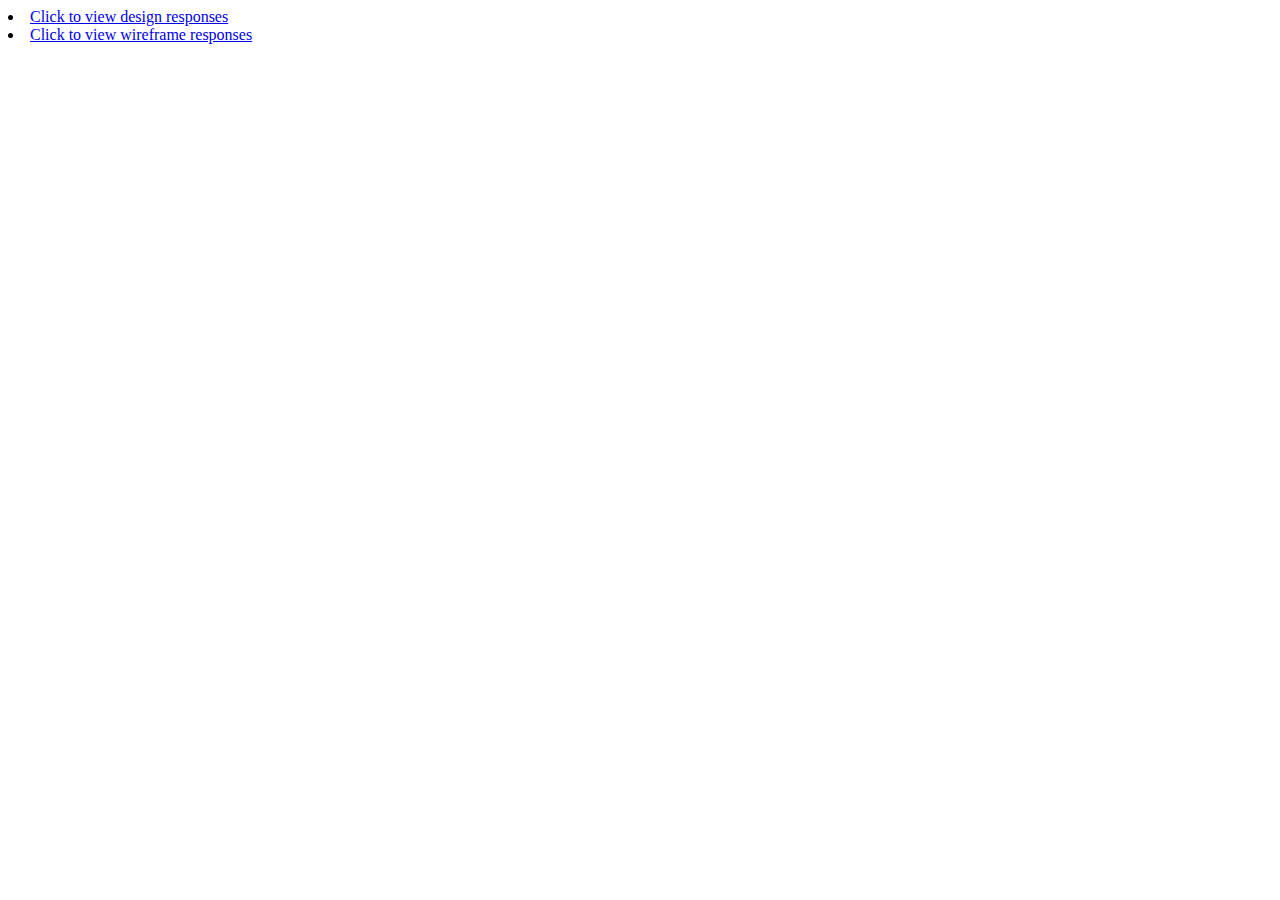
<file: hw/hw2/index.html>
<html>
	<head>
		<title>Fiddling with shapes</title>
		<!-- What file should we link in this <head> tag? -->
	</head>
<body>
	<div id="container">
		<div id="first-row" class="row">
			<div class="square"></div>
			<div class="circle green"></div>
			<div class="square"></div>
			<div class="circle fancy"></div>
			<div class="circle"></div>
		</div>

		<div id="second-row" class="row">
			<div class="circle"></div>
			<div class="square fancy"></div>
			<div class="circle fancy"></div>
			<div class="circle"></div>
			<div class="circle fancy green"></div>
		</div>

		<div id="third-row" class="row">
			<div class="circle"></div>
			<div class="circle green"></div>
			<div class="circle"></div>
			<div class="square fancy"></div>
			<div class="square"></div>
		</div>

		<div id="fourth-row" class="row">
			<div class="square"></div>
			<div class="circle"></div>
			<div class="circle fancy"></div>
			<div class="circle"></div>
			<div class="circle"></div>
		</div>

		<div id="fifth-row" class="row">
			<div class="circle"></div>
			<div class="circle fancy"></div>
			<div class="circle"></div>
			<div class="square"></div>
			<div class="circle green"></div>
		</div>

		<li><a href="design_responses.html">Click to view design responses</a></li>
		<li><a href="wireframes.html">Click to view wireframe responses</a></li>
	</div>
</body>
</html>
</file>
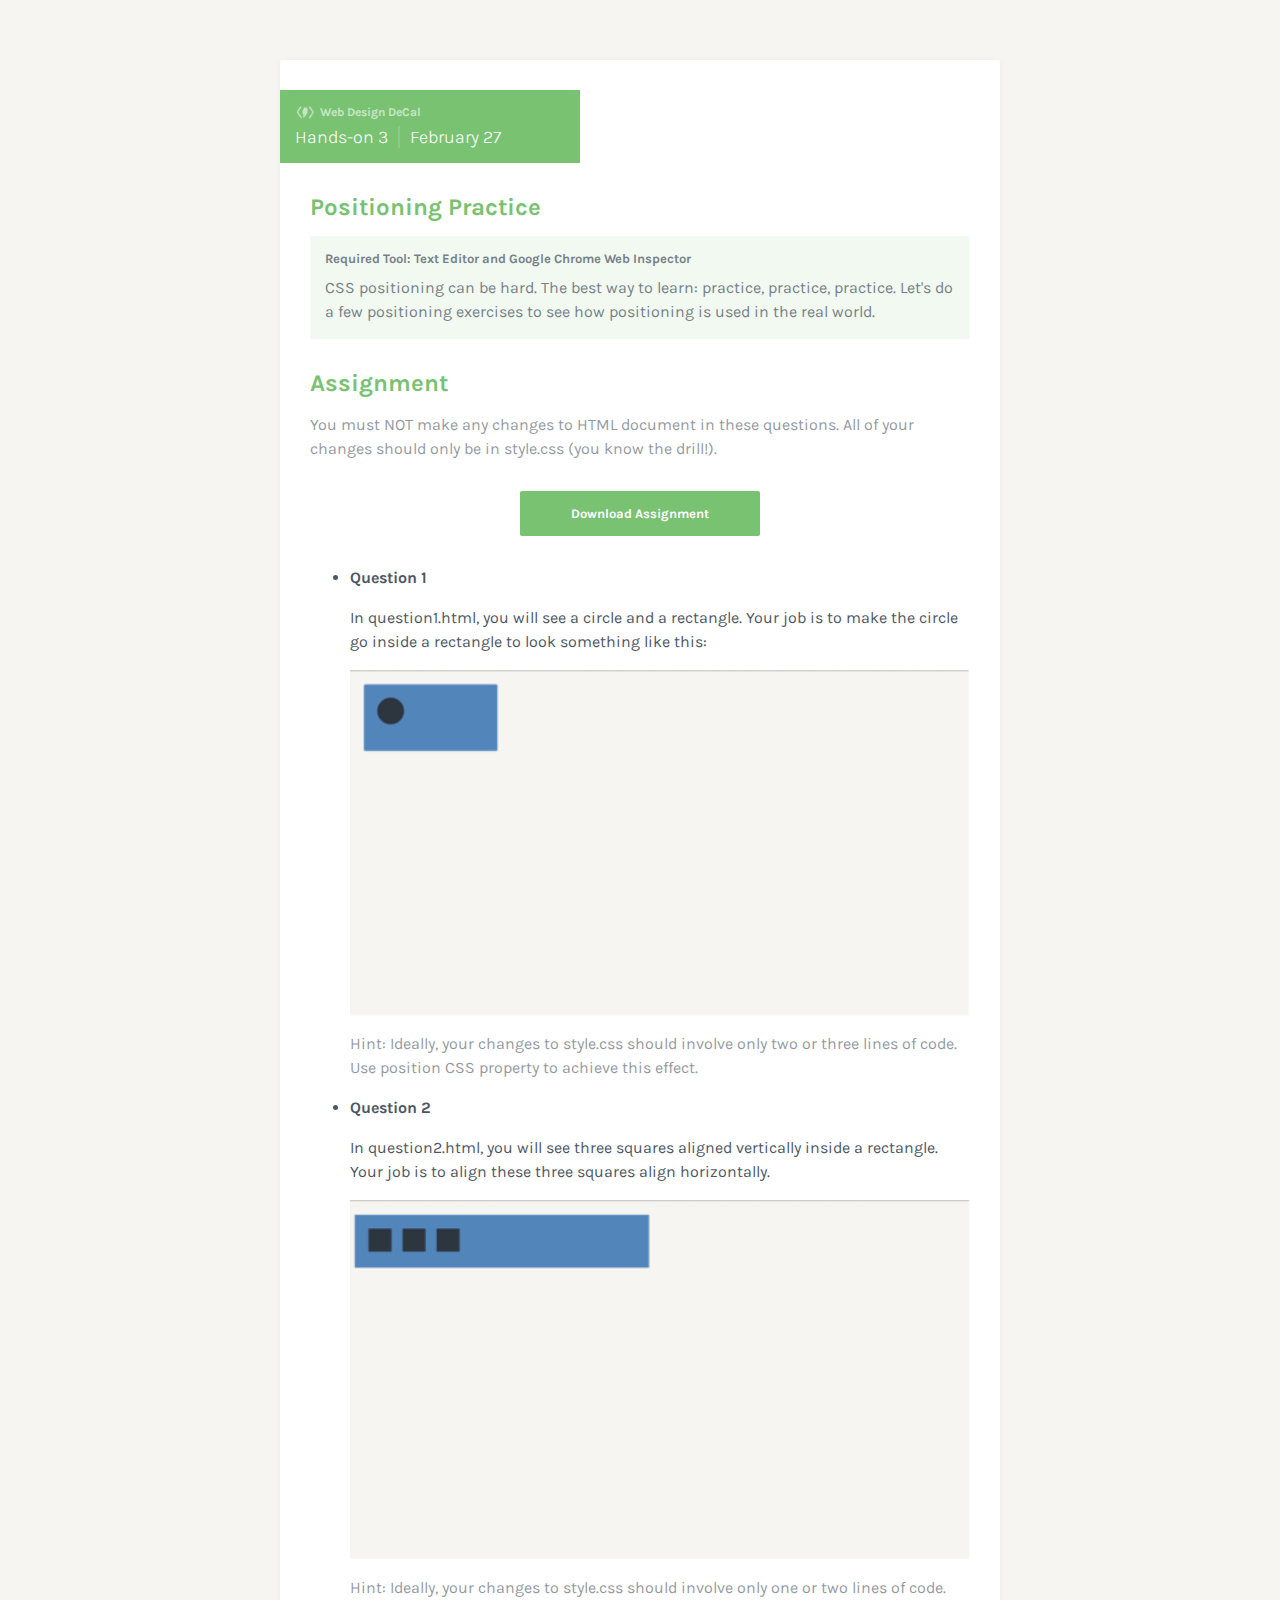
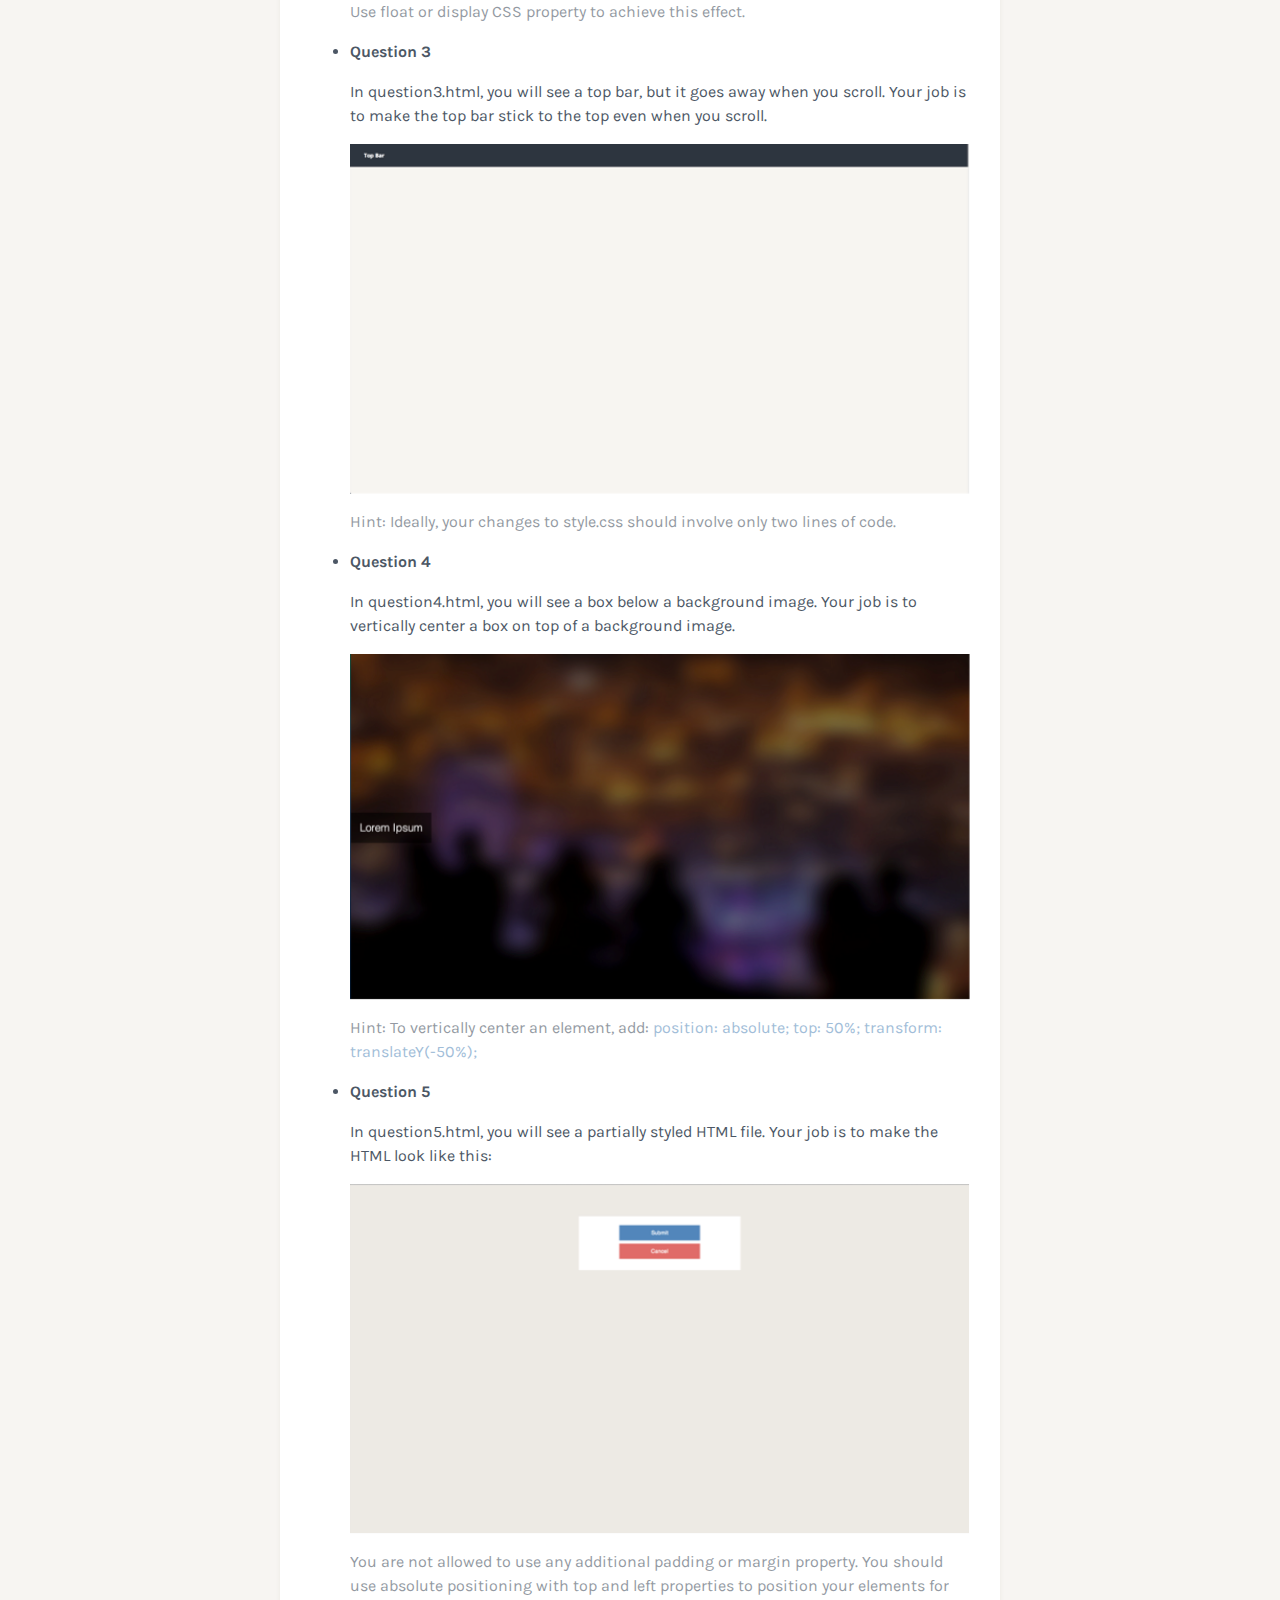
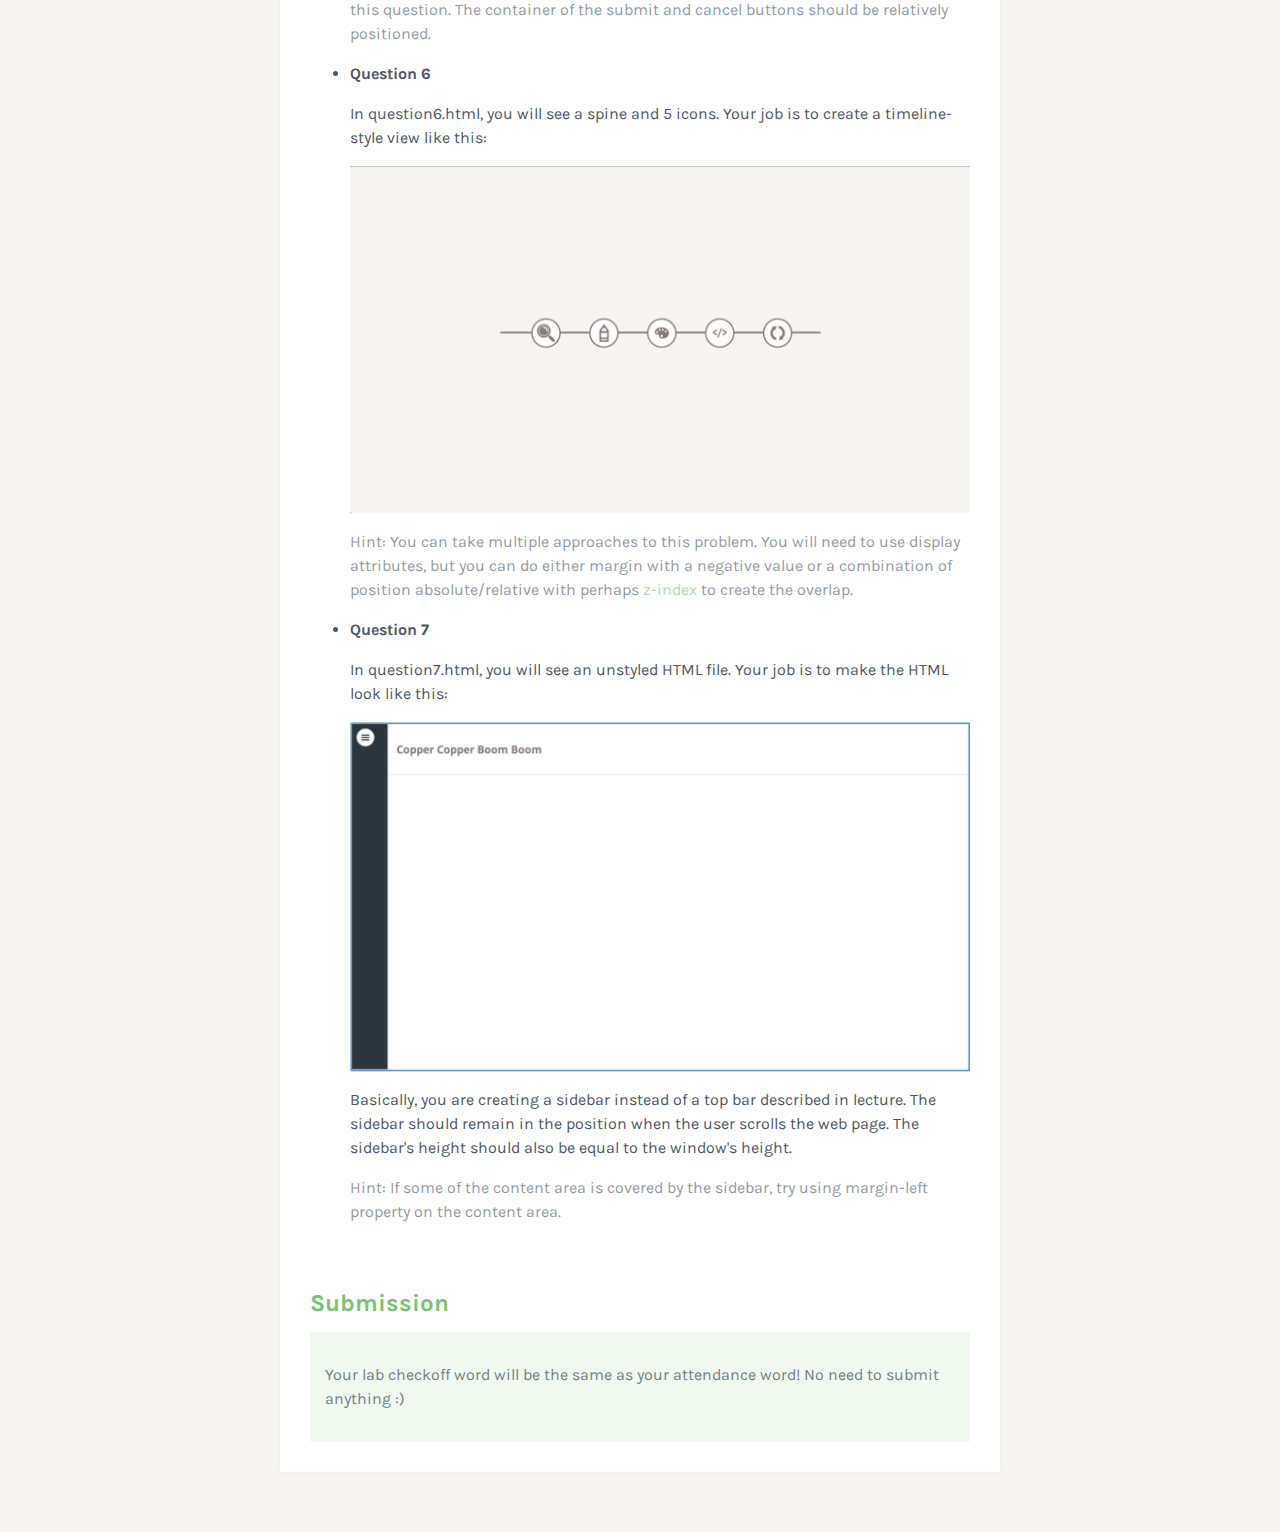
<file: lab/lab4/index.html>
<html>
<head>
	<meta http-equiv="Content-Type" content="text/html; charset=windows-1252">
    <title>Hands-on 3</title>
    <link rel="stylesheet" type="text/css" href="assets/css/style.css">
    <link href="https://fonts.googleapis.com/css?family=Karla" rel="stylesheet">
	<style type="text/css"></style>
</head>
<body>
	<div id="container">
		<div id="header">
			<div id="header-caption">
				<div id="header-caption-logo"><img class="img-scaled" src="assets/images/logo.png"></div>
				<div id="header-caption-name">Web Design DeCal</div>
				<div class="clear"></div>
			</div>
			<div id="header-content">
				<!-- ASSIGNMENT NAME -->
				<div id="header-title">Hands-on 3</div>
				<!-- DUE DATE -->
				<div id="header-due">February 27</div>
				<div class="clear"></div>
			</div>
		</div>
		<div class="section">
			<div class="info">
				<!-- ASSIGNMENT TITLE -->
				<div class="info-title">Positioning Practice</div>
				<div class="info-content">
					<!-- REQUIRED TOOLS -->
					<div class="info-required">Required Tool: Text Editor and Google Chrome Web Inspector</div>
					<!-- INTRODUCTION -->
					<div class="info-intro">CSS positioning can be hard. The best way to learn: practice, practice, practice. Let's do a few positioning exercises to see how positioning is used in the real world.</div>
				</div>
			</div>
			<div class="body">
				<div class="body-header">Assignment</div>
				<!-- CONTENT -->

				<!-- Styled Tags; P, UL, LI, .caption, A, IMG-->
				<!-- Add P Tags for each paragraph -->
				<!-- Use UL LI Tags for each lists -->
				<!-- Use P Tags with "caption" class for paragraph captions (60% opacity) -->
				<!-- Use IMG Tags for images -->

				<p class="caption">You must NOT make any changes to HTML document in these questions. All of your changes should only be in style.css (you know the drill!).</p>
				<a href="lab4.zip"><div class="download">Download Assignment</div></a>

				<ul>
					<li>
						<h1>Question 1</h1>
						<p>In question1.html, you will see a circle and a rectangle. Your job is to make the circle go inside a rectangle to look something like this:</p>
						<img src="assets/images/q1.png">
						<p class="caption">Hint: Ideally, your changes to style.css should involve only two or three lines of code. Use position CSS property to achieve this effect.</p>
					</li>
					<li>
						<h1>Question 2</h1>
						<p>In question2.html, you will see three squares aligned vertically inside a rectangle. Your job is to align these three squares align horizontally.</p>
						<img src="assets/images/q2.png">
						<p class="caption">Hint: Ideally, your changes to style.css should involve only one or two lines of code. Use float or display CSS property to achieve this effect.</p>
					</li>
					<li>
						<h1>Question 3</h1>
						<p>In question3.html, you will see a top bar, but it goes away when you scroll. Your job is to make the top bar stick to the top even when you scroll.</p>
						<img src="assets/images/q3.png">
						<p class="caption">Hint: Ideally, your changes to style.css should involve only two lines of code.</p>
					</li>
					<li>
						<h1>Question 4</h1>
						<p>In question4.html, you will see a box below a background image. Your job is to vertically center a box on top of a background image.</p>
						<img src="assets/images/q4.png">
						<p class="caption">Hint: To vertically center an element, add: <span class="tag">position: absolute; top: 50%; transform: translateY(-50%);</span></p>
					</li>
					<li>
						<h1>Question 5</h1>
						<p>In question5.html, you will see a partially styled HTML file. Your job is to make the HTML look like this:</p>
						<img src="assets/images/q5.png">
						<p class="caption">You are not allowed to use any additional padding or margin property. You should use absolute positioning with top and left properties to position your elements for this question. The container of the submit and cancel buttons should be relatively positioned.</p>
					</li>
					<li>
						<h1>Question 6</h1>
						<p>In question6.html, you will see a spine and 5 icons. Your job is to create a timeline-style view like this:</p>
						<img src="assets/images/q6.png">
						<p class="caption">Hint: You can take multiple approaches to this problem. You will need to use display attributes, but you can do either margin with a negative value or a combination of position absolute/relative with perhaps <a href="https://developer.mozilla.org/en-US/docs/Web/CSS/z-index" target="_blank">z-index</a> to create the overlap.</p>
					</li>
					<li>
						<h1>Question 7</h1>
						<p>In question7.html, you will see an unstyled HTML file. Your job is to make the HTML look like this:</p>
						<img src="assets/images/q7.png">
						<p>Basically, you are creating a sidebar instead of a top bar described in lecture.  The sidebar should remain in the position when the user scrolls the web page. The sidebar's height should also be equal to the window's height.</p>
						<p class="caption">Hint: If some of the content area is covered by the sidebar, try using margin-left property on the content area.</p>
					</li>
			</ul></div>
			<br>

		</div>
		<div id="submission">
			<div id="submission-header">Submission</div>
			<div id="submission-content">
				<p>Your lab checkoff word will be the same as your attendance word! No need to submit anything :)</p>

			</div>
		</div>
	</div>
</body>
</html>
</file>
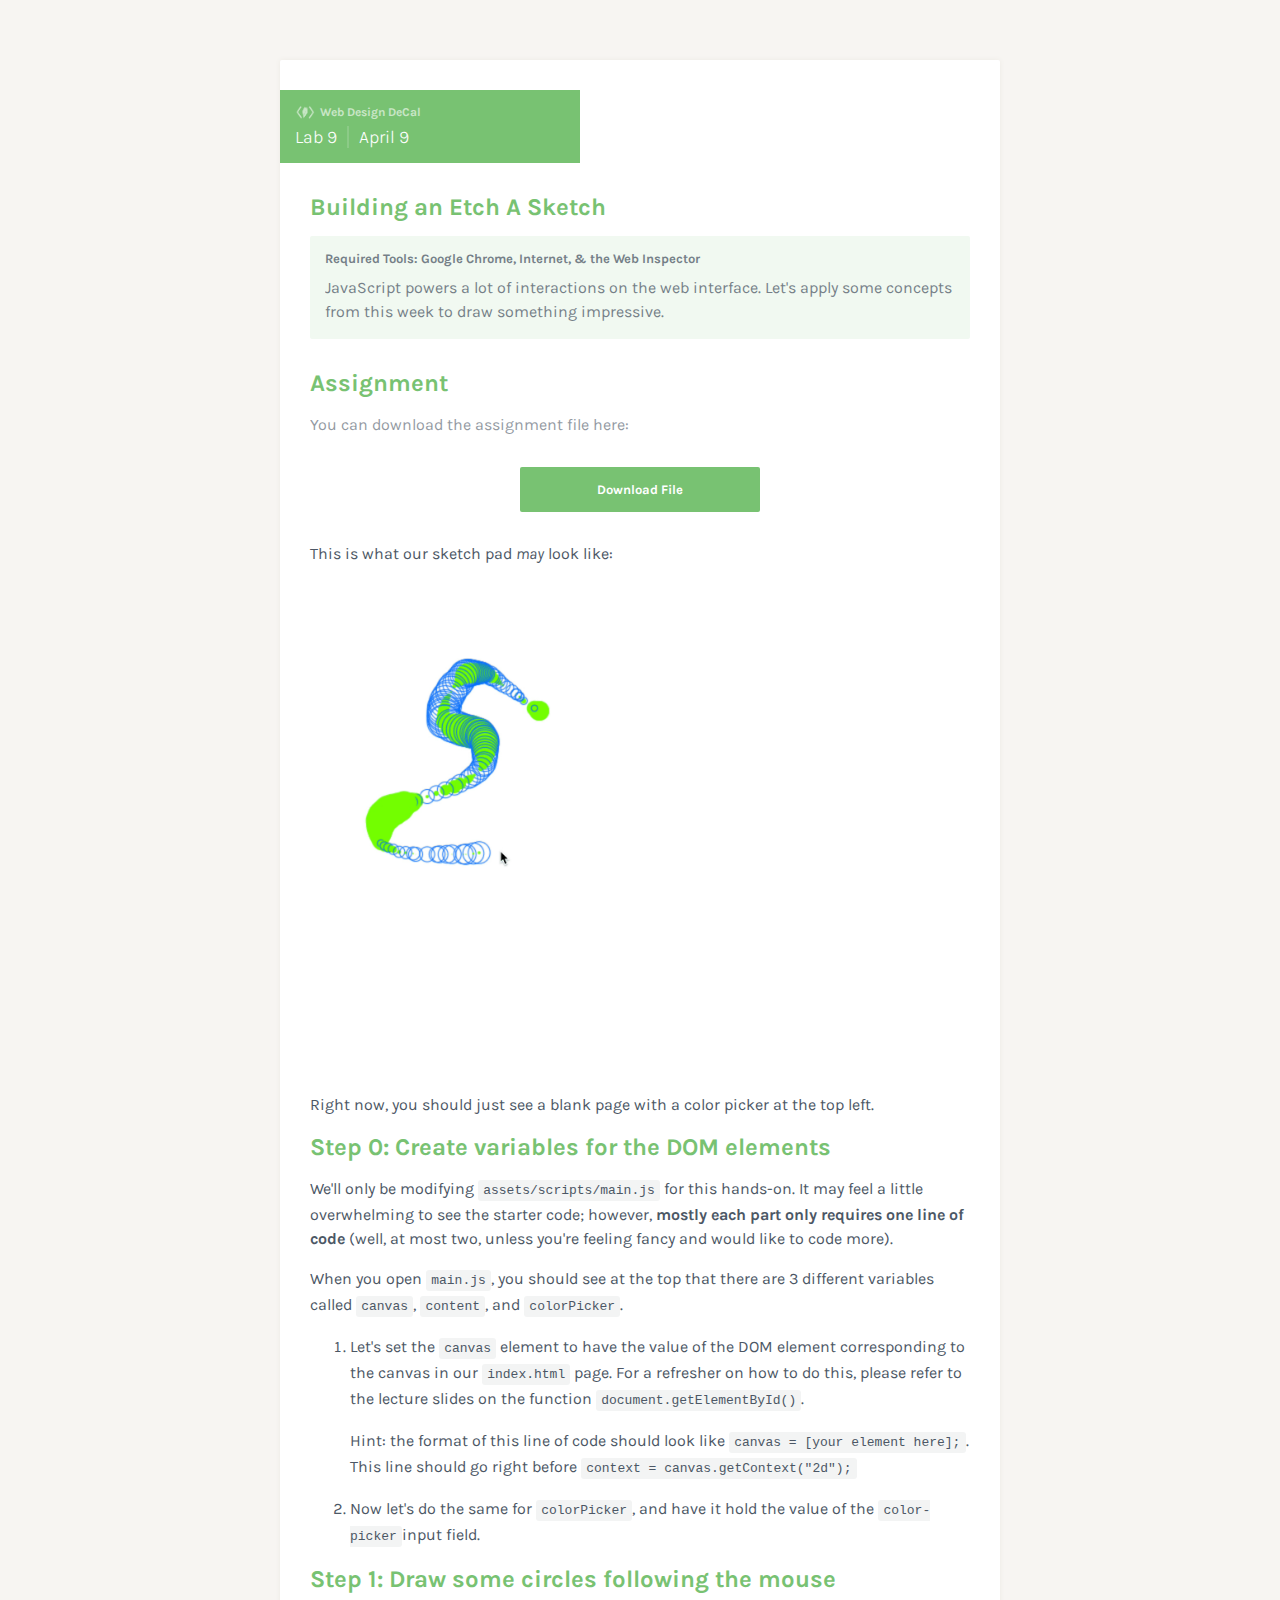
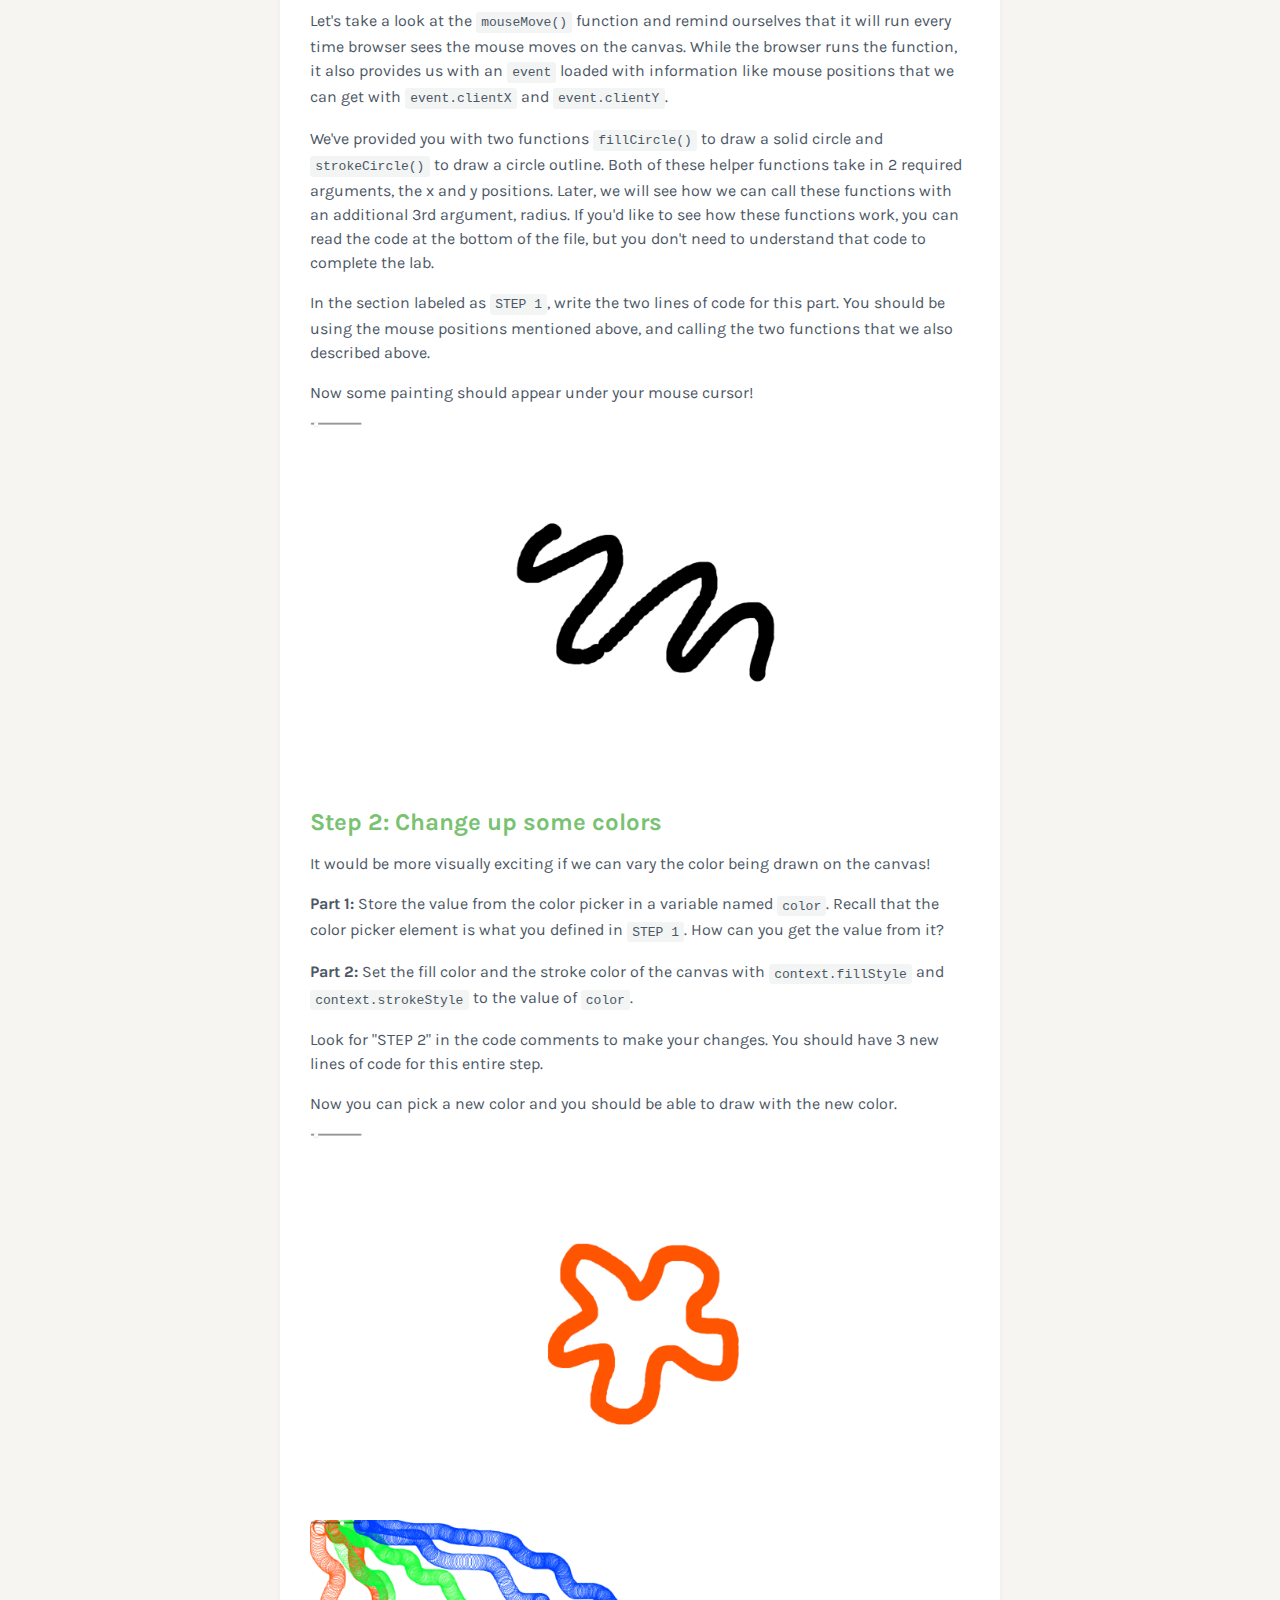
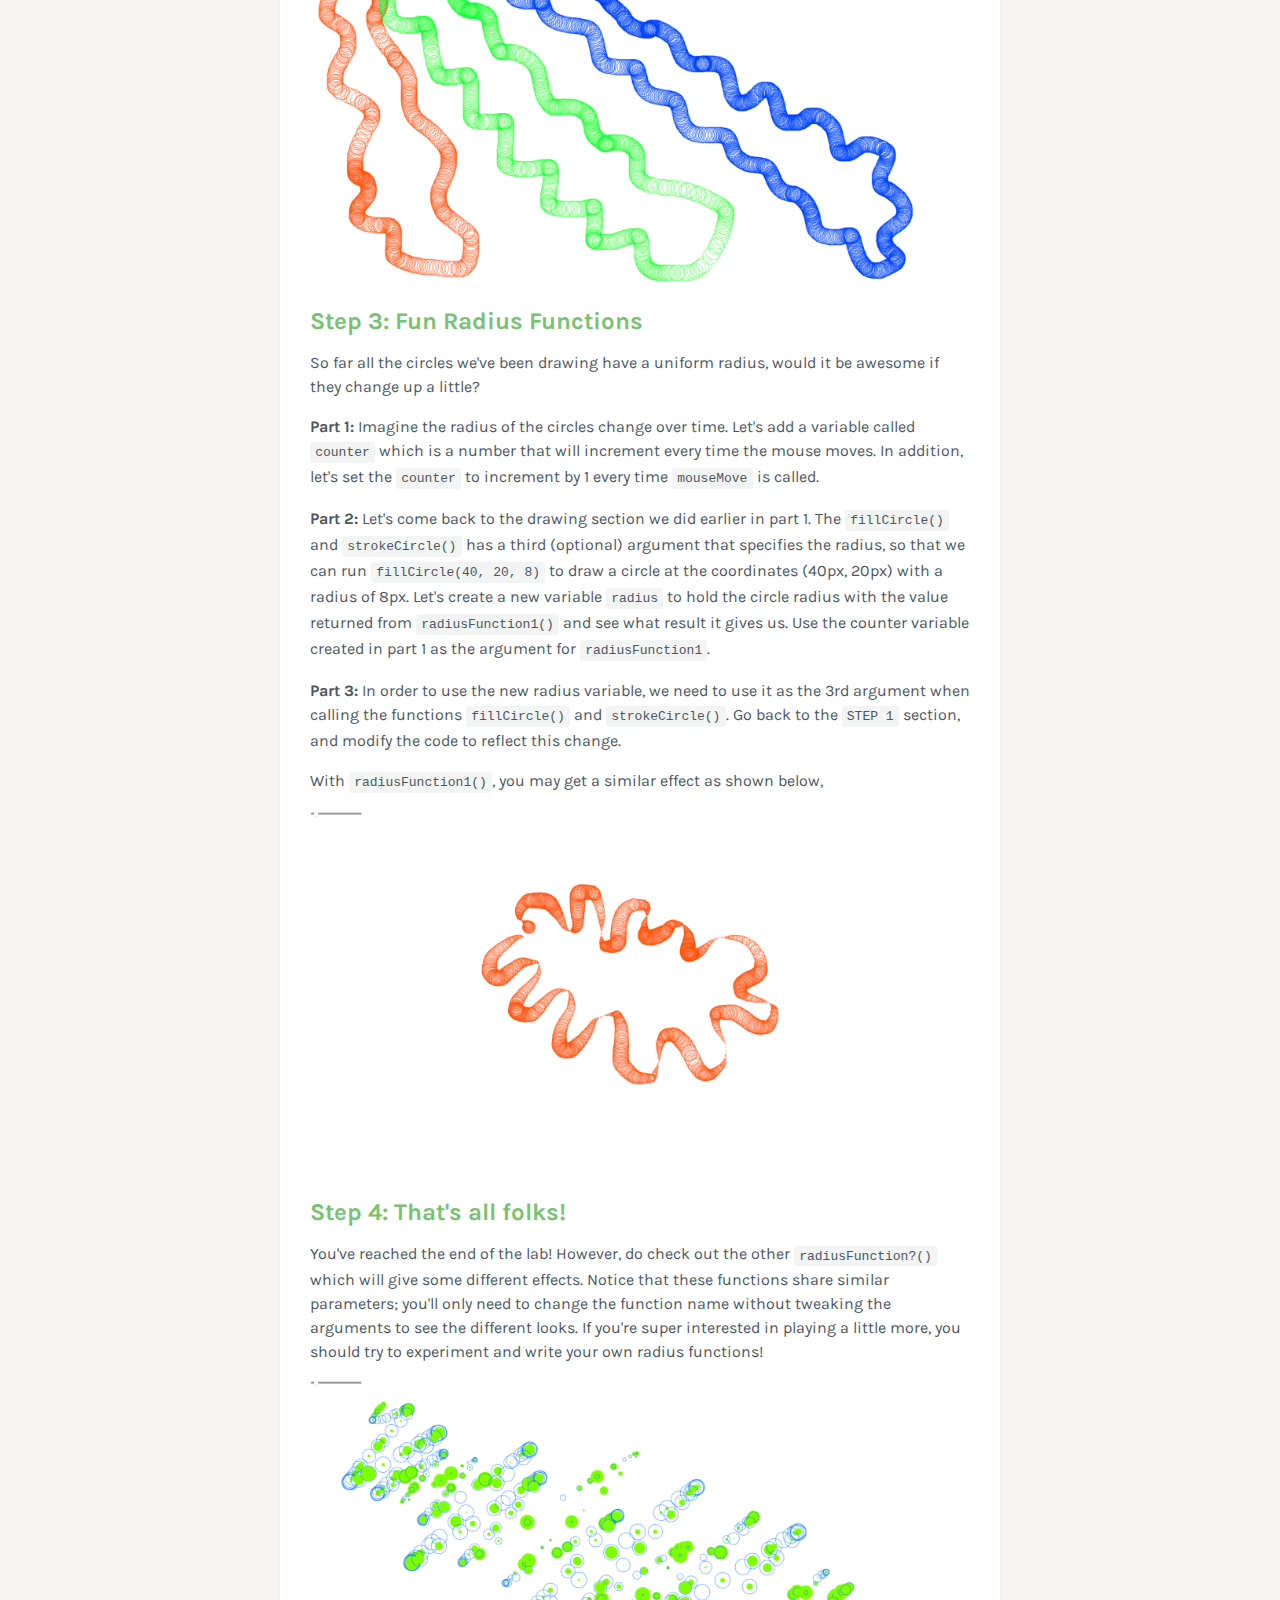
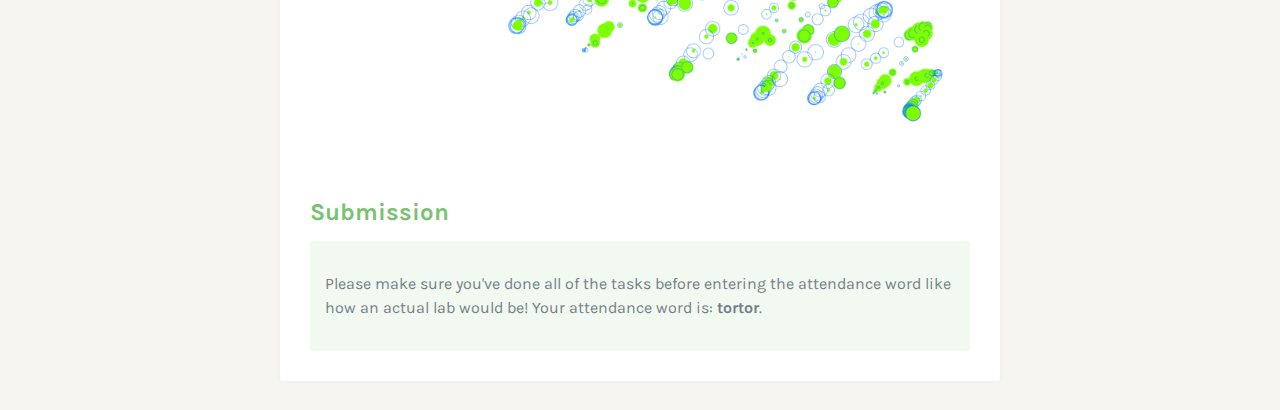
<file: lab/lab9/index.html>
<html>
<head>
	<meta http-equiv="Content-Type" content="text/html; charset=windows-1252">
    <title>WDD Lab 9</title>
    <link rel="stylesheet" type="text/css" href="assets/styles/style.css">
	<link href="https://fonts.googleapis.com/css?family=Karla" rel="stylesheet">
	<style type="text/css"></style>
</head>
<body>
	<div id="container">
		<div id="header">
			<div id="header-caption">
				<div id="header-caption-logo"><img class="img-scaled" src="assets/images/logo.png" /></div>
				<div id="header-caption-name">Web Design DeCal</div>
				<div class="clear"></div>
			</div>
			<div id="header-content">
				<!-- ASSIGNMENT NAME -->
				<div id="header-title">Lab 9</div>
				<!-- DUE DATE -->
				<div id="header-due">April 9</div>
				<div class="clear"></div>
			</div>
		</div>
		<div class="section">
			<div class="info">
				<!-- ASSIGNMENT TITLE -->
				<div class="info-title">Building an Etch A Sketch</div>
				<div class="info-content">
					<!-- REQUIRED TOOLS -->
					<div class="info-required">Required Tools: Google Chrome, Internet, & the Web Inspector</div>
					<!-- INTRODUCTION -->
					<div class="info-intro">JavaScript powers a lot of interactions on the web interface. Let's apply some concepts from this week to draw something impressive.</div>
				</div>
			</div>
			<div class="body">
				<div class="body-header">Assignment</div>
				<!-- CONTENT -->

				<!-- Styled Tags; P, UL, LI, .caption, A, IMG-->
				<!-- Add P Tags for each paragraph -->
				<!-- Use UL LI Tags for each lists -->
				<!-- Use P Tags with "caption" class for paragraph captions (60% opacity) -->
				<!-- Use IMG Tags for images -->
				<p class="caption">You can download the assignment file here:</p>
				<a href="lab9.zip"><div class="download">Download File</div></a>

				<p>This is what our sketch pad <em>may</em> look like:</p>
				<img src="assets/images/final.gif" />

				<p>Right now, you should just see a blank page with a color picker at the top left.</p>

				<div class="body-header">Step 0: Create variables for the DOM elements</div>

				<p>We'll only be modifying <code>assets/scripts/main.js</code> for this hands-on. It may feel a little overwhelming to see the starter code; however, <strong>mostly each part only requires one line of code</strong> (well, at most two, unless you're feeling fancy and would like to code more).</p>

				<p>When you open <code>main.js</code>, you should see at the top that there are 3 different variables called <code>canvas</code>, <code>content</code>, and <code>colorPicker</code>.</p>

				<ol>
					<li>
						<p></p>Let's set the <code>canvas</code> element to have the value of the DOM element corresponding to the canvas in our <code>index.html</code> page. For a refresher on how to do this, please refer to the lecture slides on the function <code>document.getElementById()</code>.
						<p>Hint: the format of this line of code should look like <code>canvas = [your element here];</code>. This line should go right before <code>context = canvas.getContext("2d");</code></p>
					</li>
					<li>Now let's do the same for <code>colorPicker</code>, and have it hold the value of the <code>color-picker</code>input field.</li>
				</ol>

				<div class="body-header">Step 1: Draw some circles following the mouse</div>

				<p>Let's take a look at the <code>mouseMove()</code> function and remind ourselves that it will run every time browser sees the mouse moves on the canvas. While the browser runs the function, it also provides us with an <code>event</code> loaded with information like mouse positions that we can get with <code>event.clientX</code> and <code>event.clientY</code>.</p>

				<p>We've provided you with two functions <code>fillCircle()</code> to draw a solid circle and <code>strokeCircle()</code> to draw a circle outline. Both of these helper functions take in 2 required arguments, the x and y positions. Later, we will see how we can call these functions with an additional 3rd argument, radius. If you'd like to see how these functions work, you can read the code at the bottom of the file, but you don't need to understand that code to complete the lab.</code></p>

				<p>In the section labeled as <code>STEP 1</code>, write the two lines of code for this part. You should be using the mouse positions mentioned above, and calling the two functions that we also described above.</p>

				<p>Now some painting should appear under your mouse cursor!</p>

				<img src="assets/images/step-1.png">

				<div class="body-header">Step 2: Change up some colors</div>

				<p>It would be more visually exciting if we can vary the color being drawn on the canvas!</p>

				<p><strong>Part 1:</strong> Store the value from the color picker in a variable named <code>color</code>. Recall that the color picker element is what you defined in <code>STEP 1</code>. How can you get the value from it?</p>

				<p><strong>Part 2:</strong> Set the fill color and the stroke color of the canvas with <code>context.fillStyle</code> and <code>context.strokeStyle</code> to the value of <code>color</code>.</p>

				<p>Look for "STEP 2" in the code comments to make your changes. You should have 3 new lines of code for this entire step.</p>

				<p>Now you can pick a new color and you should be able to draw with the new color.</p>

				<img src="assets/images/step-2-1.png">

				<img src="assets/images/step-2-2.png">

				<div class="body-header">Step 3: Fun Radius Functions</div>

				<p>So far all the circles we've been drawing have a uniform radius, would it be awesome if they change up a little?</p>

				<p><strong>Part 1:</strong> Imagine the radius of the circles change over time. Let's add a variable called <code>counter</code> which is a number that will increment every time the mouse moves. In addition, let's set the <code>counter</code> to increment by 1 every time <code>mouseMove</code> is called.</p>

				<p><strong>Part 2:</strong> Let's come back to the drawing section we did earlier in part 1. The <code>fillCircle()</code> and <code>strokeCircle()</code> has a third (optional) argument that specifies the radius, so that we can run <code>fillCircle(40, 20, 8)</code> to draw a circle at the coordinates (40px, 20px) with a radius of 8px. Let's create a new variable <code>radius</code> to hold the circle radius with the value returned from <code>radiusFunction1()</code> and see what result it gives us. Use the counter variable created in part 1 as the argument for <code>radiusFunction1</code>.</p>

				<p><strong>Part 3:</strong> In order to use the new radius variable, we need to use it as the 3rd argument when calling the functions <code>fillCircle()</code> and <code>strokeCircle()</code>. Go back to the <code>STEP 1</code> section, and modify the code to reflect this change. </p>

				<p>With <code>radiusFunction1()</code>, you may get a similar effect as shown below,</p>

				<img src="assets/images/step-3.png">

				<div class="body-header">Step 4: That's all folks!</div>

				<p>You've reached the end of the lab! However, do check out the other <code>radiusFunction?()</code> which will give some different effects. Notice that these functions share similar parameters; you'll only need to change the function name without tweaking the arguments to see the different looks. If you're super interested in playing a little more, you should try to experiment and write your own radius functions!</p>

				<img src="assets/images/step-4.png">

			</div>
		</div>
		<div id="submission">
			<div id="submission-header">Submission</div>
			<div id="submission-content">
				<p>Please make sure you've done all of the tasks before entering the attendance word like how an actual lab would be! Your attendance word is: <strong>tortor</strong>.</p>
			</div>
		</div>
	</div>
</body>
</html>
</file>
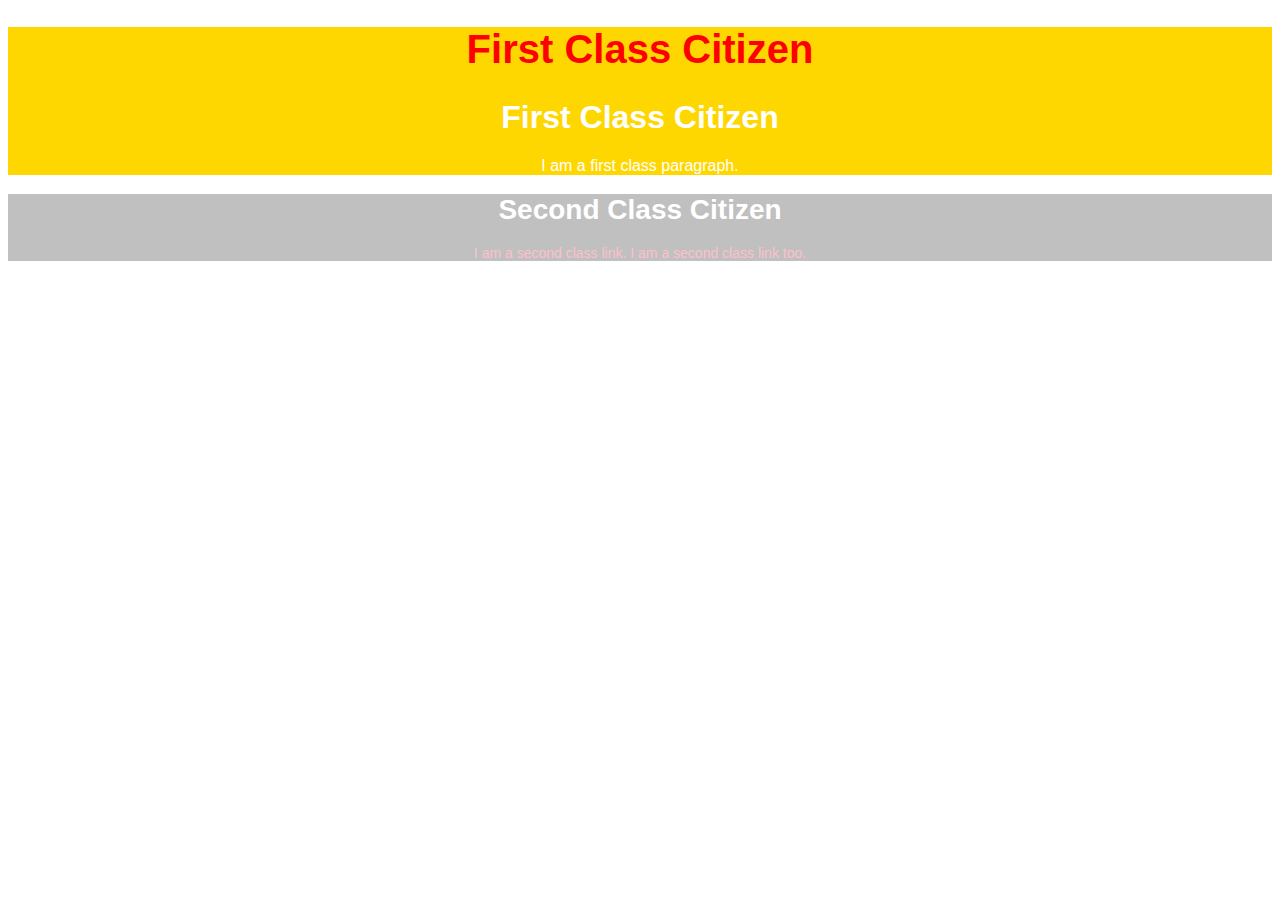
<file: lab/lab 2/css_example/index.html>
<!-- index.html -->

        <!DOCTYPE html>
        <html>
            <head>
                <title>Introduction to CSS</title>
                <link rel="stylesheet" href="assets/css/styles.css"/>
            </head>

            <body>
                <div class="first-class both-classes">
                    <h1 id="citizen-one">First Class Citizen</h1>
                    <h1 id="citizen-two">First Class Citizen</h1>
                    <p>I am a first class paragraph.</p>
                </div>
                <div class="second-class both-classes">
                    <h1 id="citizen-three">Second Class Citizen</h1>
                    <a class="second-class-link">I am a second class link.</a>
                    <a class="second-class-link">I am a second class link too.</a>
                </div>
            </body>
        </html>
</file>
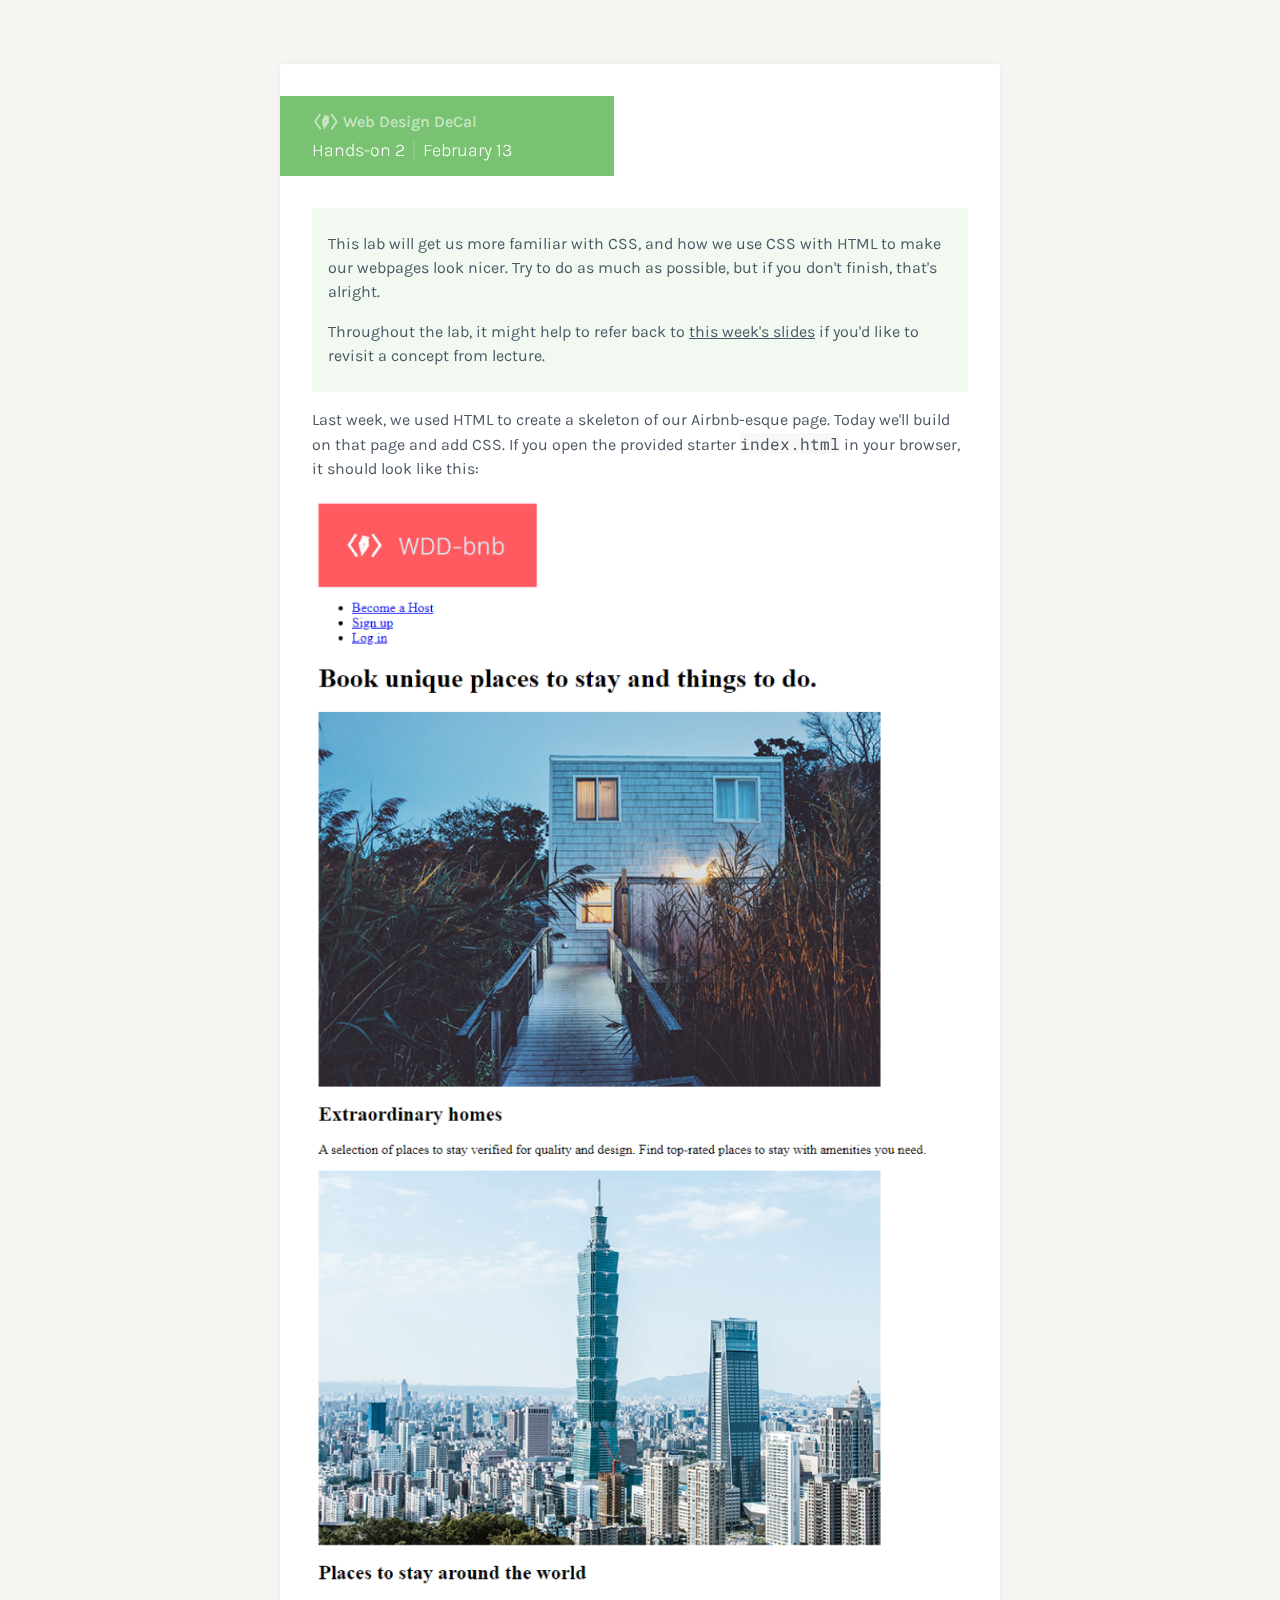
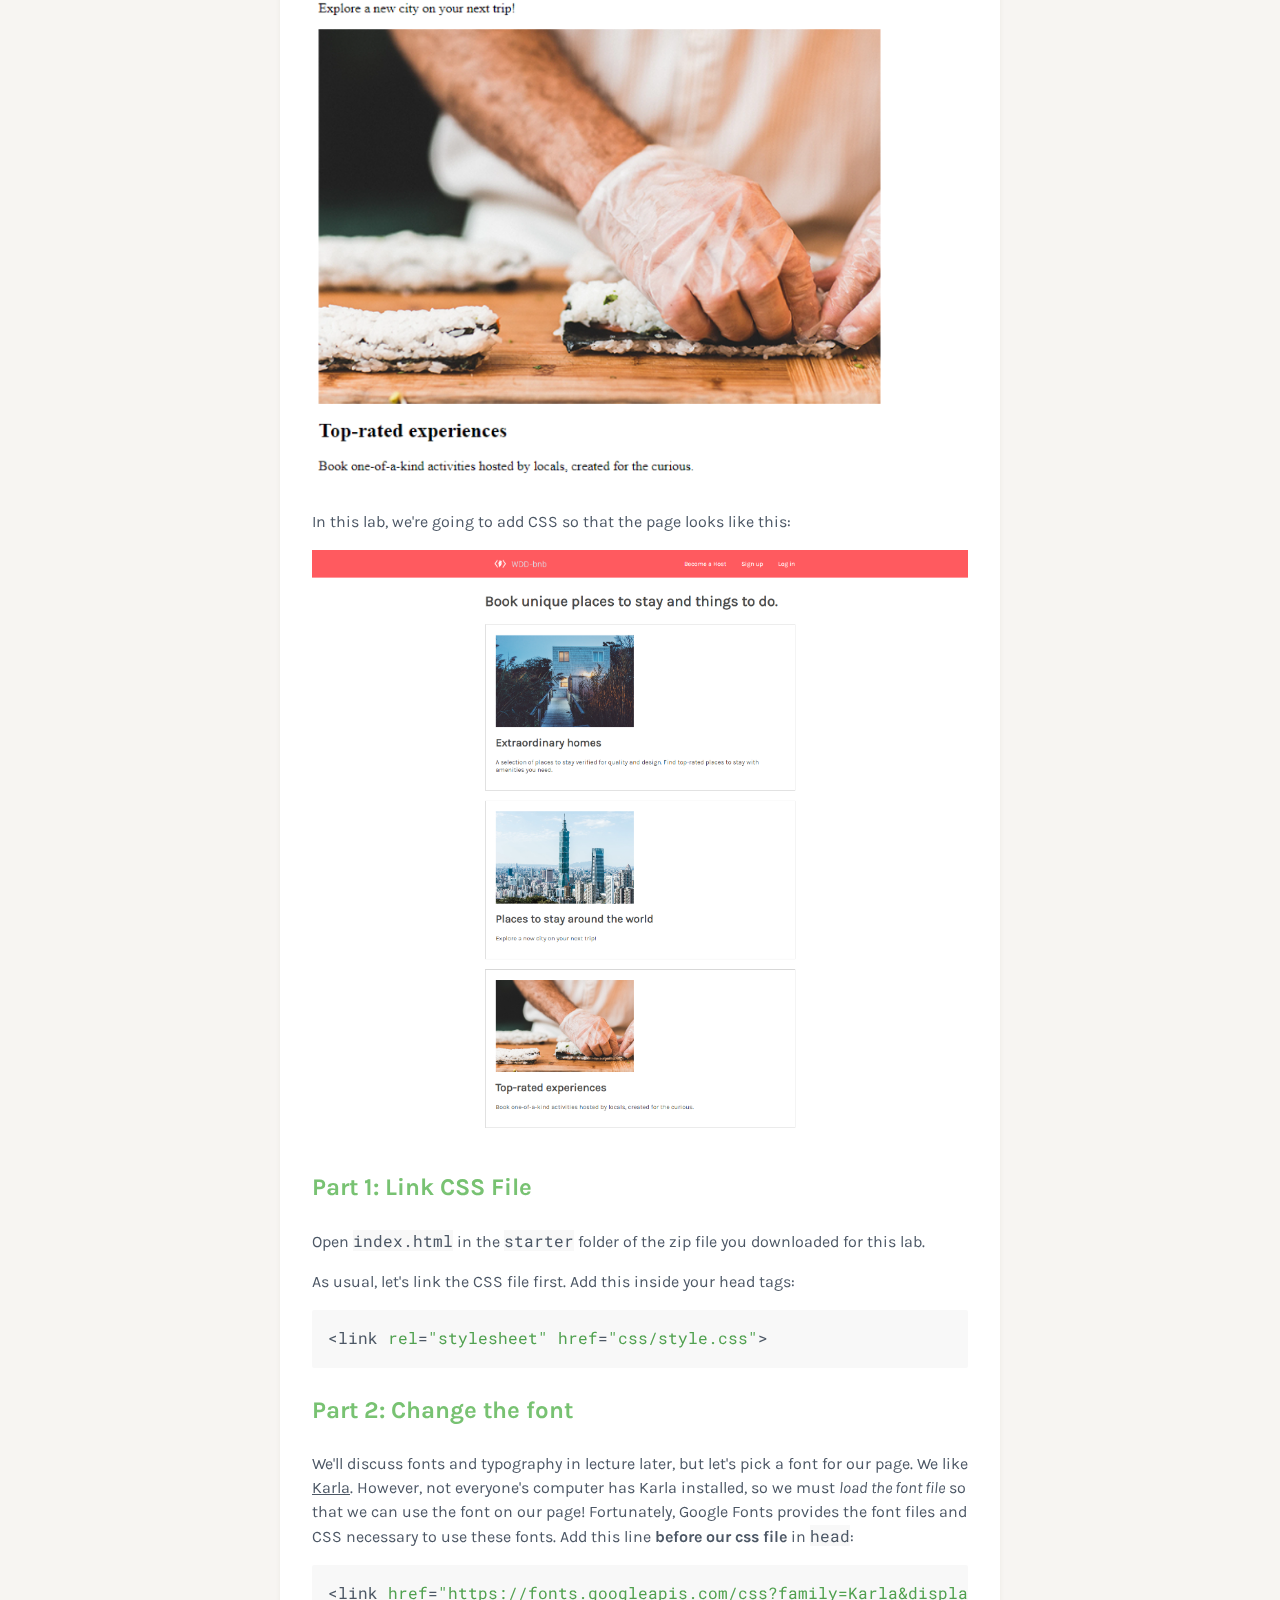
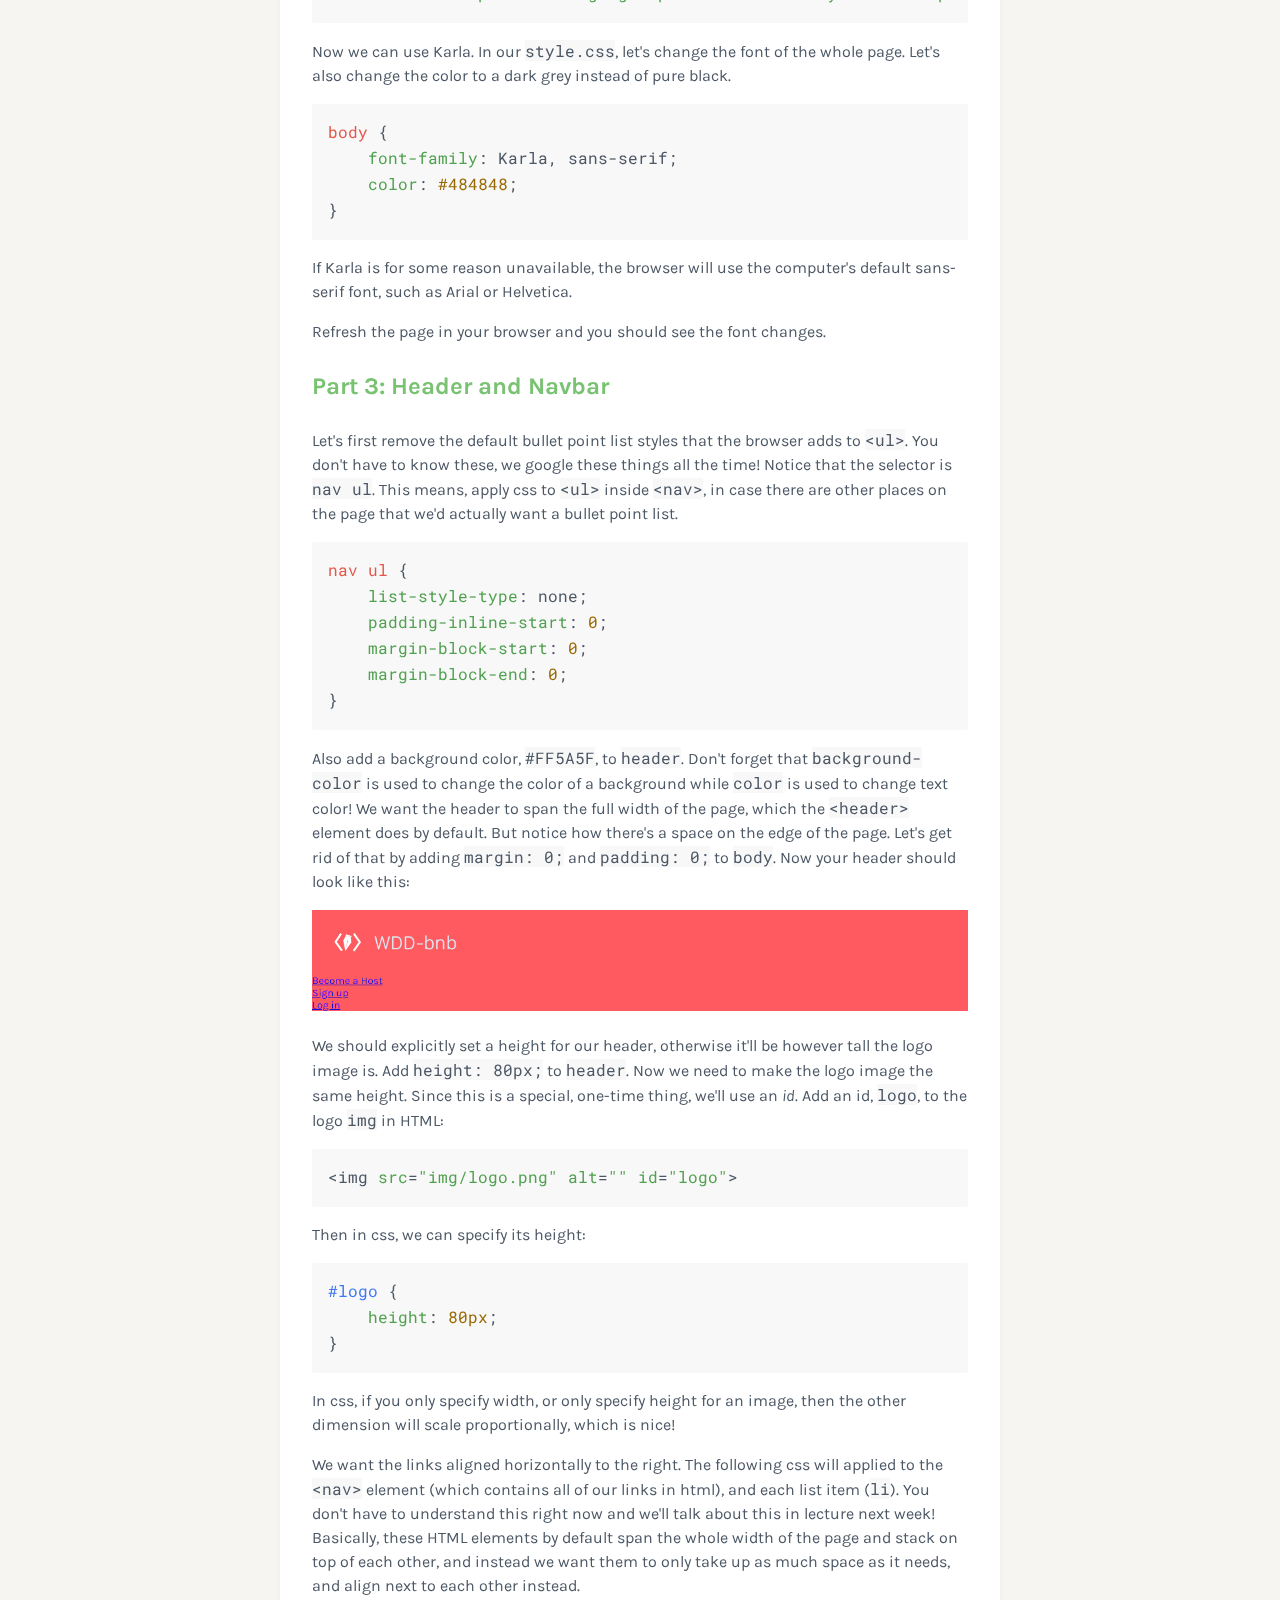
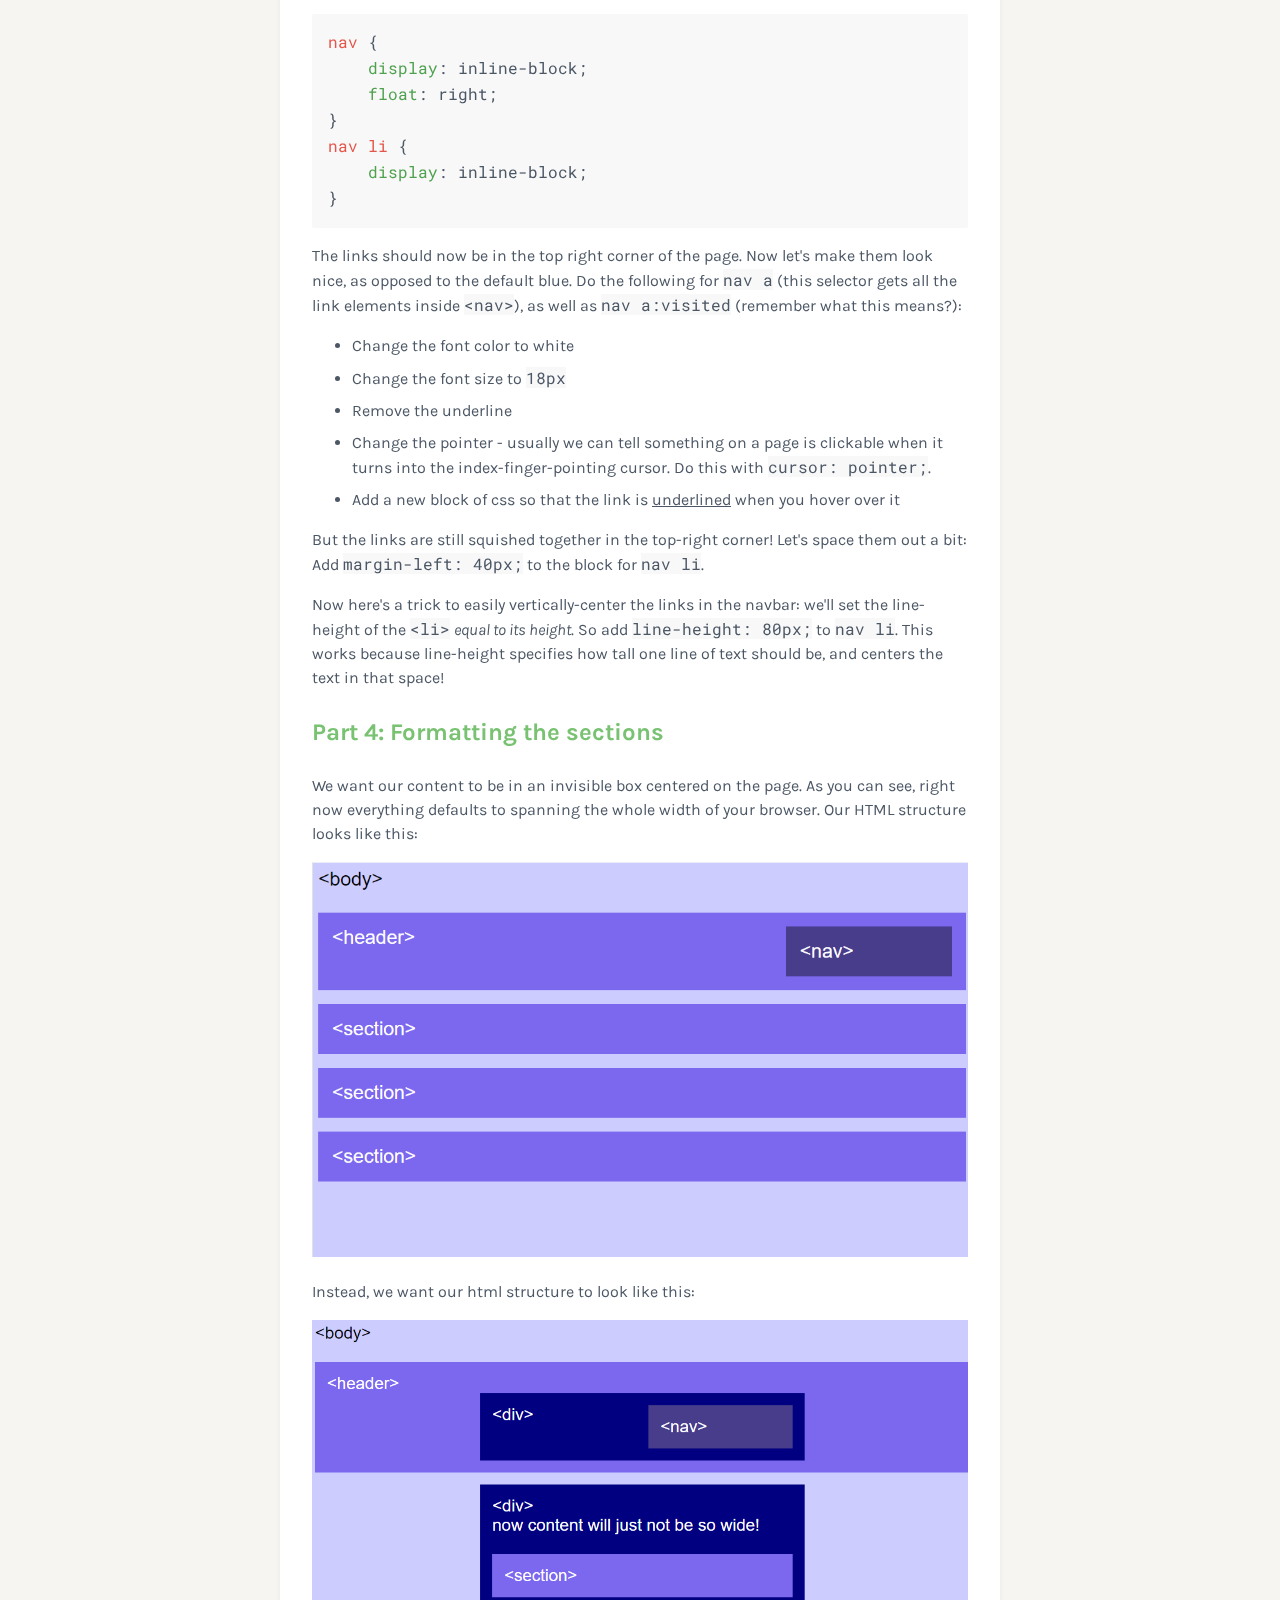
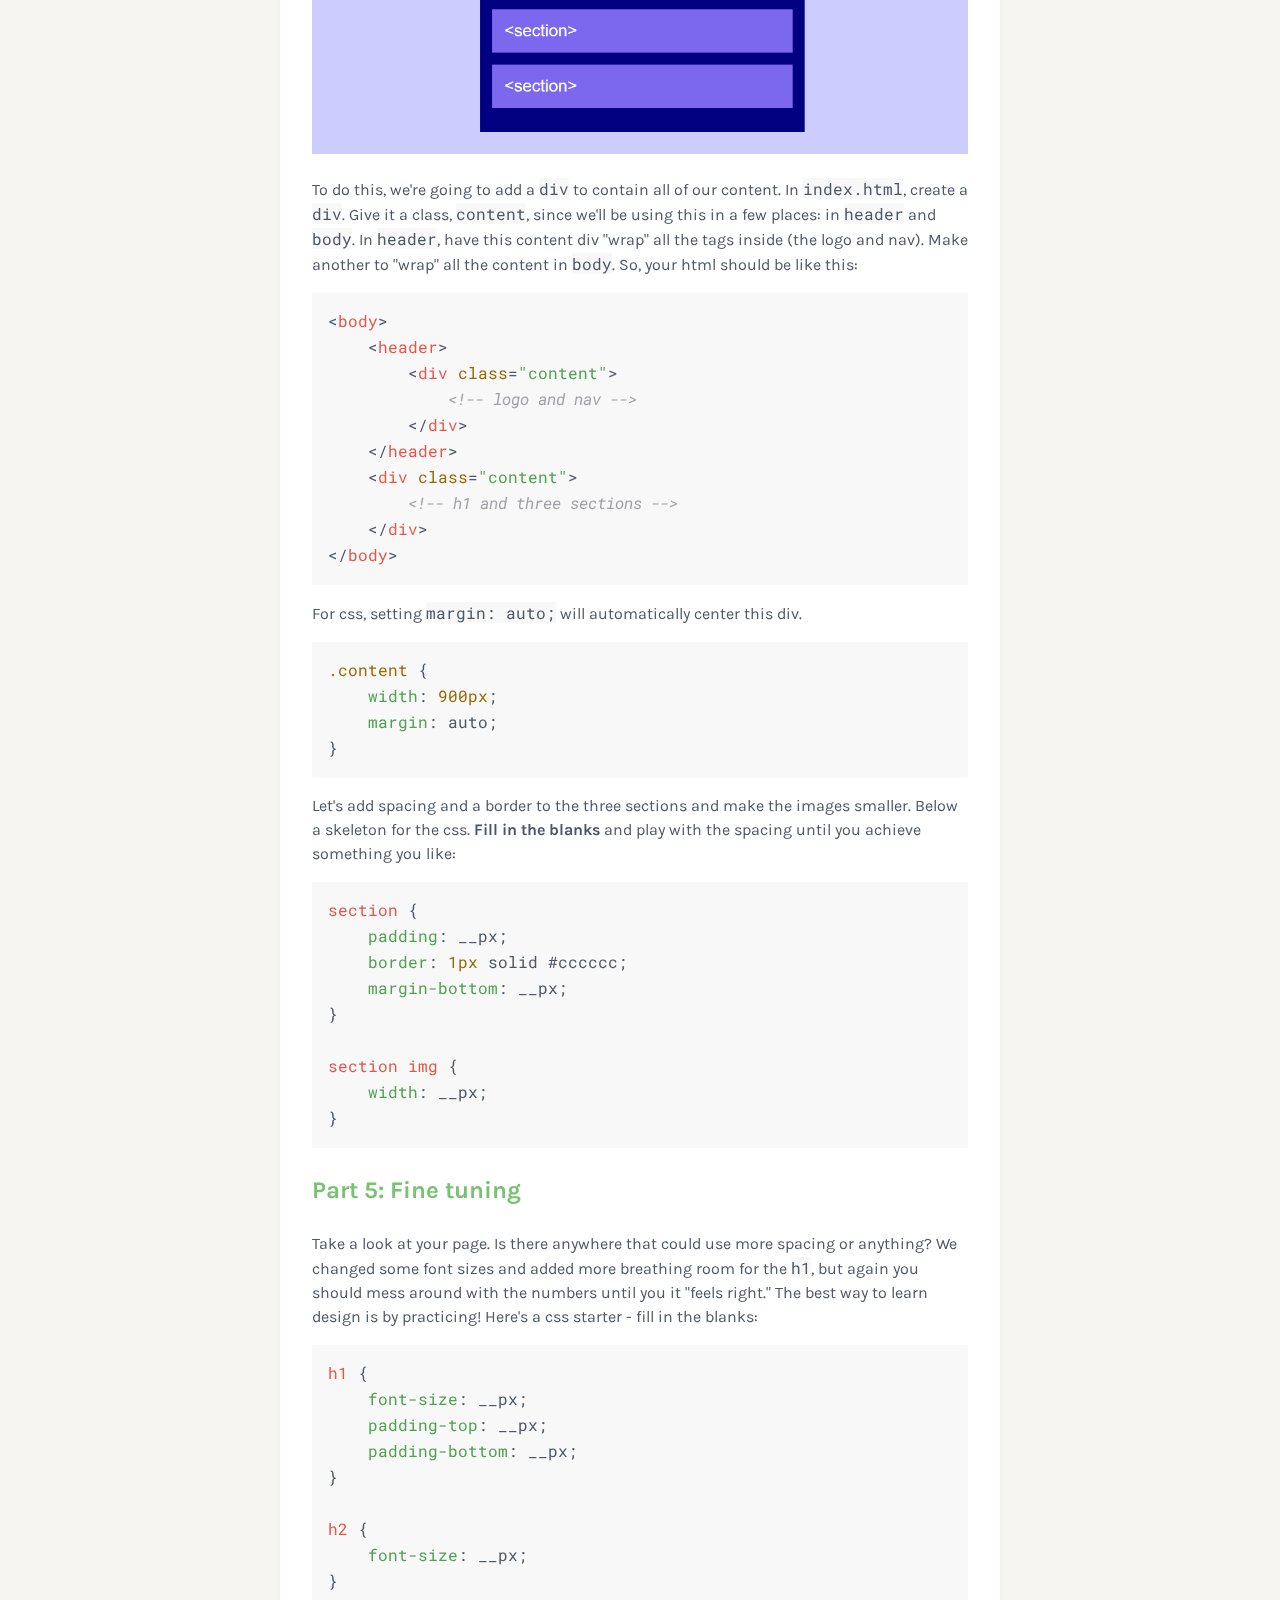
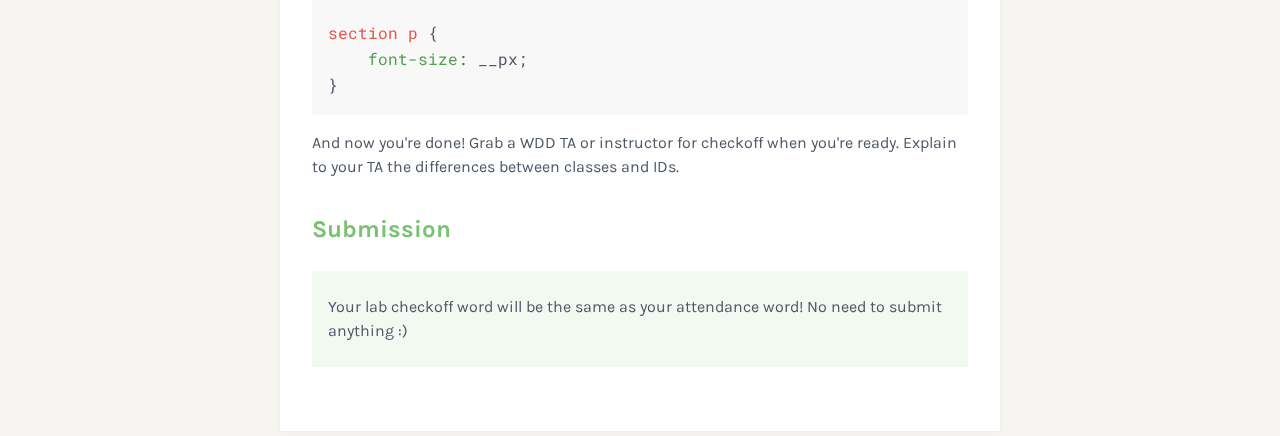
<file: lab/lab 2/instructions_dist/index.html>
<!-- Explorer starts here -->
<!-- Explorer ends here -->

<!doctype html>
<html>
<head>
    <meta charset="utf-8">
    <title>Hands-on 2</title>
    <link rel="stylesheet" type="text/css" href="-mark2html-resources\assets\styles\atom-one-light.css">
    <link rel="stylesheet" type="text/css" href="-mark2html-resources\assets\styles\style.css">
</head>
<body>
    <div id="container">
        <div id="header">
            <div id="header-caption">
                <img id="header-caption-logo" src="-mark2html-resources\assets\images\logo.png">
                <div id="header-caption-name">Web Design DeCal</div>
            </div>
            <div id="header-content">
                <div id="header-title">Hands-on 2</div>
                <div id="header-due">February 13</div>
            </div>
        </div>
        <div class="section">
            <div class="block block-highlight">

<p>This lab will get us more familiar with CSS, and how we use CSS with HTML to make our webpages look nicer. Try to do as much as possible, but if you don't finish, that's alright.</p>
<p>Throughout the lab, it might help to refer back to <a href="https://docs.google.com/presentation/d/12lgyxDpIbZCViaD1zv5uBdoke4Bho_eSKCYr8-AIf4Y/edit">this week's slides</a> if you'd like to revisit a concept from lecture.</p>

            </div>

<!-- Body starts here -->
<p>Last week, we used HTML to create a skeleton of our Airbnb-esque page. Today we'll build on that page and add CSS. If you open the provided starter <code>index.html</code> in your browser, it should look like this:</p>
<p><img src="assets\screenshot.png" alt="Our HTML skeleton." /></p>
<p>In this lab, we're going to add CSS so that the page looks like this:</p>
<p><img src="assets\screenshot2.png" alt="Final product." /></p>
<h2 id="part-1-link-css-file">Part 1: Link CSS File</h2>
<p>Open <code>index.html</code> in the <code>starter</code> folder of the zip file you downloaded for this lab.</p>
<p>As usual, let's link the CSS file first. Add this inside your head tags:</p>
<pre><code class="html language-html">&lt;link <span class="hljs-attribute">rel</span>=<span class="hljs-string">"stylesheet"</span> <span class="hljs-attribute">href</span>=<span class="hljs-string">"css/style.css"</span>&gt;</code></pre>
<h2 id="part-2-change-the-font">Part 2: Change the font</h2>
<p>We'll discuss fonts and typography in lecture later, but let's pick a font for our page. We like <a href="https://fonts.google.com/specimen/Karla">Karla</a>. However, not everyone's computer has Karla installed, so we must <em>load the font file</em> so that we can use the font on our page! Fortunately, Google Fonts provides the font files and CSS necessary to use these fonts. Add this line <strong>before our css file</strong> in <code>head</code>:</p>
<pre><code class="html language-html">&lt;link <span class="hljs-attribute">href</span>=<span class="hljs-string">"https://fonts.googleapis.com/css?family=Karla&amp;display=swap"</span> <span class="hljs-attribute">rel</span>=<span class="hljs-string">"stylesheet"</span>&gt;</code></pre>
<p>Now we can use Karla. In our <code>style.css</code>, let's change the font of the whole page. Let's also change the color to a dark grey instead of pure black. </p>
<pre><code class="css language-css"><span class="hljs-selector-tag">body</span> {
    <span class="hljs-attribute">font-family</span>: Karla, sans-serif;
    <span class="hljs-attribute">color</span>: <span class="hljs-number">#484848</span>;
}</code></pre>
<p>If Karla is for some reason unavailable, the browser will use the computer's default sans-serif font, such as Arial or Helvetica.</p>
<p>Refresh the page in your browser and you should see the font changes.</p>
<h2 id="part-3-header-and-navbar">Part 3: Header and Navbar</h2>
<p>Let's first remove the default bullet point list styles that the browser adds to <code>&lt;ul&gt;</code>. You don't have to know these, we google these things all the time! Notice that the selector is <code>nav ul</code>. This means, apply css to <code>&lt;ul&gt;</code> inside <code>&lt;nav&gt;</code>, in case there are other places on the page that we'd actually want a bullet point list.</p>
<pre><code class="css language-css"><span class="hljs-selector-tag">nav</span> <span class="hljs-selector-tag">ul</span> {
    <span class="hljs-attribute">list-style-type</span>: none;
    <span class="hljs-attribute">padding-inline-start</span>: <span class="hljs-number">0</span>;
    <span class="hljs-attribute">margin-block-start</span>: <span class="hljs-number">0</span>;
    <span class="hljs-attribute">margin-block-end</span>: <span class="hljs-number">0</span>;
}</code></pre>
<p>Also add a background color, <code>#FF5A5F</code>, to <code>header</code>. Don't forget that <code>background-color</code> is used to change the color of a background while <code>color</code> is used to change text color! We want the header to span the full width of the page, which the <code>&lt;header&gt;</code> element does by default. But notice how there's a space on the edge of the page. Let's get rid of that by adding <code>margin: 0;</code> and <code>padding: 0;</code> to <code>body</code>. Now your header should look like this:</p>
<p><img src="assets\header.png" alt="header." /></p>
<p>We should explicitly set a height for our header, otherwise it'll be however tall the logo image is. Add <code>height: 80px;</code> to <code>header</code>. Now we need to make the logo image the same height. Since this is a special, one-time thing, we'll use an <em>id</em>. Add an id, <code>logo</code>, to the logo <code>img</code> in HTML:</p>
<pre><code class="html language-html">&lt;img <span class="hljs-attribute">src</span>=<span class="hljs-string">"img/logo.png"</span> <span class="hljs-attribute">alt</span>=<span class="hljs-string">""</span> <span class="hljs-attribute">id</span>=<span class="hljs-string">"logo"</span>&gt;</code></pre>
<p>Then in css, we can specify its height:</p>
<pre><code class="css language-css"><span class="hljs-selector-id">#logo</span> {
    <span class="hljs-attribute">height</span>: <span class="hljs-number">80px</span>;
}</code></pre>
<p>In css, if you only specify width, or only specify height for an image, then the other dimension will scale proportionally, which is nice!</p>
<p>We want the links aligned horizontally to the right. The following css will applied to the <code>&lt;nav&gt;</code> element (which contains all of our links in html), and each list item (<code>li</code>). You don't have to understand this right now and we'll talk about this in lecture next week! Basically, these HTML elements by default span the whole width of the page and stack on top of each other, and instead we want them to only take up as much space as it needs, and align next to each other instead.</p>
<pre><code class="css language-css"><span class="hljs-selector-tag">nav</span> {
    <span class="hljs-attribute">display</span>: inline-block;
    <span class="hljs-attribute">float</span>: right;
}
<span class="hljs-selector-tag">nav</span> <span class="hljs-selector-tag">li</span> {
    <span class="hljs-attribute">display</span>: inline-block;
}</code></pre>
<p>The links should now be in the top right corner of the page. Now let's make them look nice, as opposed to the default blue. Do the following for <code>nav a</code> (this selector gets all the link elements inside <code>&lt;nav&gt;</code>), as well as <code>nav a:visited</code> (remember what this means?):</p>
<ul>
<li>Change the font color to white</li>
<li>Change the font size to <code>18px</code></li>
<li>Remove the underline</li>
<li>Change the pointer - usually we can tell something on a page is clickable when it turns into the index-finger-pointing cursor. Do this with <code>cursor: pointer;</code>.</li>
<li>Add a new block of css so that the link is <u>underlined</u> when you hover over it</li>
</ul>
<p>But the links are still squished together in the top-right corner! Let's space them out a bit:<br />
Add <code>margin-left: 40px;</code> to the block for <code>nav li</code>.</p>
<p>Now here's a trick to easily vertically-center the links in the navbar: we'll set the line-height of the <code>&lt;li&gt;</code> <em>equal to its height</em>. So add <code>line-height: 80px;</code> to <code>nav li</code>. This works because line-height specifies how tall one line of text should be, and centers the text in that space!</p>
<h2 id="part-4-formatting-the-sections">Part 4: Formatting the sections</h2>
<p>We want our content to be in an invisible box centered on the page. As you can see, right now everything defaults to spanning the whole width of your browser. Our HTML structure looks like this:</p>
<p><img src="assets\html1.png" alt="html structure" /></p>
<p>Instead, we want our html structure to look like this:</p>
<p><img src="assets\html2.png" alt="better html structure." /></p>
<p>To do this, we're going to add a <code>div</code> to contain all of our content. In <code>index.html</code>, create a <code>div</code>. Give it a class, <code>content</code>, since we'll be using this in a few places: in <code>header</code> and <code>body</code>. In <code>header</code>, have this content div "wrap" all the tags inside (the logo and nav). Make another to "wrap" all the content in <code>body</code>. So, your html should be like this:</p>
<pre><code class="html language-html"><span class="hljs-tag">&lt;<span class="hljs-name">body</span>&gt;</span>
    <span class="hljs-tag">&lt;<span class="hljs-name">header</span>&gt;</span>
        <span class="hljs-tag">&lt;<span class="hljs-name">div</span> <span class="hljs-attr">class</span>=<span class="hljs-string">"content"</span>&gt;</span>
            <span class="hljs-comment">&lt;!-- logo and nav --&gt;</span>
        <span class="hljs-tag">&lt;/<span class="hljs-name">div</span>&gt;</span>
    <span class="hljs-tag">&lt;/<span class="hljs-name">header</span>&gt;</span>
    <span class="hljs-tag">&lt;<span class="hljs-name">div</span> <span class="hljs-attr">class</span>=<span class="hljs-string">"content"</span>&gt;</span>
        <span class="hljs-comment">&lt;!-- h1 and three sections --&gt;</span>
    <span class="hljs-tag">&lt;/<span class="hljs-name">div</span>&gt;</span>
<span class="hljs-tag">&lt;/<span class="hljs-name">body</span>&gt;</span></code></pre>
<p>For css, setting <code>margin: auto;</code> will automatically center this div.</p>
<pre><code class="css language-css"><span class="hljs-selector-class">.content</span> {
    <span class="hljs-attribute">width</span>: <span class="hljs-number">900px</span>;
    <span class="hljs-attribute">margin</span>: auto;
}</code></pre>
<p>Let's add spacing and a border to the three sections and make the images smaller. Below a skeleton for the css. <strong>Fill in the blanks</strong> and play with the spacing until you achieve something you like:</p>
<pre><code class="css language-css"><span class="hljs-selector-tag">section</span> {
    <span class="hljs-attribute">padding</span>: __px;
    <span class="hljs-attribute">border</span>: <span class="hljs-number">1px</span> solid #cccccc;  
    <span class="hljs-attribute">margin-bottom</span>: __px;
}

<span class="hljs-selector-tag">section</span> <span class="hljs-selector-tag">img</span> {
    <span class="hljs-attribute">width</span>: __px;
}</code></pre>
<h2 id="part-5-fine-tuning">Part 5: Fine tuning</h2>
<p>Take a look at your page. Is there anywhere that could use more spacing or anything? We changed some font sizes and added more breathing room for the <code>h1</code>, but again you should mess around with the numbers until you it "feels right." The best way to learn design is by practicing! Here's a css starter - fill in the blanks:</p>
<pre><code><span class="hljs-selector-tag">h1</span> {
    <span class="hljs-attribute">font-size</span>: __px;
    <span class="hljs-attribute">padding-top</span>: __px;
    <span class="hljs-attribute">padding-bottom</span>: __px;
}

<span class="hljs-selector-tag">h2</span> {
    <span class="hljs-attribute">font-size</span>: __px;
}

<span class="hljs-selector-tag">section</span> <span class="hljs-selector-tag">p</span> {
    <span class="hljs-attribute">font-size</span>: __px;
}</code></pre>
<p>And now you're done! Grab a WDD TA or instructor for checkoff when you're ready. Explain to your TA the differences between classes and IDs.</p>
<!-- Body ends here -->

        </div>
        <!-- <div class="section explorer">
            <h2>More to Explore</h2>
            <div class="block block-highlight">
                <p>
Want to dive deeper into the content covered in this lab? You can explore some related topics here! If not, continue on to checkoff. You don't have to understand stuff we talk about in this section.
</p>
                <input id="explorer-toggle" type="checkbox"/>
                <label for="explorer-toggle" class="btn">Release the kraken</label>
                <p></p>
                <div class="block block-unhighlight explorer-text">


                </div>
            </div>
        </div> -->
        <div class="section">
            <h2>Submission</h2>
            <div class="block block-highlight">

<!-- Submission info starts here -->
<p>Your lab checkoff word will be the same as your attendance word! No need to submit anything :)</p>
<!-- Submission info ends here -->

            </div>
        </div>
    </div>
</body>
</html>
<!-- @webdesigndecal/mark2html@0.0.11 -->
</file>
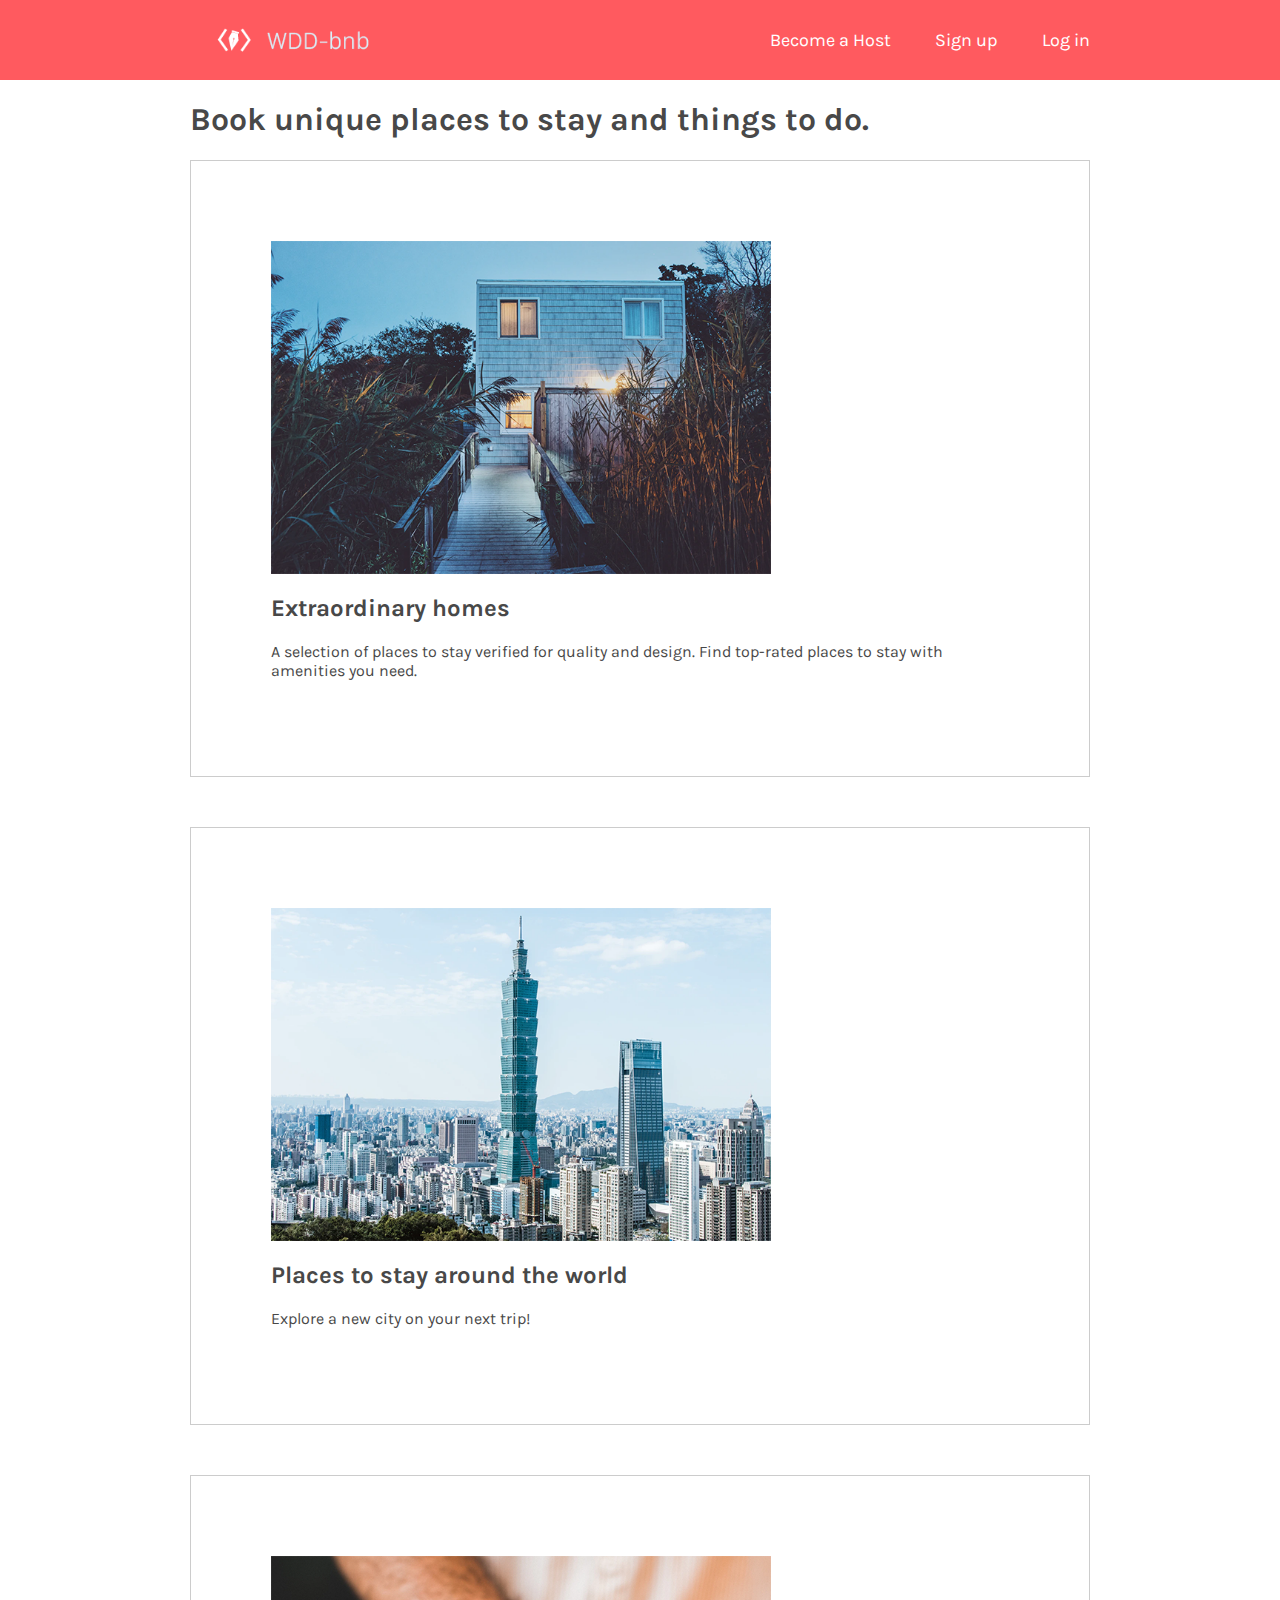
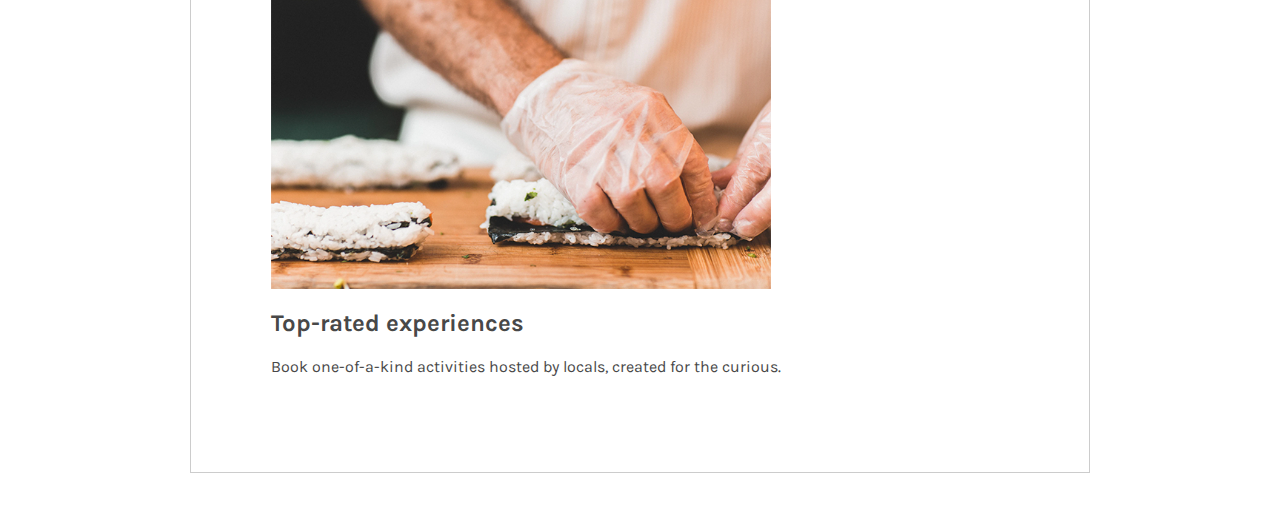
<file: lab/lab 2/starter/index.html>
<html>
	<head>
		<title>WDD-bnb</title>
		<link rel="stylesheet" href="css/style.css">
		<link href="https://fonts.googleapis.com/css?family=Karla&display=swap" rel="stylesheet">
	</head>
	<body>
		<header>
			<div class="content">
			    <a href="home">
			        <img src="img/logo.png" alt="" id="logo">
			    </a>

			    <nav>
			        <ul>
			            <li><a href="become-host">Become a Host</a></li>
			            <li><a href="sign-up">Sign up</a></li>
			            <li><a href="log-in">Log in</a></li>
			        </ul>
			    </nav>
			</div>
		</header>

		<div class="content">

			<h1>Book unique places to stay and things to do.</h1>

			<section>
			    <img src="img/house.png" />
			    <h2>Extraordinary homes</h2>
			    <p>
			        A selection of places to stay verified for quality and design. Find top-rated places to stay with amenities you need.
			    </p>
			</section>
			<section>
			    <img src="img/city.png" />
			    <h2>Places to stay around the world</h2>
			    <p>
			        Explore a new city on your next trip!
			    </p>
			</section>
			<section>
			    <img src="img/sushimaking.png" />
			    <h2>Top-rated experiences</h2>
			    <p>
			       Book one-of-a-kind activities hosted by locals, created for the curious.
			    </p>
			</section>
		</div>
	</body>
</html>
</file>
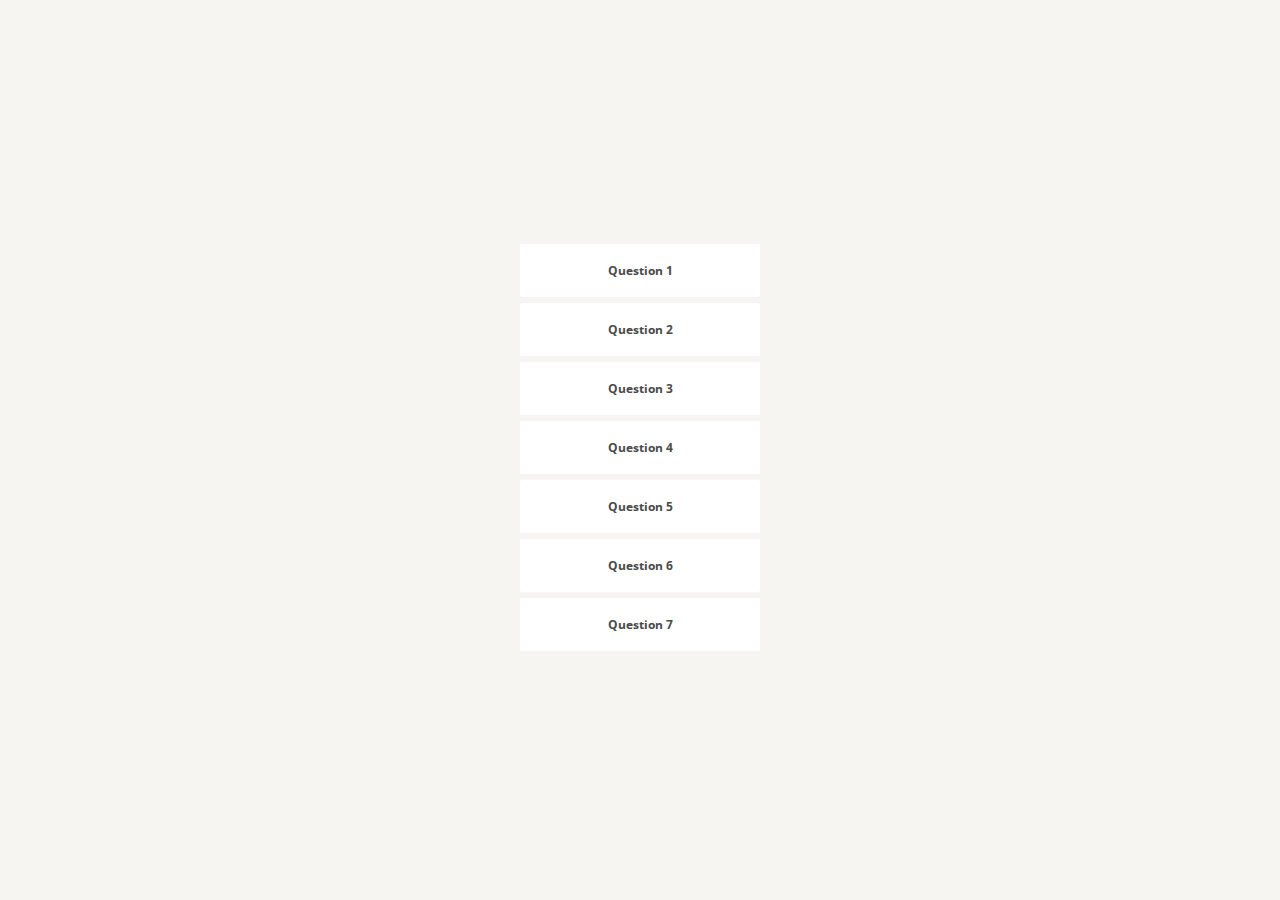
<file: lab/lab4/starter/index.html>
<html>
	<head>
		<title>Index</title>
		<link href='http://fonts.googleapis.com/css?family=Open+Sans:400,300,700,600' rel='stylesheet' type='text/css'>
		<link rel="stylesheet" type="text/css" href="assets/style.css" />
	</head>
	<body>
		<div id="index">
			<a href="question1.html" target="_blank"><div class="question">Question 1</div></a>
			<a href="question2.html" target="_blank"><div class="question">Question 2</div></a>
			<a href="question3.html" target="_blank"><div class="question">Question 3</div></a>
			<a href="question4.html" target="_blank"><div class="question">Question 4</div></a>
			<a href="question5.html" target="_blank"><div class="question">Question 5</div></a>
			<a href="question6.html" target="_blank"><div class="question">Question 6</div></a>
			<a href="question7.html" target="_blank"><div class="question">Question 7</div></a>
		</div>
	</body>
</html>
</file>
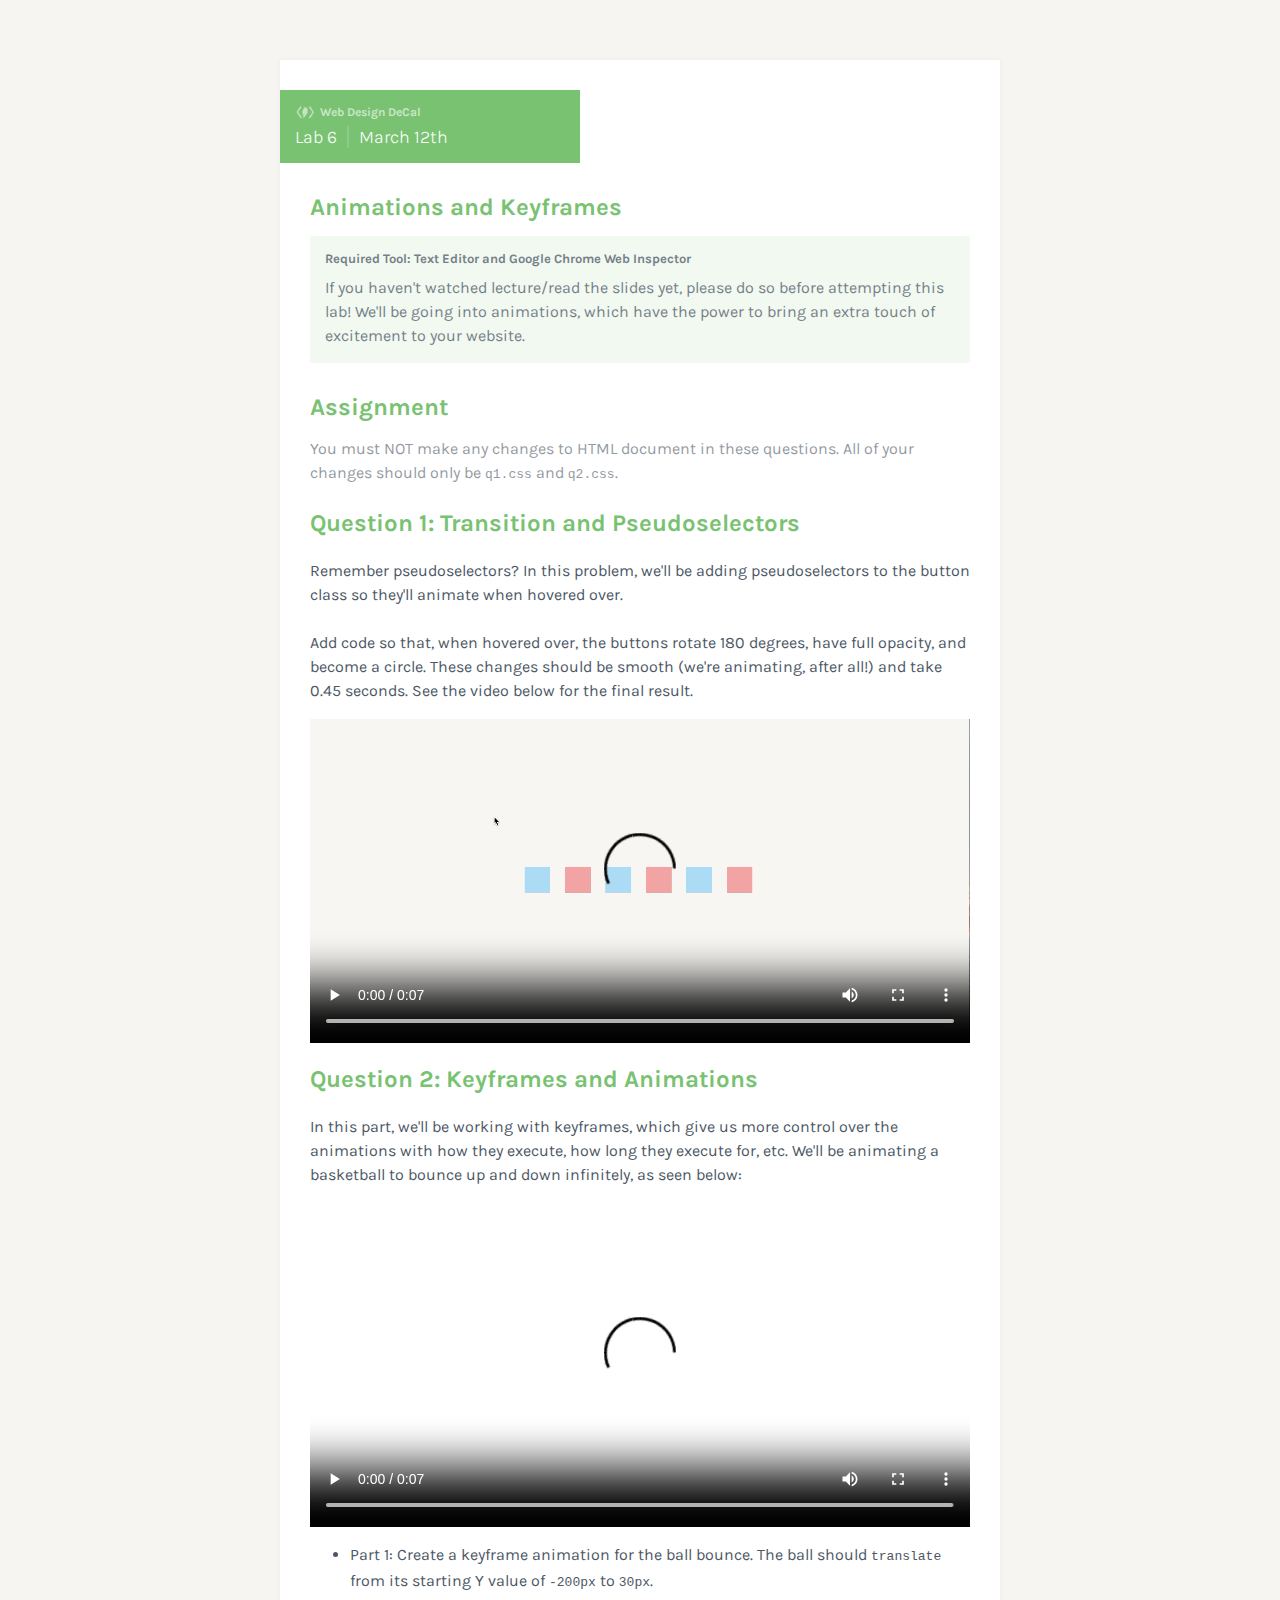
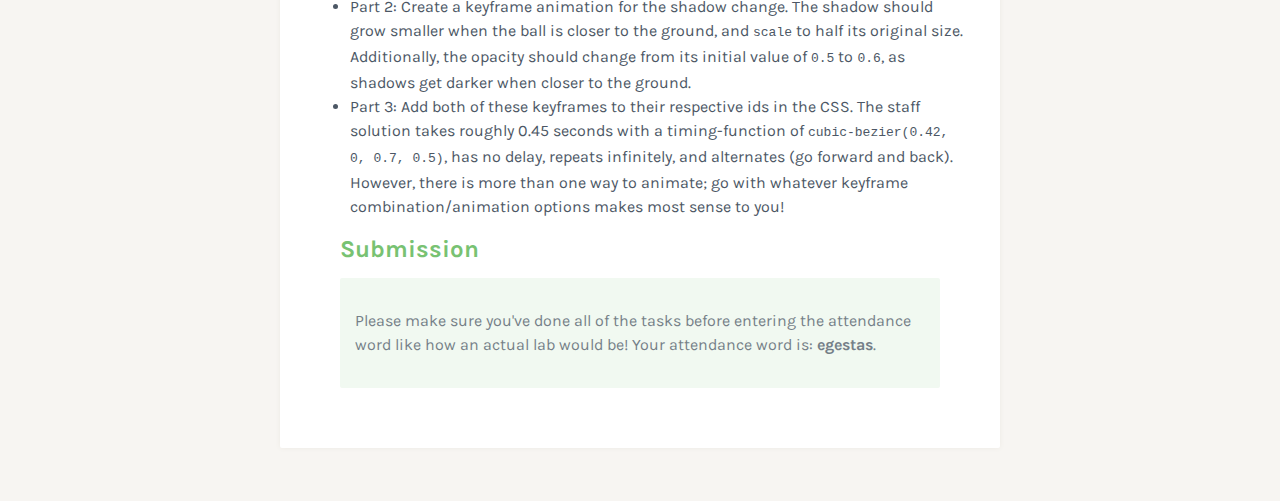
<file: lab/lab6/instructions_dist/index.html>
<html>
<head>
	<meta http-equiv="Content-Type" content="text/html; charset=windows-1252">
    <title>WDD Lab 6</title>
    <link rel="stylesheet" type="text/css" href="assets/css/styles.css">
		<link href="https://fonts.googleapis.com/css?family=Karla" rel="stylesheet">
	<style type="text/css"></style>
</head>
<body>
	<div id="container">
		<div id="header">
			<div id="header-caption">
				<div id="header-caption-logo"><img class="img-scaled" src="assets/images/logo.png"></div>
				<div id="header-caption-name">Web Design DeCal</div>
				<div class="clear"></div>
			</div>
			<div id="header-content">
				<!-- ASSIGNMENT NAME -->
				<div id="header-title">Lab 6</div>
				<!-- DUE DATE -->
				<div id="header-due">March 12th</div>
				<div class="clear"></div>
			</div>
		</div>
		<div class="section">
			<div class="info">
				<!-- ASSIGNMENT TITLE -->
				<div class="info-title">Animations and Keyframes</div>
				<div class="info-content">
					<!-- REQUIRED TOOLS -->
					<div class="info-required">Required Tool: Text Editor and Google Chrome Web Inspector</div>
					<!-- INTRODUCTION -->
					<div class="info-intro">If you haven't watched lecture/read the slides yet, please do so before attempting this lab! We'll be going into animations, which have the power to bring an extra touch of excitement to your website.</div>
				</div>
			</div>
			<div class="body">
				<div class="body-header">Assignment</div>
				<!-- CONTENT -->

				<!-- Styled Tags; P, UL, LI, .caption, A, IMG-->
				<!-- Add P Tags for each paragraph -->
				<!-- Use UL LI Tags for each lists -->
				<!-- Use P Tags with "caption" class for paragraph captions (60% opacity) -->
				<!-- Use IMG Tags for images -->
				<p class="caption">You must NOT make any changes to HTML document in these questions. All of your changes should only be <code>q1.css</code> and <code>q2.css</code>.</p>

				<p class="body-header">Question 1: Transition and Pseudoselectors</p>
				<p>Remember pseudoselectors? In this problem, we'll be adding pseudoselectors to the button class so they'll animate when hovered over.
				<br />
				<br />
				Add code so that, when hovered over, the buttons rotate 180 degrees, have full opacity, and become a circle. These changes should be smooth (we're animating, after all!) and take 0.45 seconds. See the video below for the final result.</p>

				<video width="660" controls>
  					<source src="assets/images/q1.mov" type="video/mp4">
					Your browser does not support the video tag.
				</video>

				<p class="body-header">Question 2: Keyframes and Animations</p>
				<p></p>


				<p>In this part, we'll be working with keyframes, which give us more control over the animations with how they execute, how long they execute for, etc. We'll be animating a basketball to bounce up and down infinitely, as seen below:</p>
				<video width="660" controls>
  					<source src="assets/images/q2.mov" type="video/mp4">
					Your browser does not support the video tag.
				</video>
				<ul>
					<li>
						Part 1: Create a keyframe animation for the ball bounce. The ball should <code>translate</code> from its starting Y value of <code>-200px</code> to <code>30px</code>.
					</li>
					<li>
						Part 2: Create a keyframe animation for the shadow change. The shadow should grow smaller when the ball is closer to the ground, and <code>scale</code> to half its original size. Additionally, the opacity should change from its initial value of <code>0.5</code> to <code>0.6</code>, as shadows get darker when closer to the ground.
					</li>
					<li>
						Part 3: Add both of these keyframes to their respective ids in the CSS. The staff solution takes roughly 0.45 seconds with a timing-function of <code>cubic-bezier(0.42, 0, 0.7, 0.5)</code>, has no delay, repeats infinitely, and alternates (go forward and back). However, there is more than one way to animate; go with whatever keyframe combination/animation options makes most sense to you!
					</li>
				</ul>
				</p>
		</div>
		<div id="submission">
			<div id="submission-header">Submission</div>
			<div id="submission-content">
				<p>Please make sure you've done all of the tasks before entering the attendance word like how an actual lab would be! Your attendance word is: <strong>egestas</strong>.</p>
			</div>
		</div>
	</div>
</body>
</html>
</file>
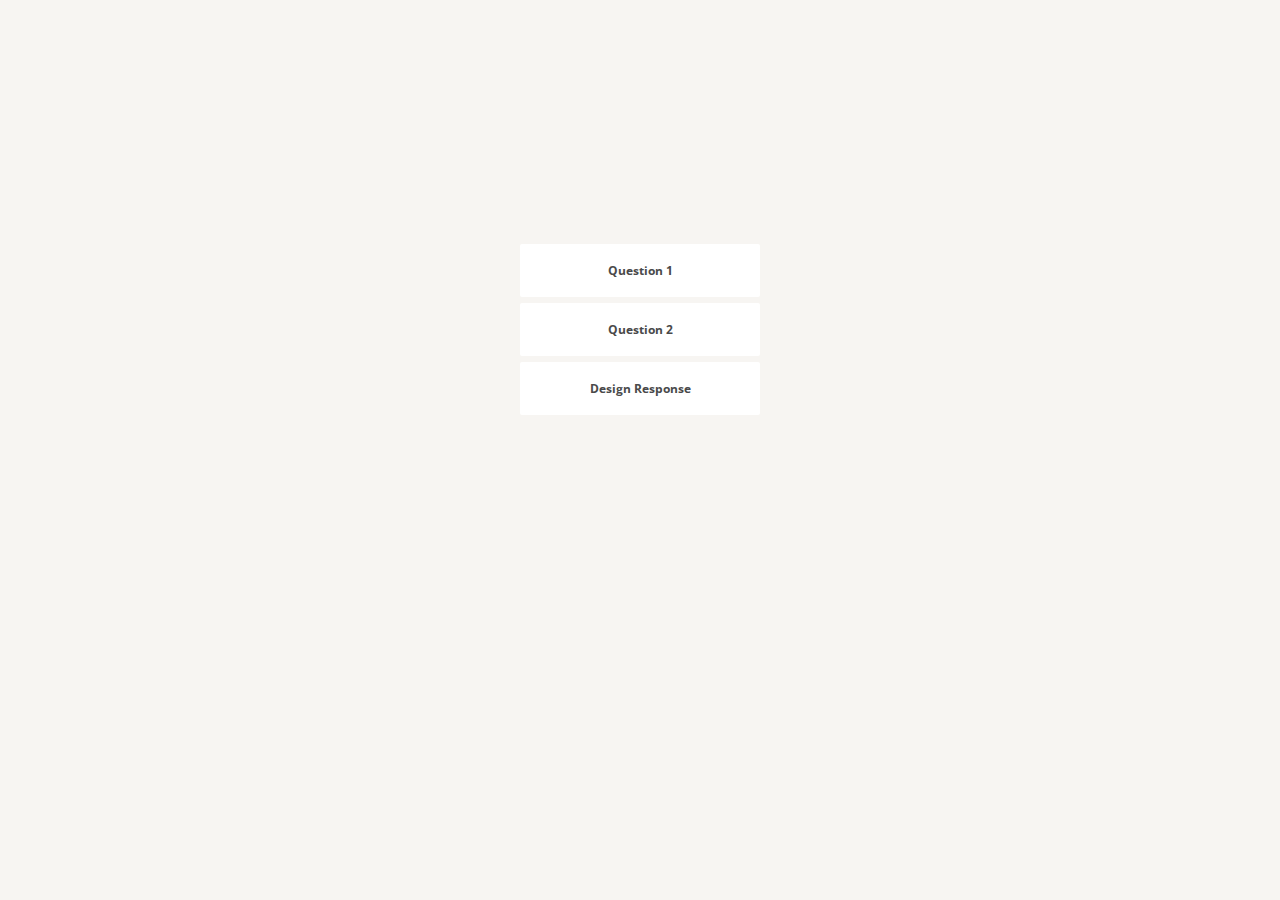
<file: lab/lab6/starter/index.html>
<html>
<head>
<title>Index</title>
<link href='http://fonts.googleapis.com/css?family=Open+Sans:400,300,700,600' rel='stylesheet' type='text/css'>
<link rel="stylesheet" type="text/css" href="assets/css/style.css" />
</head>
<body>
	<div id="index">
		<a href="question1.html" target="_blank"><div class="question">Question 1</div></a>
		<a href="question2.html" target="_blank"><div class="question">Question 2</div></a>
		<a href="design_responses.html" target="_blank"><div class="question">Design Response</div></a>
	</div>
</body>
</html>
</file>
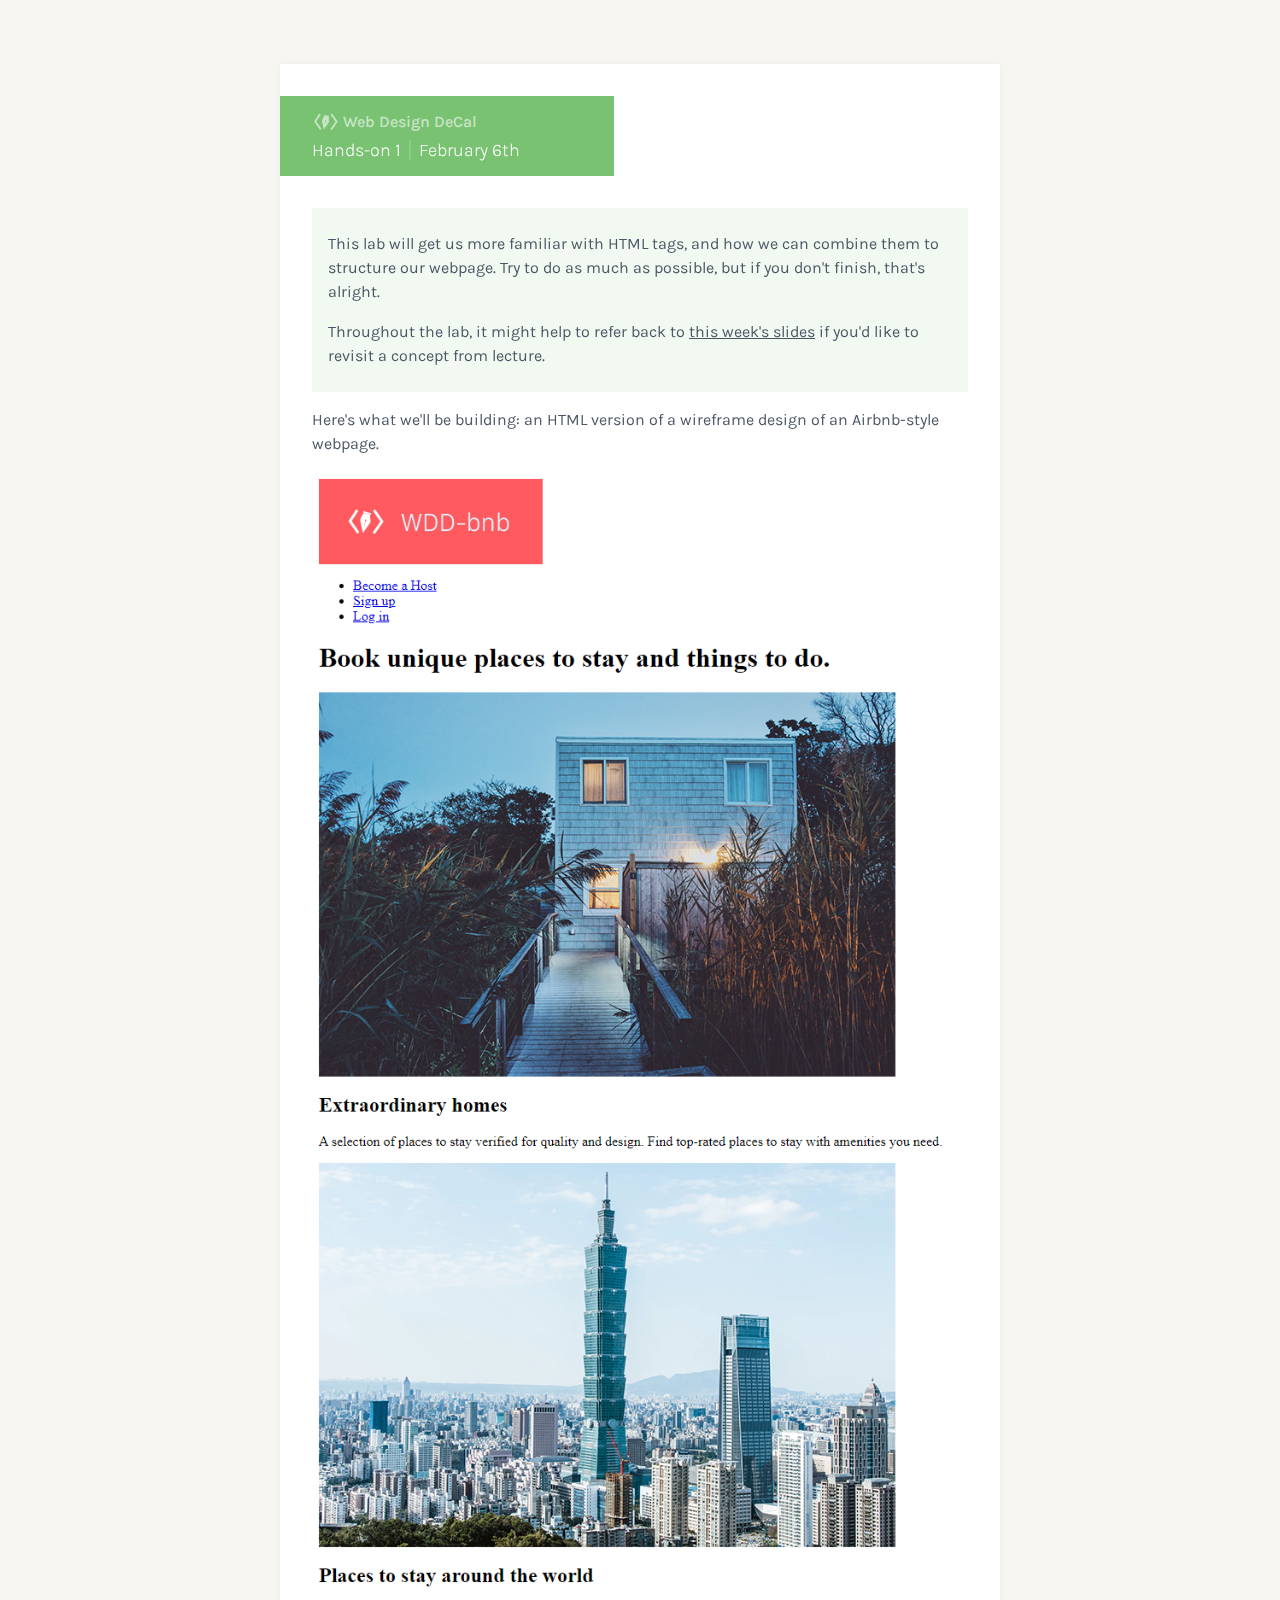
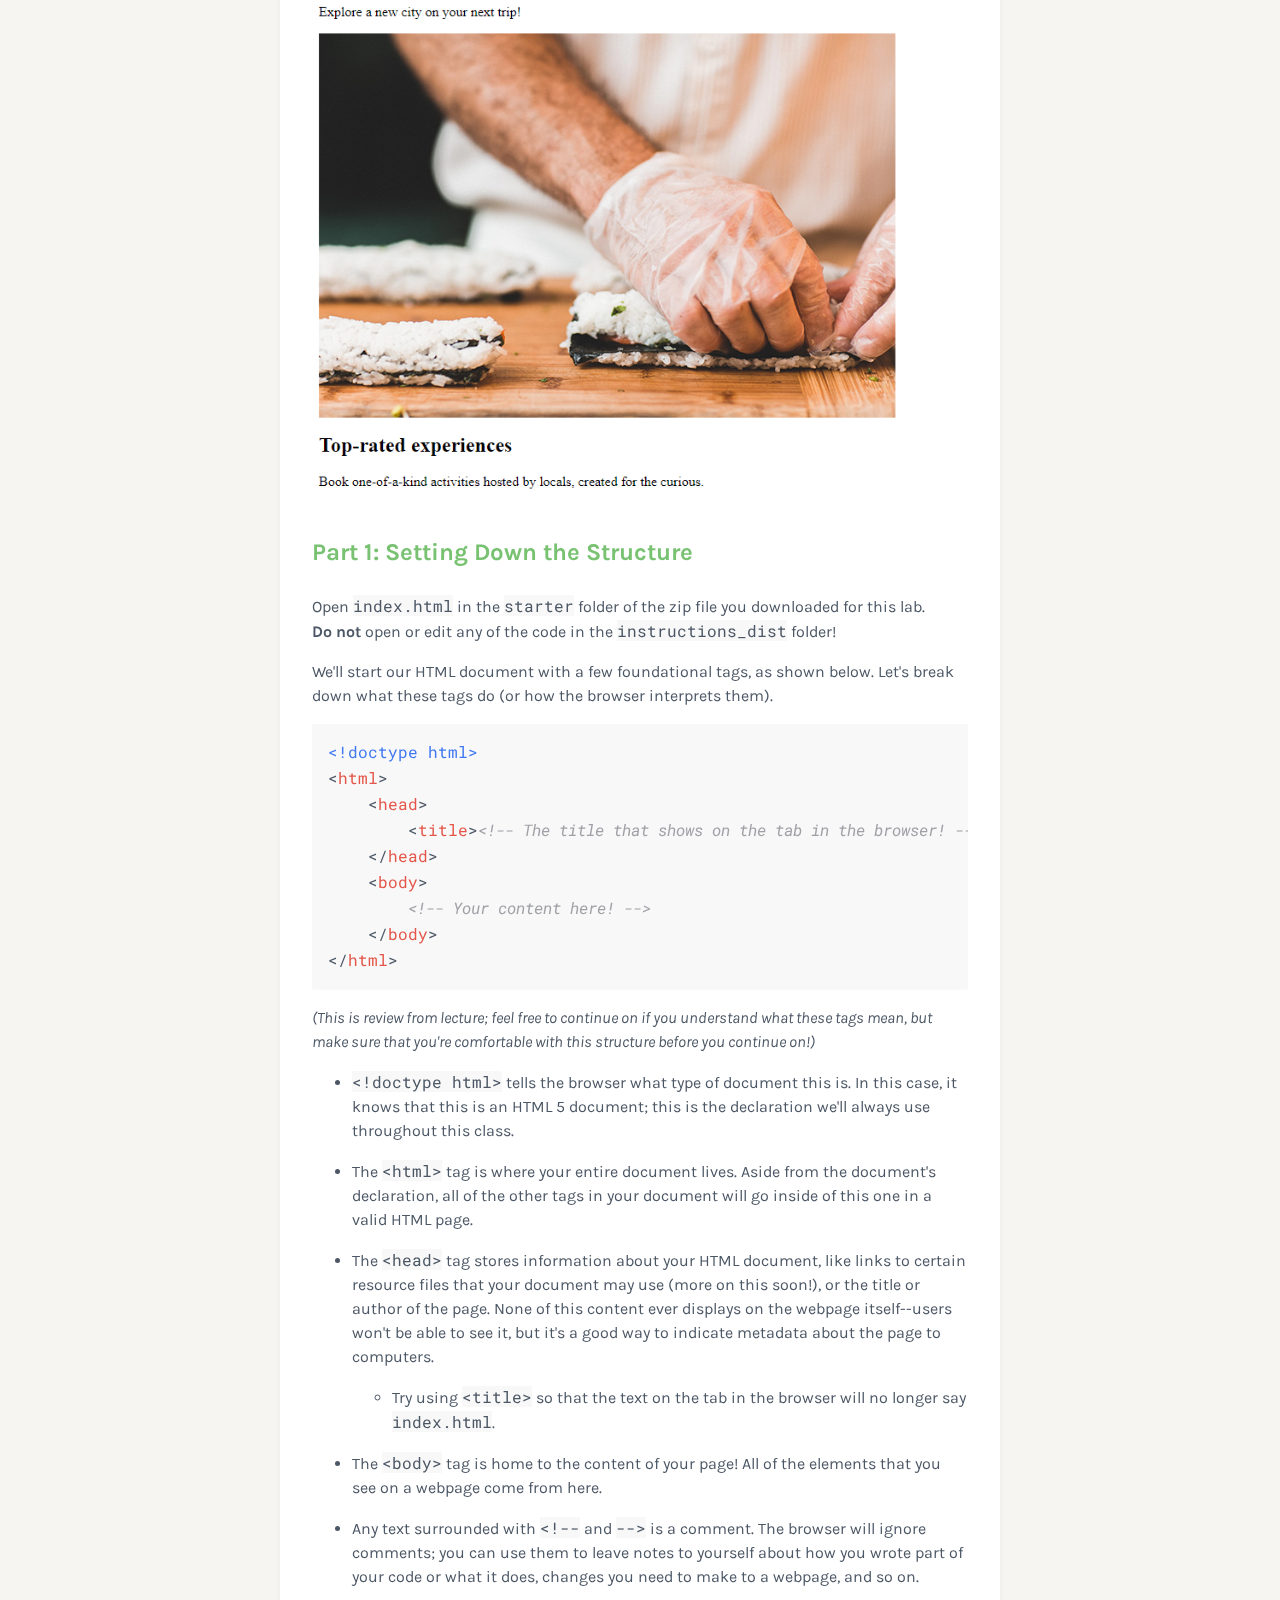
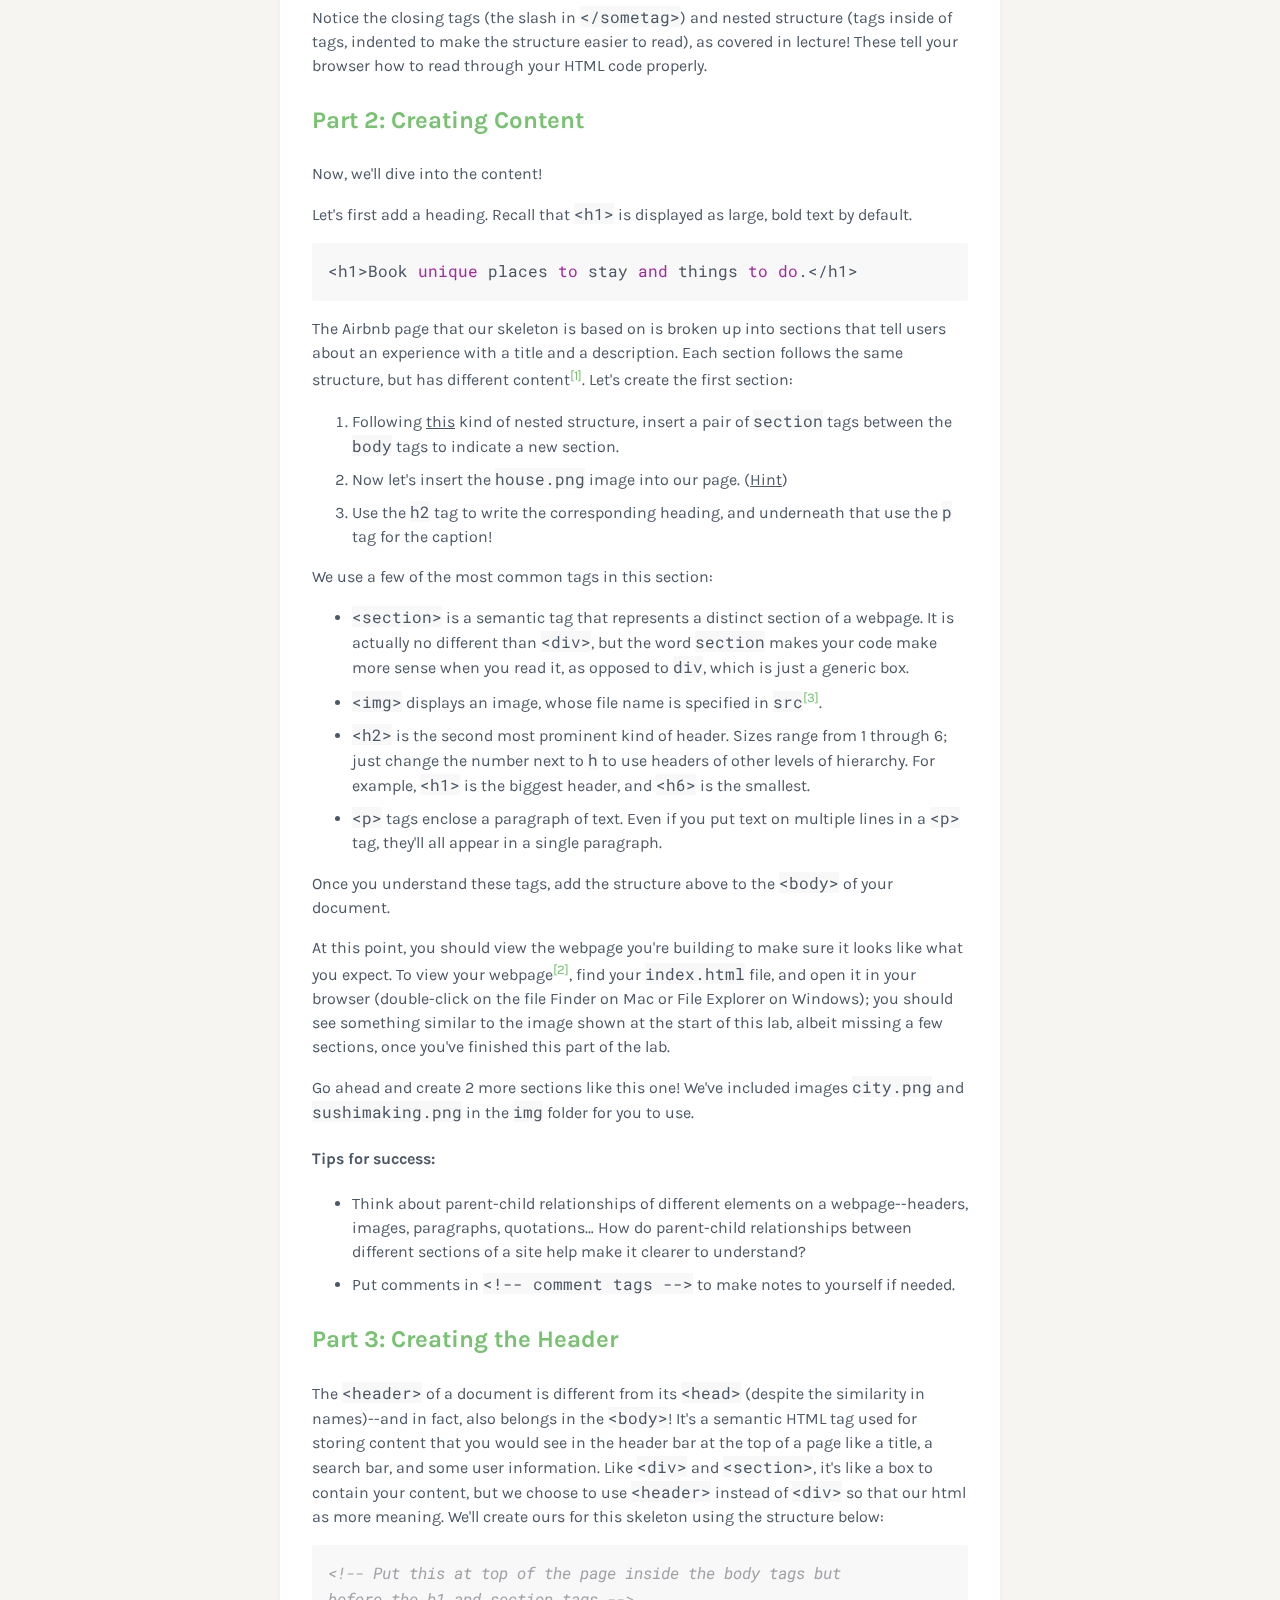
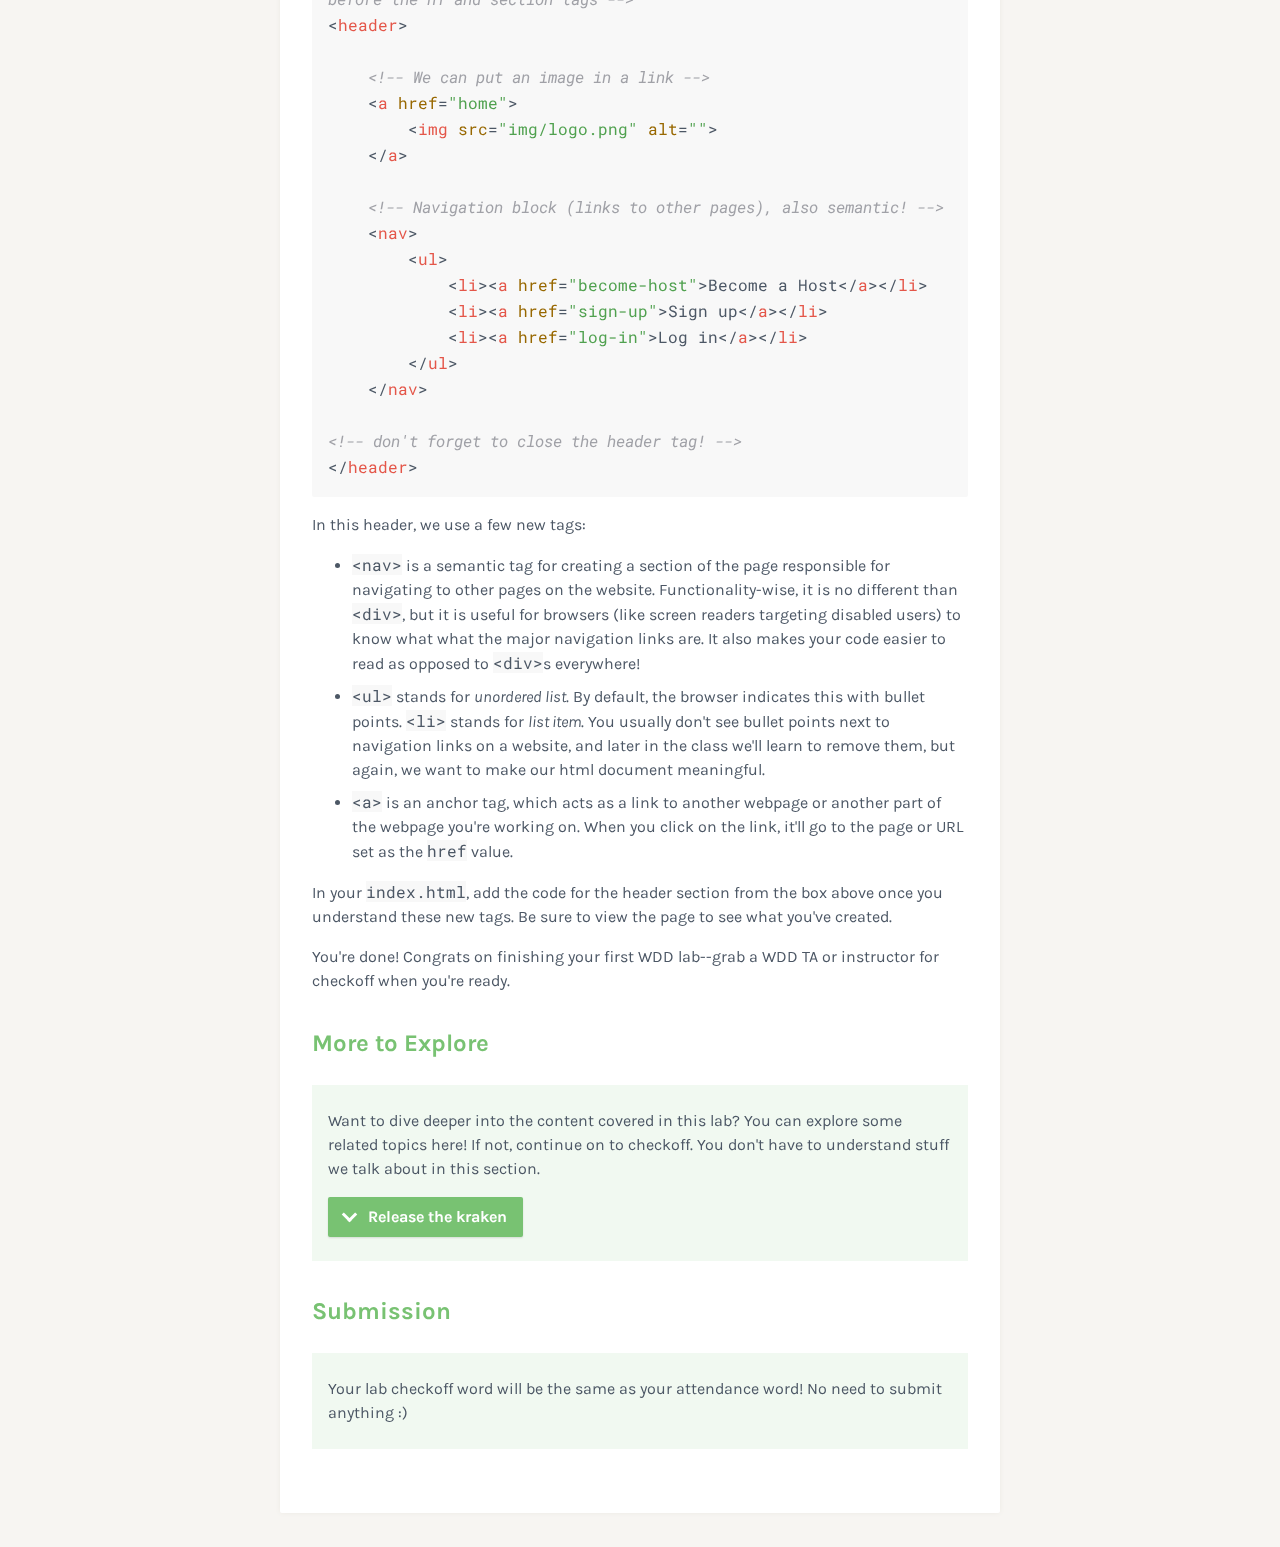
<file: lab/lab01/Archive/instructions_dist/index.html>
<!-- Explorer starts here -->
<!-- Explorer ends here -->

<!doctype html>
<html>
<head>
    <meta charset="utf-8">
    <title>Hands-on 1</title>
    <link rel="stylesheet" type="text/css" href="-mark2html-resources\assets\styles\atom-one-light.css">
    <link rel="stylesheet" type="text/css" href="-mark2html-resources\assets\styles\style.css">
</head>
<body>
    <div id="container">
        <div id="header">
            <div id="header-caption">
                <img id="header-caption-logo" src="-mark2html-resources\assets\images\logo.png">
                <div id="header-caption-name">Web Design DeCal</div>
            </div>
            <div id="header-content">
                <div id="header-title">Hands-on 1</div>
                <div id="header-due">February 6th</div>
            </div>
        </div>
        <div class="section">
            <div class="block block-highlight">

<p>This lab will get us more familiar with HTML tags, and how we can combine them to structure our webpage. Try to do as much as possible, but if you don't finish, that's alright.</p>
<p>Throughout the lab, it might help to refer back to <a href="https://docs.google.com/presentation/d/1lCaG5sGmHNqQfqYMD_BmotfyB6FqIjriDEI_LMmfAEY/edit#slide=id.g4e1cbac2dc_9_5">this week's slides</a> if you'd like to revisit a concept from lecture.</p>

            </div>

<!-- Body starts here -->
<p>Here's what we'll be building: an HTML version of a wireframe design of an Airbnb-style webpage.</p>
<p><img src="assets\screenshot.png" alt="Our HTML skeleton." /></p>
<h2 id="part-1-setting-down-the-structure">Part 1: Setting Down the Structure</h2>
<p>Open <code>index.html</code> in the <code>starter</code> folder of the zip file you downloaded for this lab. <br><b>Do not</b> open or edit any of the code in the <code>instructions_dist</code> folder!</p>
<p>We'll start our HTML document with a few foundational tags, as shown below. Let's break down what these tags do (or how the browser interprets them).</p>
<pre><code class="html language-html"><span class="hljs-meta">&lt;!doctype html&gt;</span>
<span class="hljs-tag">&lt;<span class="hljs-name">html</span>&gt;</span>
    <span class="hljs-tag">&lt;<span class="hljs-name">head</span>&gt;</span>
        <span class="hljs-tag">&lt;<span class="hljs-name">title</span>&gt;</span><span class="hljs-comment">&lt;!-- The title that shows on the tab in the browser! --&gt;</span><span class="hljs-tag">&lt;/<span class="hljs-name">title</span>&gt;</span>
    <span class="hljs-tag">&lt;/<span class="hljs-name">head</span>&gt;</span>
    <span class="hljs-tag">&lt;<span class="hljs-name">body</span>&gt;</span>
        <span class="hljs-comment">&lt;!-- Your content here! --&gt;</span>
    <span class="hljs-tag">&lt;/<span class="hljs-name">body</span>&gt;</span>
<span class="hljs-tag">&lt;/<span class="hljs-name">html</span>&gt;</span></code></pre>
<p><em>(This is review from lecture; feel free to continue on if you understand what these tags mean, but make sure that you're comfortable with this structure before you continue on!)</em></p>
<ul>
<li><p><code>&lt;!doctype html&gt;</code> tells the browser what type of document this is. In this case, it knows that this is an HTML 5 document; this is the declaration we'll always use throughout this class.</p></li>
<li><p>The <code>&lt;html&gt;</code> tag is where your entire document lives. Aside from the document's declaration, all of the other tags in your document will go inside of this one in a valid HTML page.</p></li>
<li><p>The <code>&lt;head&gt;</code> tag stores information about your HTML document, like links to certain resource files that your document may use (more on this soon!), or the title or author of the page. None of this content ever displays on the webpage itself--users won't be able to see it, but it's a good way to indicate metadata about the page to computers.</p>
<ul>
<li>Try using <code>&lt;title&gt;</code> so that the text on the tab in the browser will no longer say <code>index.html</code>.</li></ul></li>
<li><p>The <code>&lt;body&gt;</code> tag is home to the content of your page! All of the elements that you see on a webpage come from here.</p></li>
<li><p>Any text surrounded with <code>&lt;!--</code> and <code>--&gt;</code> is a comment. The browser will ignore comments; you can use them to leave notes to yourself about how you wrote part of your code or what it does, changes you need to make to a webpage, and so on.</p></li>
</ul>
<p>Notice the closing tags (the slash in <code>&lt;/sometag&gt;</code>) and nested structure (tags inside of tags, indented to make the structure easier to read), as covered in lecture! These tell your browser how to read through your HTML code properly.</p>
<h2 id="part-2-creating-content">Part 2: Creating Content</h2>
<p>Now, we'll dive into the content!</p>
<p>Let's first add a heading. Recall that <code>&lt;h1&gt;</code> is displayed as large, bold text by default.</p>
<pre><code>&lt;h1&gt;Book <span class="hljs-keyword">unique</span> places <span class="hljs-keyword">to</span> stay <span class="hljs-keyword">and</span> things <span class="hljs-keyword">to</span> <span class="hljs-keyword">do</span>.&lt;/h1&gt;</code></pre>
<p>The Airbnb page that our skeleton is based on is broken up into sections that tell users about an experience with a title and a description. Each section follows the same structure, but has different content<a href="#footnote-1" id="footnote-1-backlink"><sup>[1]</sup></a>. Let's create the first section:</p>
<ol>
    <li>Following <a href="https://docs.google.com/presentation/d/1lCaG5sGmHNqQfqYMD_BmotfyB6FqIjriDEI_LMmfAEY/edit#slide=id.g4e1cbac2dc_9_5">this</a> kind of nested structure, insert a pair of <code>section</code> tags between the <code>body</code> tags to indicate a new section.</li>
    <li>Now let's insert the <code>house.png</code> image into our page. (<a href="https://docs.google.com/presentation/d/1lCaG5sGmHNqQfqYMD_BmotfyB6FqIjriDEI_LMmfAEY/edit#slide=id.g6e8fbb2289_0_227">Hint</a>)</li>
    <li>Use the <code>h2</code> tag to write the corresponding heading, and underneath that use the <code>p</code> tag for the caption!</li>
</ol>

<p>We use a few of the most common tags in this section:</p>
<ul>
<li><code>&lt;section&gt;</code> is a semantic tag that represents a distinct section of a webpage. It is actually no different than <code>&lt;div&gt;</code>, but the word <code>section</code> makes your code make more sense when you read it, as opposed to <code>div</code>, which is just a generic box.</li>
<li><code>&lt;img&gt;</code> displays an image, whose file name is specified in <code>src</code><a href="#footnote-3" id="footnote-3-backlink"><sup>[3]</sup></a>.</li>
<li><code>&lt;h2&gt;</code> is the second most prominent kind of header. Sizes range from 1 through 6; just change the number next to <code>h</code> to use headers of other levels of hierarchy. For example, <code>&lt;h1&gt;</code> is the biggest header, and <code>&lt;h6&gt;</code> is the smallest.</li>
<li><code>&lt;p&gt;</code> tags enclose a paragraph of text. Even if you put text on multiple lines in a <code>&lt;p&gt;</code> tag, they'll all appear in a single paragraph.</li>
</ul>
<p>Once you understand these tags, add the structure above to the <code>&lt;body&gt;</code> of your document.</p>
<p>At this point, you should view the webpage you're building to make sure it looks like what you expect. To view your webpage<a href="#footnote-2" id="footnote-2-backlink"><sup>[2]</sup></a>, find your <code>index.html</code> file, and open it in your browser (double-click on the file Finder on Mac or File Explorer on Windows); you should see something similar to the image shown at the start of this lab, albeit missing a few sections, once you've finished this part of the lab.</p>
<p>Go ahead and create 2 more sections like this one! We've included images <code>city.png</code> and <code>sushimaking.png</code> in the <code>img</code> folder for you to use.</p>
<h4 id="tips-to-success">Tips for success:</h4>
<ul>
<li>Think about parent-child relationships of different elements on a webpage--headers, images, paragraphs, quotations… How do parent-child relationships between different sections of a site help make it clearer to understand?</li>
<li>Put comments in <code>&lt;!-- comment tags --&gt;</code> to make notes to yourself if needed.</li>
</ul>
<h2 id="part-3-creating-the-header">Part 3: Creating the Header</h2>
<p>The <code>&lt;header&gt;</code> of a document is different from its <code>&lt;head&gt;</code> (despite the similarity in names)--and in fact, also belongs in the <code>&lt;body&gt;</code>! It's a semantic HTML tag used for storing content that you would see in the header bar at the top of a page like a title, a search bar, and some user information. Like <code>&lt;div&gt;</code> and <code>&lt;section&gt;</code>, it's like a box to contain your content, but we choose to use <code>&lt;header&gt;</code> instead of <code>&lt;div&gt;</code> so that our html as more meaning. We'll create ours for this skeleton using the structure below:</p>
<pre><code class="html language-html"><span class="hljs-comment">&lt;!-- Put this at top of the page <em>inside</em> the <code>body</code> tags but <br><em>before</em> the <code>h1</code> and <code>section</code> tags --&gt;</span>
<span class="hljs-tag">&lt;<span class="hljs-name">header</span>&gt;</span>

    <span class="hljs-comment">&lt;!-- We can put an image in a link --&gt;</span>
    <span class="hljs-tag">&lt;<span class="hljs-name">a</span> <span class="hljs-attr">href</span>=<span class="hljs-string">"home"</span>&gt;</span>
        <span class="hljs-tag">&lt;<span class="hljs-name">img</span> <span class="hljs-attr">src</span>=<span class="hljs-string">"img/logo.png"</span> <span class="hljs-attr">alt</span>=<span class="hljs-string">""</span>&gt;</span>
    <span class="hljs-tag">&lt;/<span class="hljs-name">a</span>&gt;</span>

    <span class="hljs-comment">&lt;!-- Navigation block (links to other pages), also semantic! --&gt;</span>
    <span class="hljs-tag">&lt;<span class="hljs-name">nav</span>&gt;</span>
        <span class="hljs-tag">&lt;<span class="hljs-name">ul</span>&gt;</span>
            <span class="hljs-tag">&lt;<span class="hljs-name">li</span>&gt;</span><span class="hljs-tag">&lt;<span class="hljs-name">a</span> <span class="hljs-attr">href</span>=<span class="hljs-string">"become-host"</span>&gt;</span>Become a Host<span class="hljs-tag">&lt;/<span class="hljs-name">a</span>&gt;</span><span class="hljs-tag">&lt;/<span class="hljs-name">li</span>&gt;</span>
            <span class="hljs-tag">&lt;<span class="hljs-name">li</span>&gt;</span><span class="hljs-tag">&lt;<span class="hljs-name">a</span> <span class="hljs-attr">href</span>=<span class="hljs-string">"sign-up"</span>&gt;</span>Sign up<span class="hljs-tag">&lt;/<span class="hljs-name">a</span>&gt;</span><span class="hljs-tag">&lt;/<span class="hljs-name">li</span>&gt;</span>
            <span class="hljs-tag">&lt;<span class="hljs-name">li</span>&gt;</span><span class="hljs-tag">&lt;<span class="hljs-name">a</span> <span class="hljs-attr">href</span>=<span class="hljs-string">"log-in"</span>&gt;</span>Log in<span class="hljs-tag">&lt;/<span class="hljs-name">a</span>&gt;</span><span class="hljs-tag">&lt;/<span class="hljs-name">li</span>&gt;</span>
        <span class="hljs-tag">&lt;/<span class="hljs-name">ul</span>&gt;</span>
    <span class="hljs-tag">&lt;/<span class="hljs-name">nav</span>&gt;</span>

<span class="hljs-comment">&lt;!-- don't forget to close the header tag! --&gt;</span>
<span class="hljs-tag">&lt;/<span class="hljs-name">header</span>&gt;</span></code></pre>
<p>In this header, we use a few new tags:</p>
<ul>
<li><code>&lt;nav&gt;</code> is a semantic tag for creating a section of the page responsible for navigating to other pages on the website. Functionality-wise, it is no different than <code>&lt;div&gt;</code>, but it is useful for browsers (like screen readers targeting disabled users) to know what what the major navigation links are. It also makes your code easier to read as opposed to <code>&lt;div&gt;</code>s everywhere!</li>
<li><code>&lt;ul&gt;</code> stands for <em>unordered list</em>. By default, the browser indicates this with bullet points. <code>&lt;li&gt;</code> stands for <em>list item</em>. You usually don't see bullet points next to navigation links on a website, and later in the class we'll learn to remove them, but again, we want to make our html document meaningful.</li>
<li><code>&lt;a&gt;</code> is an anchor tag, which acts as a link to another webpage or another part of the webpage you're working on. When you click on the link, it'll go to the page or URL set as the <code>href</code> value.</li>
</ul>
<p>In your <code>index.html</code>, add the code for the header section from the box above once you understand these new tags. Be sure to view the page to see what you've created.</p>
<p>You're done! Congrats on finishing your first WDD lab--grab a WDD TA or instructor for checkoff when you're ready.</p>
<!-- Body ends here -->

        </div>
        <div class="section explorer">
            <h2>More to Explore</h2>
            <div class="block block-highlight">
                <p>
Want to dive deeper into the content covered in this lab? You can explore some related topics here! If not, continue on to checkoff. You don't have to understand stuff we talk about in this section.
</p>
                <input id="explorer-toggle" type="checkbox"/>
                <label for="explorer-toggle" class="btn">Release the kraken</label>
                <p></p>
                <div class="block block-unhighlight explorer-text">

<p><small class="footnote" id="footnote-1"><a href="#footnote-1-backlink"><sup>[1]</sup></a>: Elements that maintain the same structure/look but differ in content or data are often called <strong>components</strong>. </small></p>
<p><small class="footnote" id="footnote-2"><a href="#footnote-2-backlink"><sup>[2]</sup></a>: There are lots of other ways to view a page while you're coding it, that are a bit more convenient than constantly reloading a page in your browser. For those of you using Visual Studio Code as your text editor, you can install an extension called <a href="https://marketplace.visualstudio.com/items?itemName=tht13.html-preview-vscode">HTML Preview</a>. When you're ready to view your page, you can right click inside of the text editor while editing an HTML file, and select <code>vscode-preview-server: Launch on browser</code>. Your page will open in the browser, and a program called Browsersync will keep updating the page preview as you edit your HTML and CSS code, no reloading required! </small></p>
<p><small class="footnote" id="footnote-3"><a href="#footnote-3-backlink"><sup>[3]</sup></a>: Technically speaking, the value of the <code>src</code> attribute is the <a href="https://developer.mozilla.org/en-US/docs/Learn/Getting_started_with_the_web/Dealing_with_files#File_paths">path</a> to the image file.</small></p>

                </div>
            </div>
        </div>
        <div class="section">
            <h2>Submission</h2>
            <div class="block block-highlight">

<!-- Submission info starts here -->
<p>Your lab checkoff word will be the same as your attendance word! No need to submit anything :)</p>
<!-- Submission info ends here -->

            </div>
        </div>
    </div>
</body>
</html>
<!-- @webdesigndecal/mark2html@0.0.11 -->
</file>
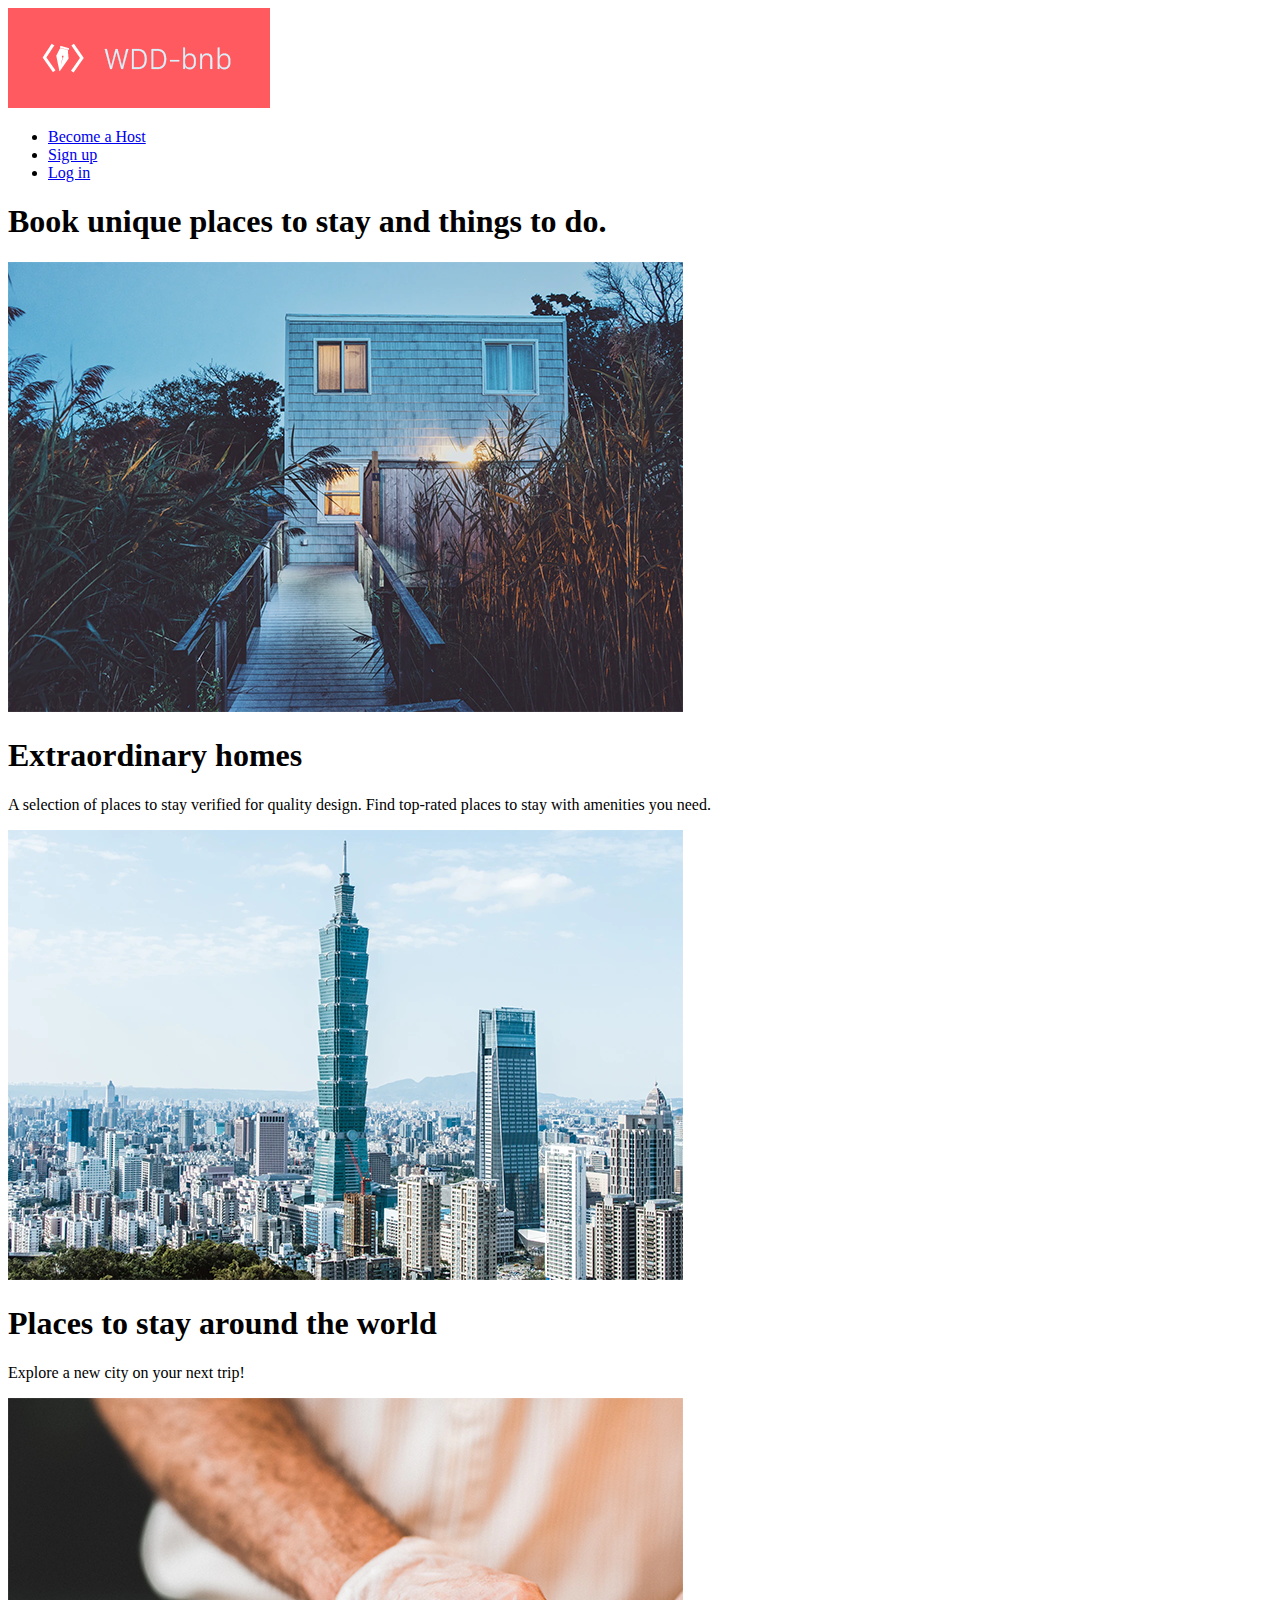
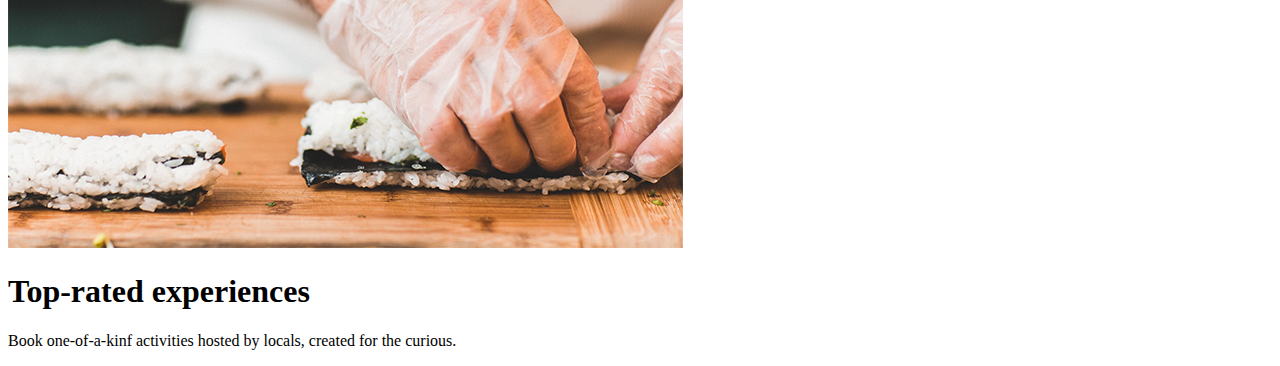
<file: lab/lab01/Archive/starter/index.html>
<!doctype html>
<html>
    <head>
        <title>zaza's fake bnb</title>
    </head>
    <body>

    	<header>
    		<a href='home'>
    			<img src='img/logo.png'>
    		</a>

    		<nav>
    			<ul>
    				<li><a href='become-host'>Become a Host</a></li>
    				<li><a href='sign-up'>Sign up</a></li>
    				<li><a href='log-in'>Log in</a></li>
    			</ul>
    		</nav>
    	</header>

        <h1>Book unique places to stay and things to do. </h1>
        <img src="img/house.png">
        <h1>Extraordinary homes</h1>
        <p>A selection of places to stay verified for quality design. Find top-rated places to stay with amenities you need.</p>
        <img src="img/city.png">
        <h1>Places to stay around the world</h1>
        <p>Explore a new city on your next trip!</p>
        <img src="img/sushimaking.png">
        <h1>Top-rated experiences</h1>
        <p>Book one-of-a-kinf activities hosted by locals, created for the curious.</p>
    </body>
</html>
</file>
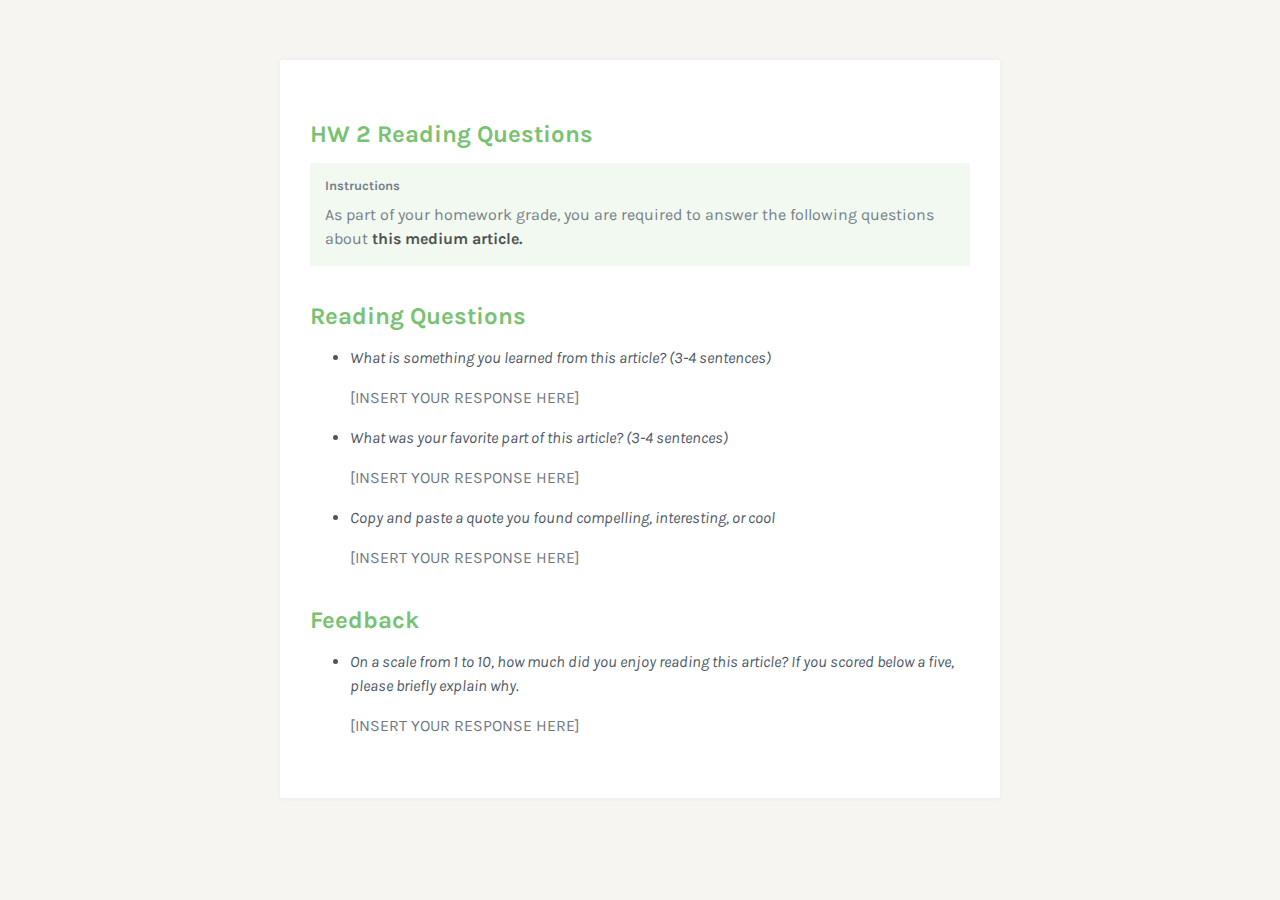
<file: hw/hw2/design_responses.html>
<html>
	<head>
		<title>HW 2 Design Responses</title>
		<link rel="stylesheet" type="text/css" href="assets/css/wdd.css">
		<link href="https://fonts.googleapis.com/css?family=Karla" rel="stylesheet">
	</head>
	<body>
		<div id="container">
			<div class="section">
				<div class="info">
					<div class="info-title">HW 2 Reading Questions</div>
					<div class="info-content">
						<div class="info-required">Instructions</div>
						<div class="info-intro">As part of your homework grade, you are required to answer the following questions about <a href="https://medium.com/wayfair-design/more-padding-please-b95e19422acc" target="_blank">this medium article.</a></div>
					</div>
				</div>

				<div class="body">
					<div class="body-header">Reading Questions</div>
					<ul>
						<li>
							<p>What is something you learned from this article? (3-4 sentences)</p>
							<p> [INSERT YOUR RESPONSE HERE] </p>
						</li>

						<li>
							<p>What was your favorite part of this article? (3-4 sentences)</p>
							<p> [INSERT YOUR RESPONSE HERE] </p>
						</li>

						<li>
							<p>Copy and paste a quote you found compelling, interesting, or cool</p>
							<p> [INSERT YOUR RESPONSE HERE] </p>
						</li>
					</ul>

					<div class="body-header">Feedback</div>
					<ul>
						<li>
							<p>On a scale from 1 to 10, how much did you enjoy reading this article? If you scored below a five, please briefly explain why.</p>
							<p> [INSERT YOUR RESPONSE HERE] </p>
						</li>
					</ul>
				</div>
			</div>
		</div>
	</body>
</html>
</file>
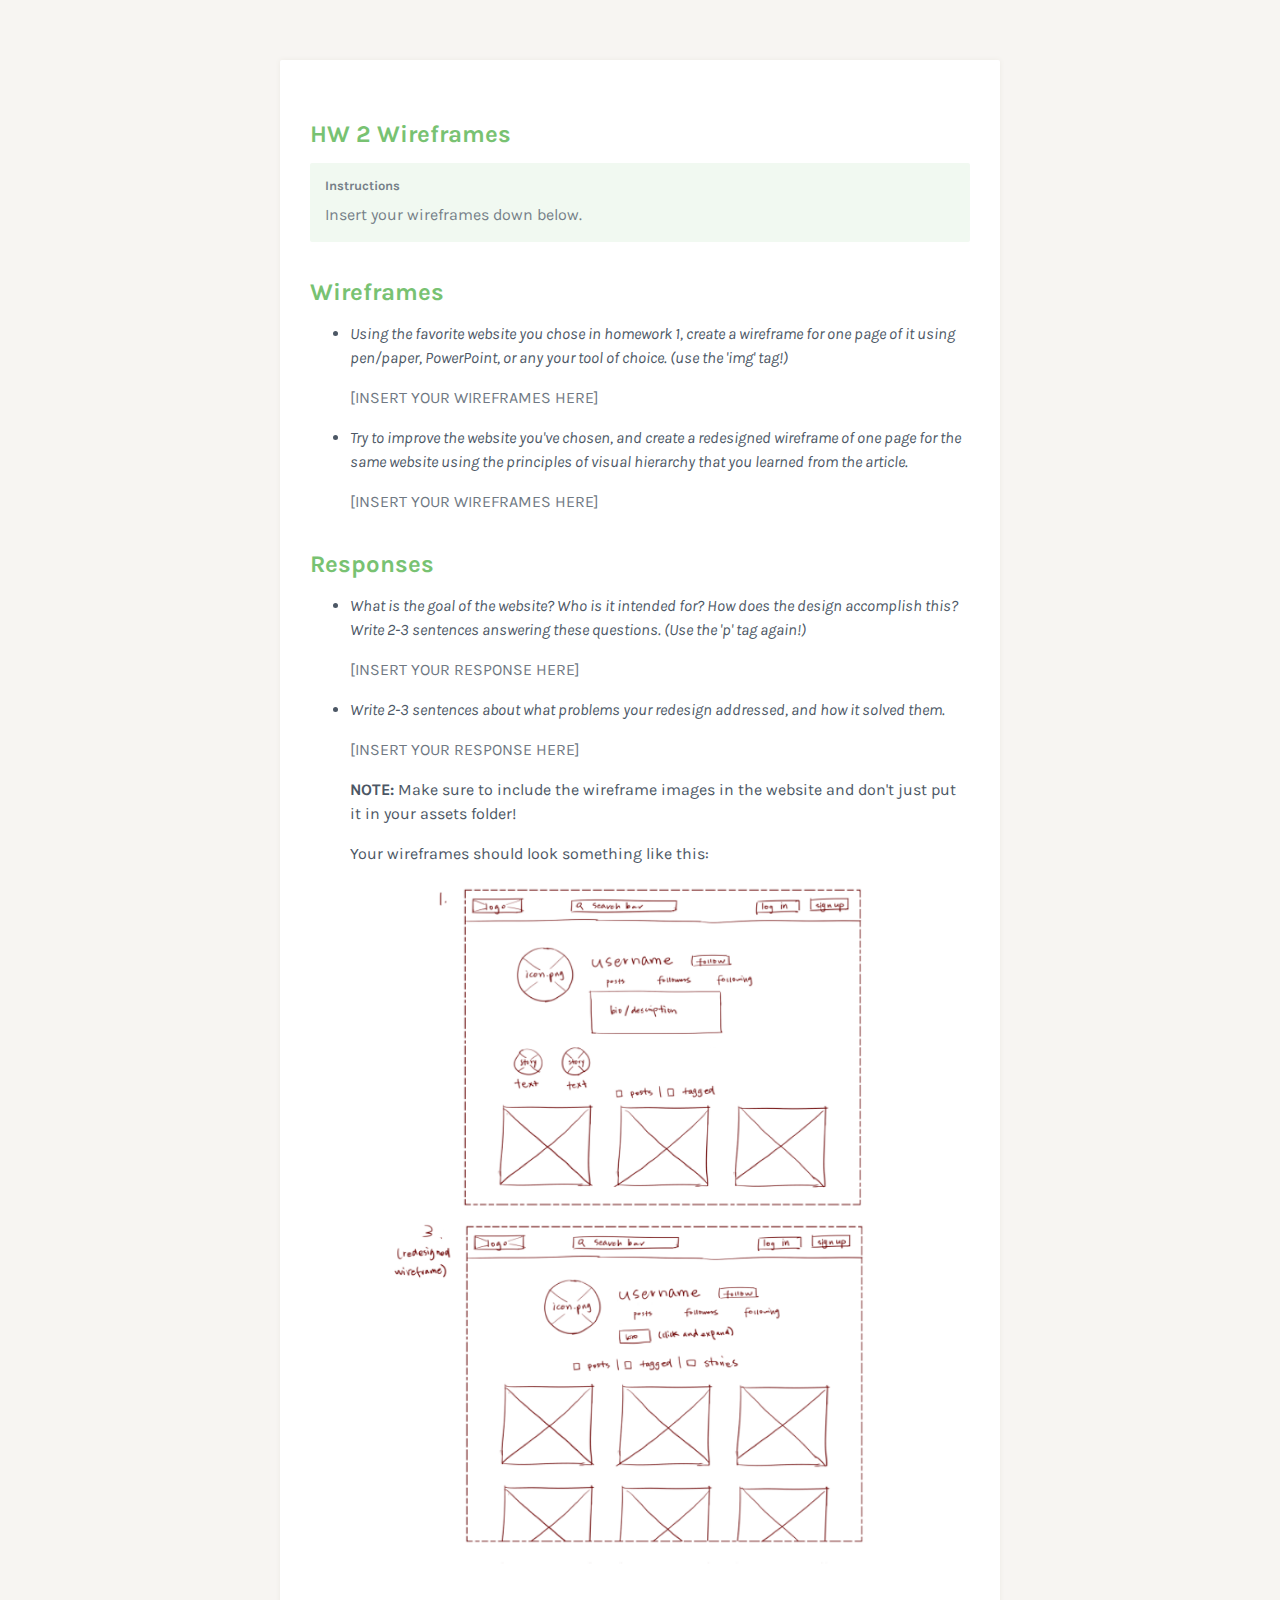
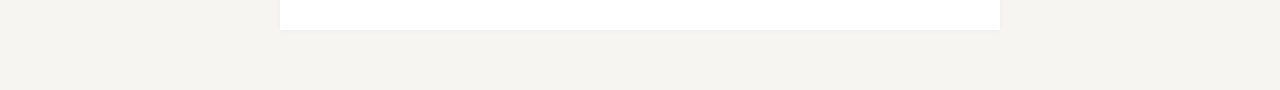
<file: hw/hw2/wireframes.html>
<html>
	<head>
		<title>HW 2 Wireframes and Responses</title>
		<link rel="stylesheet" type="text/css" href="assets/css/wdd.css">
		<link href="https://fonts.googleapis.com/css?family=Karla" rel="stylesheet">
	</head>
	<body>
		<div id="container">
			<div class="section">
				<div class="info">
					<div class="info-title">HW 2 Wireframes</div>
					<div class="info-content">
						<div class="info-required">Instructions</div>
						<div class="info-intro">Insert your wireframes down below.</div>
					</div>
				</div>

				<div class="body">
					<div class="body-header">Wireframes</div>
					<ul>
						<li>
							<p>Using the favorite website you chose in homework 1, create a wireframe for one page of it using pen/paper, PowerPoint, or any your tool of choice. (use the 'img' tag!)</p>
							<p> [INSERT YOUR WIREFRAMES HERE] </p>
						</li>

						<li>
							<p>Try to improve the website you've chosen, and create a redesigned wireframe of one page for the same website using the principles of visual hierarchy that you learned from the article.</p>
							<p> [INSERT YOUR WIREFRAMES HERE] </p>
						</li>
					</ul>

					<div class="body-header">Responses</div>
					<ul>
						<li>
							<p>What is the goal of the website? Who is it intended for? How does the design accomplish this? Write 2-3 sentences answering these questions. (Use the 'p' tag again!)</p>
							<p> [INSERT YOUR RESPONSE HERE] </p>
						</li>

						<li>
							<p>Write 2-3 sentences about what problems your redesign addressed, and how it solved them.</p>
							<p> [INSERT YOUR RESPONSE HERE] </p>
						</li>
						<p><strong>NOTE:</strong> Make sure to include the wireframe images in the website and don't just put it in your assets folder!</p></li>
						<p>Your wireframes should look something like this:</p>
				<img class="img-scaled" src="assets/imgs/wireframe.png"/>
					</ul>
				</div>
			</div>
		</div>
	</body>
</html>
</file>
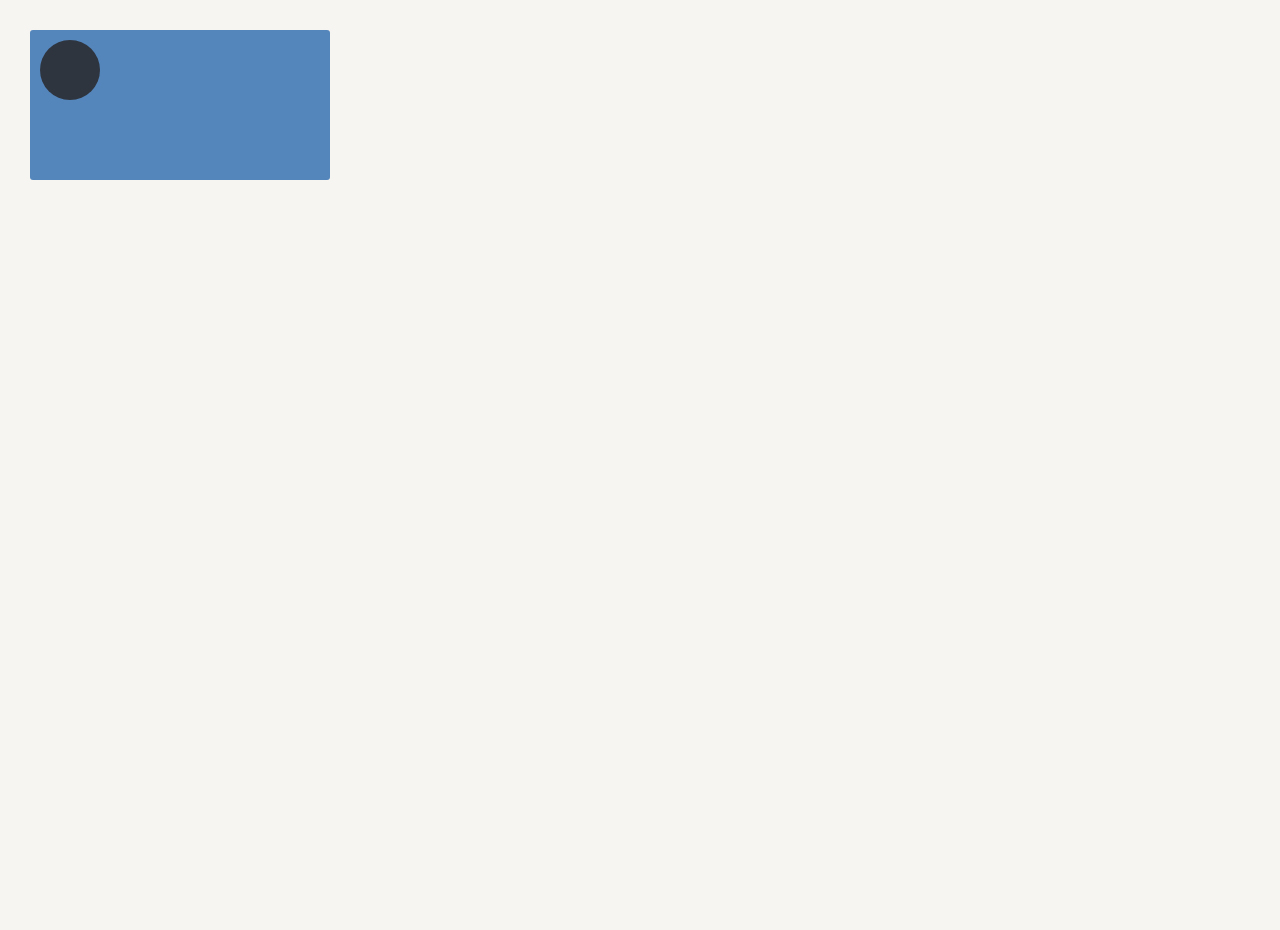
<file: lab/lab4/starter/question1.html>
<html>
<head>
<title>Question 1</title>
<link href='http://fonts.googleapis.com/css?family=Open+Sans:400,300,700,600' rel='stylesheet' type='text/css'>
<link rel="stylesheet" type="text/css" href="assets/style.css" />
</head>
<body>
	<div id="question1">
		<div id="q1-rectangle"></div>
		<div id="q1-circle"></div>
	</div>
</body>
</html>
</file>
<file: lab/lab4/assets/css/style.css>
body {
    margin: 0px;
    font-family: 'Karla';
    background: #f7f5f2;
    padding: 60px;
}

a {
    color: inherit;
    text-decoration: none;
}

.img-scaled {
    width: 100%;   
}

.img-scaled-wh {
    width: 100%;
    height: 100%:
}

.clear {
    clear: both;   
}

* {
    outline: none;
}

#data {
    display: none;
}

.tag {
    color: #6392c0;
}

.element {
    color: #de6868;
}

#container {
    width: 720px;
    margin: 0px auto;
    background: white;
    box-shadow: 0px 0px 5px #edeae5;
    border-radius: 2px;
    position: relative;
    padding: 30px 0px;
}
#header {
    background: #78c272;
    padding: 15px;
    color: white;
    width: 270px;
}
#header-caption-logo {
    width: 20px;
    float: left;
}
#header-caption-name {
    float: left;
    margin-left: 5px;
    font-size: 12px;
    font-weight: 700;
    line-height: 15px;
}
#header-caption {
    margin-bottom: 6px;
    opacity: 0.6;
}
#header-title {
    font-size: 18px;
    font-weight: 300;
    float: left;
}
#header-due {
    float: left;
    font-size: 18px;
    font-weight: 300;
    margin-left: 10px;
    padding-left: 10px;
    border-left: 2px solid rgba(255, 255, 255, 0.15);
}
.section {
    margin: 30px 0px;
    padding: 0px 30px;
}
#submission-header, .info-title {
    color: #78c272;
    font-size: 24px;
    font-weight: 700;
    margin-bottom: 15px;
}
#submission-content, .info-content {
    padding: 15px;
    background: rgba(120, 194, 114, 0.1);
    border-radius: 2px;
    color: #4c5765;
}
.info-required {
    font-size: 13px;
    font-weight: 700;
    opacity: 0.75;
    margin-bottom: 10px;
}
.info-intro {
    line-height: 24px;
    font-size: 16px;
    opacity: 0.75;
}
.info {
    margin-bottom: 30px;
}
.body-header {
    font-size: 24px;
    font-weight: 700;
    color: #78c272;
}
.body h1 {
    font-size: 16px;
    line-height: 24px;
}
.body p {
    line-height: 24px;
}
.body img {
    width: 100%;
}
.body a {
    color: #78c272;
}
.body li {
    line-height: 24px;
}
.body {
    color: #4c5765;
}
.body .caption {
    opacity: 0.6;
}
#submission {
    padding: 0px 30px;
}
#submission-content p, #submission-content li {
    line-height: 24px;
    opacity: 0.75;
}

#announcement-heading {
    text-align: right;
    color: #de6868;
    font-weight: 700;
    font-size: 24px;
    margin-bottom: 15px;
}
#announcement-content {
    padding: 15px;
    background: rgba(222, 104, 104, 0.1);
    color: #4c5765;
    font-size: 12px;
    line-height: 24px;
    border-radius: 2px;
}
.download {
    background: #78c272;
    color: white;
    width: 240px;
    text-align: center;
    padding: 15px 0px;
    border-radius: 2px;
    font-size: 13px;
    font-weight: 700;
    margin: 30px auto;
    cursor: pointer;
}
#announcement .link {
    background: #de6868;
    width: 320px;
    font-size: 13px;
    font-weight: 700;
    color: white;
    text-align: center;
    padding: 15px 0px;
    margin: 30px auto;
    border-radius: 2px;
    cursor: pointer;
}
</file>
<file: lab/lab9/assets/styles/style.css>
body {
    margin: 0px;
    font-family: 'Karla';
    background: #f7f5f2;
    padding: 60px;
}

a {
	color: inherit;
	text-decoration: none;
}

.img-scaled {
    width: 100%;
}

.img-scaled-wh {
    width: 100%;
    height: 100%:
}

.clear {
    clear: both;
}

* {
    outline: none;
}

#data {
	display: none;
}

.tag {
	color: #6392c0;
}

.element {
	color: #de6868;
}

#container {
    width: 720px;
    margin: 0px auto;
    background: white;
    box-shadow: 0px 0px 5px #edeae5;
    border-radius: 2px;
    position: relative;
    padding: 30px 0px;
}
#header {
    background: #78c272;
    padding: 15px;
    color: white;
    width: 270px;
}
#header-caption-logo {
    width: 20px;
    float: left;
}
#header-caption-name {
    float: left;
    margin-left: 5px;
    font-size: 12px;
    font-weight: 700;
    line-height: 15px;
}
#header-caption {
    margin-bottom: 6px;
    opacity: 0.6;
}
#header-title {
    font-size: 18px;
    font-weight: 300;
    float: left;
}
#header-due {
    float: left;
    font-size: 18px;
    font-weight: 300;
    margin-left: 10px;
    padding-left: 10px;
    border-left: 2px solid rgba(255, 255, 255, 0.15);
}
.section {
    margin: 30px 0px;
    padding: 0px 30px;
}
#submission-header, .info-title {
    color: #78c272;
    font-size: 24px;
    font-weight: 700;
    margin-bottom: 15px;
}
#submission-content, .info-content {
    padding: 15px;
    background: rgba(120, 194, 114, 0.1);
    border-radius: 2px;
    color: #4c5765;
}
.info-required {
    font-size: 13px;
    font-weight: 700;
    opacity: 0.75;
    margin-bottom: 10px;
}
.info-intro {
    line-height: 24px;
    font-size: 16px;
    opacity: 0.75;
}
.info {
    margin-bottom: 30px;
}
.body-header {
    font-size: 24px;
    font-weight: 700;
    color: #78c272;
}
.body h1 {
    font-size: 16px;
    line-height: 24px;
}
.body p {
    line-height: 24px;
}
.body img {
	width: 100%;
}
.body a {
	color: #78c272;
}
.body li {
    line-height: 24px;
}
.body {
    color: #4c5765;
}
.caption {
    opacity: 0.6;
}
#submission {
    padding: 0px 30px;
}
#submission-content p, #submission-content li {
    line-height: 24px;
    opacity: 0.75;
}

#announcement-heading {
    text-align: right;
    color: #de6868;
    font-weight: 700;
    font-size: 24px;
    margin-bottom: 15px;
}
#announcement-content {
    padding: 15px;
    background: rgba(222, 104, 104, 0.1);
    color: #4c5765;
    font-size: 12px;
    line-height: 24px;
    border-radius: 2px;
}
.download {
    background: #78c272;
    color: white;
    width: 240px;
    text-align: center;
    padding: 15px 0px;
    border-radius: 2px;
    font-size: 13px;
    font-weight: 700;
    margin: 30px auto;
    cursor: pointer;
}
#announcement .link {
    background: #de6868;
    width: 320px;
    font-size: 13px;
    font-weight: 700;
    color: white;
    text-align: center;
    padding: 15px 0px;
    margin: 30px auto;
    border-radius: 2px;
    cursor: pointer;
}

pre > code {
    display: block;
}

code {
    background: rgba(27,31,35,.05);
    border-radius: 3px;
    padding: .2em .4em;
}
</file>
<file: lab/lab 2/css_example/assets/css/styles.css>
/* styles.css */

.both-classes {
    color: #fff;
    font-family: sans-serif;
    text-align: center;
}

.first-class {
    background-color: gold;
    font-size: 16px;
}

.second-class {
    background-color: silver;
    font-size: 14px;
}

#citizen-one {
    font-size: 40px;
    color: red;
}

.second-class-link {
    color: pink;
}

.second-class-link:hover {
    color: white;
}
</file>
<file: lab/lab 2/starter/css/style.css>
body {
    font-family: Karla, sans-serif;
    color: #484848;
    margin: 0;
    padding: 0;
}

nav ul {
    list-style-type: none;
    padding-inline-start: 0;
    margin-block-start: 0;
    margin-block-end: 0;
}

header {
	background-color: #FF5A5F;
}

#logo {
    height: 80px;
}

nav {
    display: inline-block;
    float: right;
}

nav li {
    display: inline-block;
    margin-left: 40px;
    line-height: 80px;
}

nav a {
	color: white;
	font-size: 18px;
	text-decoration: none;
	cursor: pointer;
}

nav a:hover {
	text-decoration: underline;
}

.content {
	width: 900px;
	margin: auto;
}

section {
    padding: 80px;
    border: 1px solid #cccccc;  
    margin-bottom: 50px;
}

section img {
    width: 500px;
}
</file>
<file: lab/lab4/starter/assets/style.css>
body {	/*the outer layer of the site and global style attributes*/
font-family: "Open Sans", "Helvetica Neue", Helvetica, Arial, sans-serif;
margin: 0px;
background: #f7f5f2;
}

/* Utility Stylesheets */

a {
color: inherit;
text-decoration: none;
}

.clear {
clear: both;
}

.img-scaled {
width: 100%;
}


/* INDEX */

.question {
    background: white;
    padding: 18px;
    font-size: 12px;
    margin-bottom: 6px;
    border-radius: 2px;
    text-align: center;
    font-weight: 700;
    color: #4a4a4a;
    cursor: pointer;
}
#index {
    width: 240px;
    position: absolute;
    left: calc(50% - 120px);
    top: calc(50% - 206px);
}

/* Question 1 */

#question1 {
    margin: 30px;
}
#q1-rectangle {
    background: #5485bb;
    width: 300px;
    height: 150px;
    border-radius: 3px;
    position: absolute;
}
#q1-circle {
    width: 60px;
    height: 60px;
    border-radius: 50%;
    background: #2f353f; 
    position: absolute; 
    margin-top: 10px;
    margin-left: 10px;
}

/* Question 2 */

#q2-rectangle {
    width: 600px;
    background: #5485bb;
    padding: 20px;
}
#question2 {
    margin: 30px;
}
.q2-square {
    width: 50px;
    height: 50px;
    background: #2f353f;
    display: inline-block;
    margin: 10px;
}

/* Question 3 */

#question3 {
    height: 2400px;
}
#q3-topbar {
    padding: 10px 0px;
    background: #2f353f;
    position: fixed;
    width: 100%;
    }
#q3-topbar-text {
    color: white;
    padding: 0px 30px;
    font-size: 12px;
    font-weight: 700;
    line-height: 30px;
}
#q3-content {
    width: 600px;
    margin: auto;
    line-height: 1.5;
    position: relative;
}


/* Question 4 */

#question4 {

}

#q4-hero {
    background: rgba(0, 0, 0, 0.5);
    color: white;
    padding: 20px;
    font-size: 24px;
    font-weight: 100;
    position: absolute;
    top: 50%;
    transform: translateY(-50%);
    }
#q4-background {
	background: url('background.jpg');
	background-size: 100% 100%;
	width: 100%;
	height: 100%;
}

/* Question 5 */

#question5 {
    width: 100%;
    height: 100%;
    background: #edeae5;
    padding-top: 40px;
}
#q5-container {
    width: 360px;
    margin-left: auto;
    margin-right: auto;
    background: white;
    height: 120px;
    margin-top: 30px;
    position: relative;
}
#q5-submit {
    background: #5485bb;
    color: white;
    font-size: 12px;
    width: 180px;
    text-align: center;
    padding: 10px 0px;
    position: absolute;
    top: 50%;
    left: 50%;
    transform: translate(-50%, -75%);
}
#q5-cancel {
    background: #de6868;
    color: white;
    font-size: 12px;
    width: 180px;
    text-align: center;
    padding: 10px 0px;
    position: absolute;
    top: 50%;
    left: 50%;
    transform: translate(-50%, 50%);
}

/* Question 6 */

.q6-item {
    width: 30px;
    height: 30px;
    background: white;
    padding: 15px;
    border-radius: 50%;
    border: 3px solid #857c78;
}
#q6-spine {
    width: 720px;
    height: 4px;
    background: #857c78;
    border-radius: 2px;

}
#q6-container {
    width: 720px;
    margin-left: auto;
    margin-right: auto;
}
#question6 {
    position: absolute;
    width: 100%;
    top: 50%;
    margin-top: -50px;
}

/* Question 7 and Extra */

#q7-sidebar {
    width: 80px;
    background: #2f353f;
}
#q7-sidebar-content {
    padding: 10px;
}
#q7-logo {
    width: 20px;
    background: white;
    padding: 10px;
    border-radius: 50%;
}
#q7-title {
    padding: 40px 20px;
    font-size: 24px;
    font-weight: 700;
    color: #857c78;
    border-bottom: 1px solid #DDD;
}
#q7-content {
    width: 500px;
    font-size: 16px;
    line-height: 1.5;
}
</file>
<file: lab/lab6/instructions_dist/assets/css/styles.css>
body {
    margin: 0px;
    font-family: 'Karla';
    background: #f7f5f2;
    padding: 60px;
}

a {
	color: inherit;
	text-decoration: none;
}

.img-scaled {
    width: 100%;
}

.img-scaled-wh {
    width: 100%;
    height: 100%:
}

.clear {
    clear: both;
}

* {
    outline: none;
}

#data {
	display: none;
}

.tag {
	color: #6392c0;
}

.element {
	color: #de6868;
}

#container {
    width: 720px;
    margin: 0px auto;
    background: white;
    box-shadow: 0px 0px 5px #edeae5;
    border-radius: 2px;
    position: relative;
    padding: 30px 0px;
}
#header {
    background: #78c272;
    padding: 15px;
    color: white;
    width: 270px;
}
#header-caption-logo {
    width: 20px;
    float: left;
}
#header-caption-name {
    float: left;
    margin-left: 5px;
    font-size: 12px;
    font-weight: 700;
    line-height: 15px;
}
#header-caption {
    margin-bottom: 6px;
    opacity: 0.6;
}
#header-title {
    font-size: 18px;
    font-weight: 300;
    float: left;
}
#header-due {
    float: left;
    font-size: 18px;
    font-weight: 300;
    margin-left: 10px;
    padding-left: 10px;
    border-left: 2px solid rgba(255, 255, 255, 0.15);
}
.section {
    margin: 30px 0px;
    padding: 0px 30px;
}
#submission-header, .info-title {
    color: #78c272;
    font-size: 24px;
    font-weight: 700;
    margin-bottom: 15px;
}
#submission-content, .info-content {
    padding: 15px;
    background: rgba(120, 194, 114, 0.1);
    border-radius: 2px;
    color: #4c5765;
}
.info-required {
    font-size: 13px;
    font-weight: 700;
    opacity: 0.75;
    margin-bottom: 10px;
}
.info-intro {
    line-height: 24px;
    font-size: 16px;
    opacity: 0.75;
}
.info {
    margin-bottom: 30px;
}
.body-header {
    font-size: 24px;
    font-weight: 700;
    color: #78c272;
}
.body h1 {
    font-size: 16px;
    line-height: 24px;
}
.body p {
    line-height: 24px;
}
.body img {
	width: 100%;
}
.body a {
	color: #78c272;
}
.body li {
    line-height: 24px;
}
.body {
    color: #4c5765;
}
.caption {
    opacity: 0.6;
}
#submission {
    padding: 0px 30px;
}
#submission-content p, #submission-content li {
    line-height: 24px;
    opacity: 0.75;
}

#announcement-heading {
    text-align: right;
    color: #de6868;
    font-weight: 700;
    font-size: 24px;
    margin-bottom: 15px;
}
#announcement-content {
    padding: 15px;
    background: rgba(222, 104, 104, 0.1);
    color: #4c5765;
    font-size: 12px;
    line-height: 24px;
    border-radius: 2px;
}
.download {
    background: #78c272;
    color: white;
    width: 240px;
    text-align: center;
    padding: 15px 0px;
    border-radius: 2px;
    font-size: 13px;
    font-weight: 700;
    margin: 30px auto;
    cursor: pointer;
}
#announcement .link {
    background: #de6868;
    width: 320px;
    font-size: 13px;
    font-weight: 700;
    color: white;
    text-align: center;
    padding: 15px 0px;
    margin: 30px auto;
    border-radius: 2px;
    cursor: pointer;
}
</file>
<file: lab/lab6/starter/assets/css/style.css>
body, html {    /*the outer layer of the site and global style attributes*/
	font-family: "Open Sans", "Helvetica Neue", Helvetica, Arial, sans-serif;
	margin: 0px;
	height: 100%;
	width: 100%;
	background: #f7f5f2;
	position: relative;
}

/* Utility Stylesheets */

a {
	color: inherit;
	text-decoration: none;
}

.clear {
	clear: both;
}

.img-scaled {
	width: 100%;
}


/* INDEX */

.question {
    background: white;
    padding: 18px;
    font-size: 12px;
    margin-bottom: 6px;
    border-radius: 2px;
    text-align: center;
    font-weight: 700;
    color: #4a4a4a;
    cursor: pointer;
}
#index {
    width: 240px;
    position: absolute;
    left: calc(50% - 120px);
    top: calc(50% - 206px);
}
</file>
<file: hw/hw2/assets/css/wdd.css>
body {
    margin: 0px;
    font-family: 'Karla';
    background: #f7f5f2;
    padding: 60px;
}

a {
	color: inherit;
	text-decoration: none;
}

p:first-child {
    font-style: italic;
}

p:nth-child(2) {
    opacity: 0.8;
}

.img-scaled {
    width: 100%;
}

.img-scaled-wh {
    width: 100%;
    height: 100%:
}

.clear {
    clear: both;
}

* {
    outline: none;
}

#data {
	display: none;
}

.tag {
	color: #6392c0;
}

.element {
	color: #de6868;
}

#container {
    width: 720px;
    margin: 0px auto;
    background: white;
    box-shadow: 0px 0px 5px #edeae5;
    border-radius: 2px;
    position: relative;
    padding: 30px 0px;
}
#header {
    background: #78c272;
    padding: 15px;
    color: white;
    width: 270px;
}
#header-caption-logo {
    width: 20px;
    float: left;
}
#header-caption-name {
    float: left;
    margin-left: 5px;
    font-size: 12px;
    font-weight: 700;
    line-height: 15px;
}
#header-caption {
    margin-bottom: 6px;
    opacity: 0.6;
}
#header-title {
    font-size: 18px;
    font-weight: 300;
    float: left;
}
#header-due {
    float: left;
    font-size: 18px;
    font-weight: 300;
    margin-left: 10px;
    padding-left: 10px;
    border-left: 2px solid rgba(255, 255, 255, 0.15);
}
.section {
    margin: 30px 0px;
    padding: 0px 30px;
}
#submission-header, .info-title {
    text-align: left;
    color: #78c272;
    font-size: 24px;
    font-weight: 700;
    margin-bottom: 15px;
}
#submission-content, .info-content {
    padding: 15px;
    background: rgba(120, 194, 114, 0.1);
    border-radius: 2px;
    color: #4c5765;
}
.info-required {
    font-size: 13px;
    font-weight: 700;
    opacity: 0.75;
    margin-bottom: 10px;
}
.info-intro {
    line-height: 24px;
    font-size: 16px;
    opacity: 0.75;
}
.info {
    margin-bottom: 30px;
}
.info a {
    font-weight: 700;
    color: black;
    opacity: 0.9;
}
.body-header {
    font-size: 24px;
    font-weight: 700;
    color: #78c272;
    margin-top: 36px;
}
.body p {
    line-height: 24px;
}
.body img {
	width: 100%;
}
.body a {
	color: #78c272;
}
.body li {
    line-height: 24px;
}
.body {
    color: #4c5765;
}
.body .caption {
    opacity: 0.6;
}
#submission {
    padding: 0px 30px;
}
#submission-content p, #submission-content li {
    line-height: 24px;
    opacity: 0.75;
}

#announcement-heading {
    text-align: right;
    color: #de6868;
    font-weight: 700;
    font-size: 24px;
    margin-bottom: 15px;
}
#announcement-content {
    padding: 15px;
    background: rgba(222, 104, 104, 0.1);
    color: #4c5765;
    font-size: 12px;
    line-height: 24px;
    border-radius: 2px;
}
.download {
    background: #78c272;
    color: white;
    width: 240px;
    text-align: center;
    padding: 15px 0px;
    border-radius: 2px;
    font-size: 13px;
    font-weight: 700;
    margin: 30px auto;
    cursor: pointer;
}
#announcement .link {
    background: #de6868;
    width: 320px;
    font-size: 13px;
    font-weight: 700;
    color: white;
    text-align: center;
    padding: 15px 0px;
    margin: 30px auto;
    border-radius: 2px;
    cursor: pointer;
}
</file>
